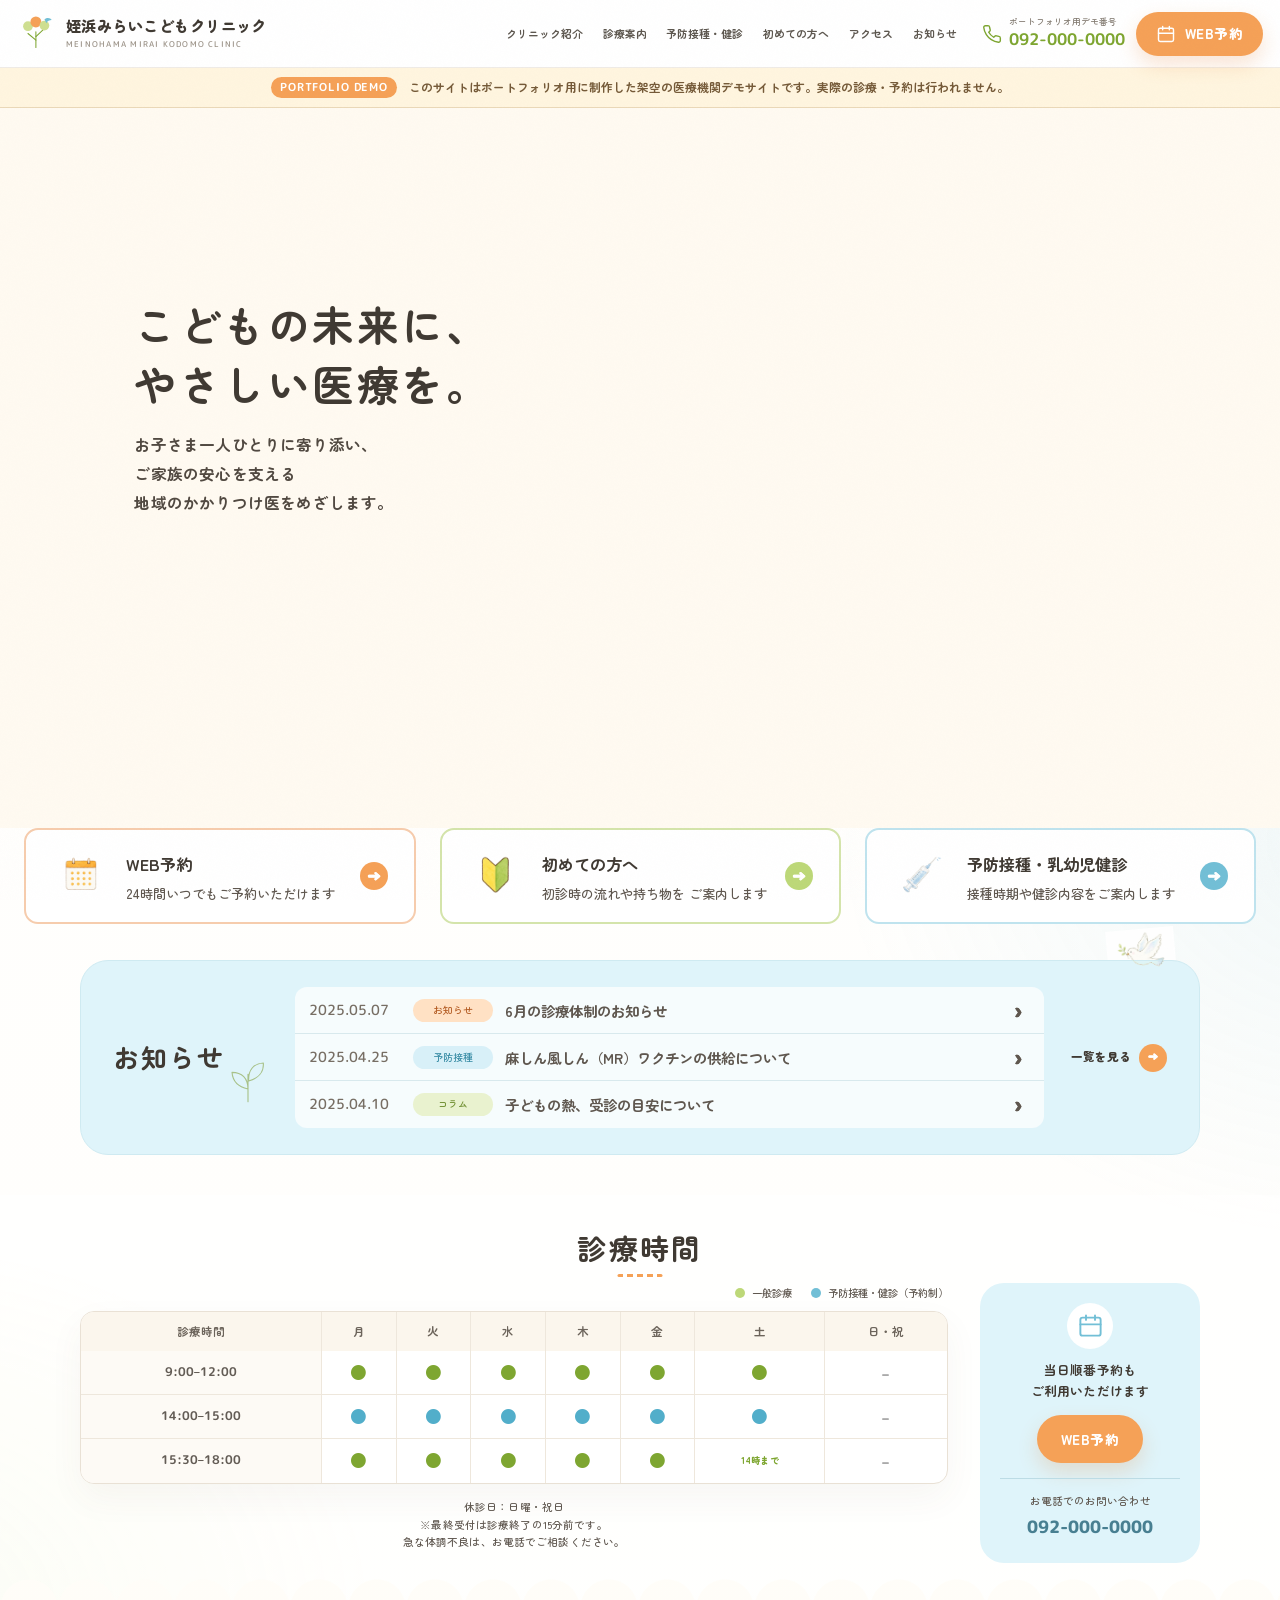
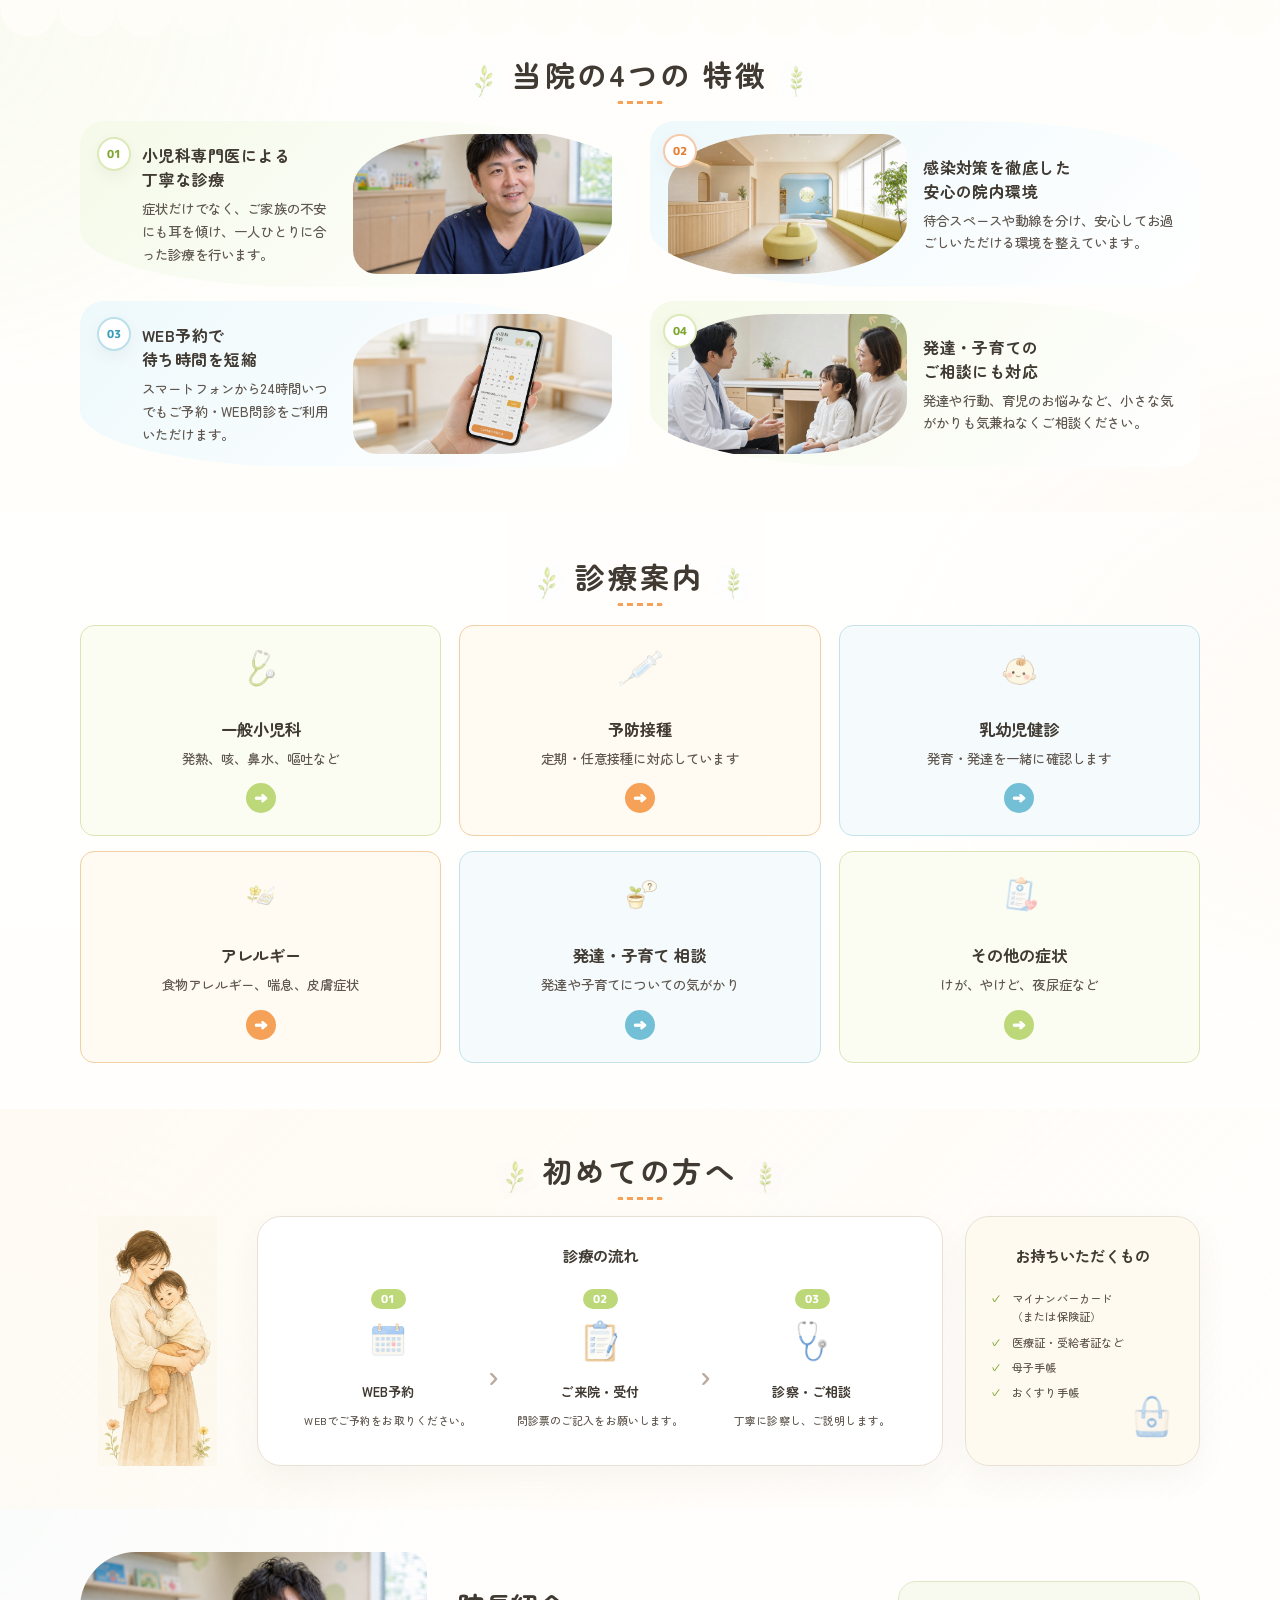
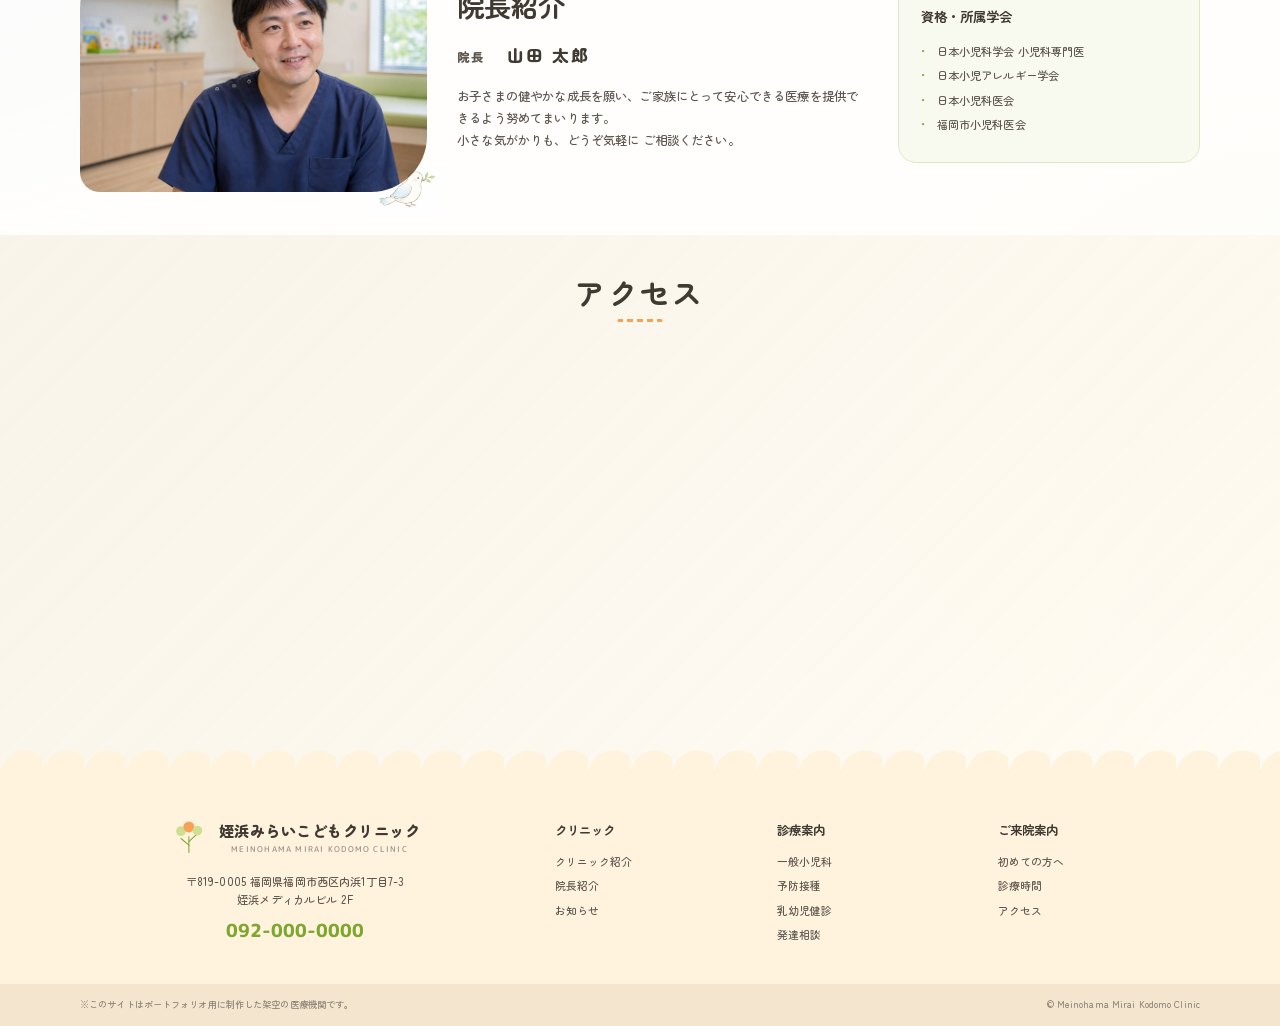
<file: index.html>
<!doctype html>
<html lang="ja">
  <head>
    <meta charset="UTF-8" />
    <meta name="viewport" content="width=device-width, initial-scale=1.0" />
    <meta
      name="description"
      content="姪浜みらいこどもクリニックは、こどもの未来とご家族の安心に寄り添う福岡市西区姪浜の小児科です。"
    />
    <meta name="theme-color" content="#fffaf2" />
    <title>姪浜みらいこどもクリニック｜福岡市西区姪浜の小児科</title>
    <link rel="canonical" href="https://kota-web-design.github.io/meinohama-mirai-kids-clinic_demo/" />
    <meta property="og:site_name" content="姪浜みらいこどもクリニック" />
    <meta property="og:type" content="website" />
    <meta property="og:title" content="姪浜みらいこどもクリニック｜福岡市西区姪浜の小児科" />
    <meta
      property="og:description"
      content="こどもの未来とご家族の安心に寄り添う、福岡市西区姪浜の小児科デモサイトです。"
    />
    <meta property="og:url" content="https://kota-web-design.github.io/meinohama-mirai-kids-clinic_demo/" />
    <meta
      property="og:image"
      content="https://kota-web-design.github.io/meinohama-mirai-kids-clinic_demo/img/ogp-20260710.png"
    />
    <meta property="og:image:width" content="1200" />
    <meta property="og:image:height" content="630" />
    <meta property="og:locale" content="ja_JP" />
    <meta name="twitter:card" content="summary_large_image" />
    <meta name="twitter:title" content="姪浜みらいこどもクリニック｜福岡市西区姪浜の小児科" />
    <meta
      name="twitter:description"
      content="こどもの未来とご家族の安心に寄り添う、福岡市西区姪浜の小児科デモサイトです。"
    />
    <meta
      name="twitter:image"
      content="https://kota-web-design.github.io/meinohama-mirai-kids-clinic_demo/img/ogp-20260710.png"
    />
    <link rel="icon" href="favicon.svg" type="image/svg+xml" />
    <link rel="apple-touch-icon" href="apple-touch-icon.png" />
    <link rel="preload" as="image" href="img/top-hero.jpg" media="(min-width: 621px)" />
    <link rel="preload" as="image" href="img/top-hero_sp.jpg" media="(max-width: 620px)" />
    <link rel="preconnect" href="https://fonts.googleapis.com" />
    <link rel="preconnect" href="https://fonts.gstatic.com" crossorigin />
    <link
      href="https://fonts.googleapis.com/css2?family=M+PLUS+Rounded+1c:wght@400;500;700;800&family=Zen+Maru+Gothic:wght@400;500;700&display=swap"
      rel="stylesheet"
    />
    <link rel="stylesheet" href="style.css" />
    <script src="script.js" defer></script>
  </head>
  <body>
    <!-- Header / Global navigation -->
    <header class="site-header" id="top">
      <div class="header-inner">
        <a class="logo" href="#top" aria-label="姪浜みらいこどもクリニック トップへ">
          <svg class="logo-mark" viewBox="0 0 64 64" aria-hidden="true">
            <path d="M31 55V29" />
            <path d="M31 43 18 32M31 37l13-12" />
            <circle cx="18" cy="20" r="8" />
            <circle cx="31" cy="13" r="9" />
            <circle cx="45" cy="19" r="8" />
            <path class="bird" d="M45 9c5-4 10-2 12 1-4 0-7 2-9 5-1-3-2-4-3-6Z" />
          </svg>
          <span>
            <strong>姪浜みらいこどもクリニック</strong>
            <small>MEINOHAMA MIRAI KODOMO CLINIC</small>
          </span>
        </a>

        <nav class="global-nav" id="globalNav" aria-label="メインナビゲーション">
          <a href="about.html">クリニック紹介</a>
          <a href="medical.html">診療案内</a>
          <a href="vaccination.html">予防接種・健診</a>
          <a href="first.html">初めての方へ</a>
          <a href="access.html">アクセス</a>
          <a href="news.html">お知らせ</a>
        </nav>

        <div class="header-actions">
          <a class="header-phone" href="tel:0920000000" aria-label="092-000-0000に電話する">
            <svg viewBox="0 0 24 24" aria-hidden="true">
              <path
                d="M22 16.92v3a2 2 0 0 1-2.18 2 19.8 19.8 0 0 1-8.63-3.07 19.5 19.5 0 0 1-6-6A19.8 19.8 0 0 1 2.12 4.18 2 2 0 0 1 4.11 2h3a2 2 0 0 1 2 1.72c.13.96.36 1.9.68 2.8a2 2 0 0 1-.45 2.11L8.07 9.9a16 16 0 0 0 6 6l1.27-1.27a2 2 0 0 1 2.11-.45c.9.32 1.84.55 2.8.68A2 2 0 0 1 22 16.92Z"
              />
            </svg>
            <span>
              <small>ポートフォリオ用デモ番号</small>
              <strong>092-000-0000</strong>
            </span>
          </a>
          <button class="booking-button js-booking" type="button">
            <svg viewBox="0 0 24 24" aria-hidden="true">
              <rect x="3" y="5" width="18" height="16" rx="2" />
              <path d="M16 3v4M8 3v4M3 11h18" />
            </svg>
            WEB予約
          </button>
          <button class="menu-button menu-button-inline" type="button" aria-hidden="true" tabindex="-1">
            <span></span>
            <span></span>
            <span></span>
          </button>
        </div>
      </div>
    </header>

    <!-- Mobile menu trigger -->
    <button
      class="menu-button mobile-menu-button"
      id="menuButton"
      type="button"
      aria-label="メニューを開く"
      aria-controls="globalNav"
      aria-expanded="false"
    >
      <span></span>
      <span></span>
      <span></span>
    </button>

    <main>
      <!-- First view -->
      <section class="hero">
        <picture class="hero-art" aria-hidden="true">
          <source media="(max-width: 620px)" srcset="img/top-hero_sp.jpg" />
          <img src="img/top-hero.jpg" alt="" width="1672" height="941" decoding="async" fetchpriority="high" />
        </picture>
        <div class="hero-copy reveal">
          <h1>
            <span>こどもの未来に、</span>
            <span>やさしい医療を。</span>
          </h1>
          <p class="hero-lead">
            お子さま一人ひとりに寄り添い、
            <br />
            ご家族の安心を支える
            <br />
            地域のかかりつけ医をめざします。
          </p>
        </div>
      </section>

      <!-- Quick action links -->
      <section class="quick-links section-shell" aria-label="受診案内のショートカット">
        <button class="quick-card quick-orange js-booking reveal" type="button">
          <span class="quick-icon"><img src="icons/web/quick-booking.png" alt="" width="256" height="256" /></span>
          <span>
            <strong>WEB予約</strong>
            <small>24時間いつでもご予約いただけます</small>
          </span>
          <i>→</i>
        </button>
        <a class="quick-card quick-green reveal" href="first.html">
          <span class="quick-icon"><img src="icons/web/quick-first-visit.png" alt="" width="256" height="256" /></span>
          <span>
            <strong>初めての方へ</strong>
            <small>
              初診時の流れや持ち物を
              <br class="sp-only" />
              ご案内します
            </small>
          </span>
          <i>→</i>
        </a>
        <a class="quick-card quick-blue reveal" href="vaccination.html">
          <span class="quick-icon"><img src="icons/web/quick-vaccination.png" alt="" width="256" height="256" /></span>
          <span>
            <strong>予防接種・乳幼児健診</strong>
            <small>接種時期や健診内容をご案内します</small>
          </span>
          <i>→</i>
        </a>
      </section>

      <!-- News summary -->
      <section class="news section-pad" id="news">
        <div class="container news-box reveal">
          <img class="news-bird" src="icons/deco-bird-flying.jpg" alt="" width="180" height="120" aria-hidden="true" />
          <div class="news-heading">
            <p class="section-en">INFORMATION</p>
            <h2>お知らせ</h2>
            <svg viewBox="0 0 60 70" aria-hidden="true">
              <path d="M30 67V26M30 48c-15-3-23-12-24-25 15 0 24 9 24 25ZM31 36c15-4 23-14 22-27-15 1-23 11-22 27Z" />
            </svg>
          </div>
          <div class="news-list">
            <a href="news.html#news-20250507">
              <time datetime="2025-05-07">2025.05.07</time>
              <span class="tag tag-orange">お知らせ</span>
              <strong>6月の診療体制のお知らせ</strong>
              <i>›</i>
            </a>
            <a href="news.html#news-20250425">
              <time datetime="2025-04-25">2025.04.25</time>
              <span class="tag tag-blue">予防接種</span>
              <strong>麻しん風しん（MR）ワクチンの供給について</strong>
              <i>›</i>
            </a>
            <a href="news.html#news-20250410">
              <time datetime="2025-04-10">2025.04.10</time>
              <span class="tag tag-green">コラム</span>
              <strong>子どもの熱、受診の目安について</strong>
              <i>›</i>
            </a>
          </div>
          <a class="text-link" href="news.html">
            一覧を見る
            <span>→</span>
          </a>
        </div>
      </section>

      <!-- Consultation hours -->
      <section class="schedule section-pad" id="schedule">
        <div class="container">
          <div class="section-title schedule-title reveal">
            <p class="section-en">CONSULTATION HOURS</p>
            <h2>診療時間</h2>
            <p>一般診療は当日の順番予約、予防接種・健診は<br class="sp-only" />時間予約で受け付けています。</p>
          </div>
          <div class="schedule-layout">
            <div class="schedule-table-wrap reveal">
              <div class="schedule-legend">
                <span>
                  <i class="dot dot-green"></i>
                  一般診療
                </span>
                <span>
                  <i class="dot dot-blue"></i>
                  予防接種・健診（予約制）
                </span>
              </div>
              <table class="schedule-table">
                <thead>
                  <tr>
                    <th>診療時間</th>
                    <th>月</th>
                    <th>火</th>
                    <th>水</th>
                    <th>木</th>
                    <th>金</th>
                    <th>土</th>
                    <th>日・祝</th>
                  </tr>
                </thead>
                <tbody>
                  <tr>
                    <th>9:00–12:00</th>
                    <td>●</td>
                    <td>●</td>
                    <td>●</td>
                    <td>●</td>
                    <td>●</td>
                    <td>●</td>
                    <td>–</td>
                  </tr>
                  <tr class="vaccine-row">
                    <th>14:00–15:00</th>
                    <td>●</td>
                    <td>●</td>
                    <td>●</td>
                    <td>●</td>
                    <td>●</td>
                    <td>●</td>
                    <td>–</td>
                  </tr>
                  <tr>
                    <th>15:30–18:00</th>
                    <td>●</td>
                    <td>●</td>
                    <td>●</td>
                    <td>●</td>
                    <td>●</td>
                    <td><small>14時まで</small></td>
                    <td>–</td>
                  </tr>
                </tbody>
              </table>
              <p class="schedule-note">
                休診日：日曜・祝日
                <br />
                ※最終受付は診療終了の15分前です。<br>
                急な体調不良は、お電話でご相談ください。
              </p>
            </div>
            <aside class="reservation-card reveal">
              <span class="round-icon">
                <svg viewBox="0 0 24 24">
                  <rect x="3" y="5" width="18" height="16" rx="2" />
                  <path d="M16 3v4M8 3v4M3 11h18" />
                </svg>
              </span>
              <p>
                当日順番予約も
                <br />
                ご利用いただけます
              </p>
              <button class="button button-orange js-booking" type="button">WEB予約</button>
              <hr />
              <small>お電話でのお問い合わせ</small>
              <a href="tel:0920000000">092-000-0000</a>
            </aside>
          </div>
        </div>
      </section>

      <!-- Clinic features -->
      <section class="features section-pad" id="about">
        <div class="cloud-top" aria-hidden="true"></div>
        <div class="container">
          <div class="section-title is-decorated reveal">
            <p class="section-en">OUR FEATURES</p>
            <h2>
              当院の4つの
              <br class="sp-only" />
              特徴
            </h2>
            <p>お子さまとご家族が、いつでも安心して頼れるクリニックへ。</p>
          </div>
          <div class="feature-grid">
            <article class="feature-card reveal">
              <span class="feature-number">01</span>
              <div class="feature-image feature-doctor"></div>
              <div>
                <h3>
                  小児科専門医による
                  <br />
                  丁寧な診療
                </h3>
                <p>症状だけでなく、ご家族の不安にも耳を傾け、一人ひとりに合った診療を行います。</p>
              </div>
            </article>
            <article class="feature-card reveal">
              <span class="feature-number orange">02</span>
              <div class="feature-image feature-interior"></div>
              <div>
                <h3>
                  感染対策を徹底した
                  <br />
                  安心の院内環境
                </h3>
                <p>待合スペースや動線を分け、安心してお過ごしいただける環境を整えています。</p>
              </div>
            </article>
            <article class="feature-card reveal">
              <span class="feature-number blue">03</span>
              <div class="feature-image feature-phone"></div>
              <div>
                <h3>
                  WEB予約で
                  <br />
                  待ち時間を短縮
                </h3>
                <p>スマートフォンから24時間いつでもご予約・WEB問診をご利用いただけます。</p>
              </div>
            </article>
            <article class="feature-card reveal">
              <span class="feature-number">04</span>
              <div class="feature-image feature-consultation"></div>
              <div>
                <h3>
                  発達・子育ての
                  <br />
                  ご相談にも対応
                </h3>
                <p>発達や行動、育児のお悩みなど、小さな気がかりも気兼ねなくご相談ください。</p>
              </div>
            </article>
          </div>
        </div>
      </section>

      <!-- Medical services -->
      <section class="medical section-pad" id="medical">
        <div class="container">
          <div class="section-title is-decorated reveal">
            <p class="section-en">MEDICAL SERVICES</p>
            <h2>診療案内</h2>
            <p>お子さまの健やかな成長を、さまざまな角度から支えます。</p>
          </div>
          <div class="service-grid">
            <a class="service-card reveal" href="medical.html#general">
              <span class="service-icon">
                <img src="icons/web/medical-general.png" alt="" width="256" height="256" />
              </span>
              <h3>一般小児科</h3>
              <p>発熱、咳、鼻水、嘔吐など</p>
              <i>→</i>
            </a>
            <a class="service-card reveal" id="vaccination" href="vaccination.html#vaccine">
              <span class="service-icon">
                <img src="icons/web/medical-vaccination.png" alt="" width="256" height="256" />
              </span>
              <h3>予防接種</h3>
              <p>定期・任意接種に対応しています</p>
              <i>→</i>
            </a>
            <a class="service-card reveal" href="vaccination.html#checkup">
              <span class="service-icon">
                <img src="icons/web/medical-checkup.png" alt="" width="256" height="256" />
              </span>
              <h3>乳幼児健診</h3>
              <p>発育・発達を一緒に確認します</p>
              <i>→</i>
            </a>
            <a class="service-card reveal" href="medical.html#allergy">
              <span class="service-icon">
                <img src="icons/web/medical-allergy.png" alt="" width="256" height="256" />
              </span>
              <h3>アレルギー</h3>
              <p>食物アレルギー、喘息、皮膚症状</p>
              <i>→</i>
            </a>
            <a class="service-card reveal" href="medical.html#development">
              <span class="service-icon">
                <img src="icons/web/medical-development.png" alt="" width="256" height="256" />
              </span>
              <h3>
                発達・子育て
                <br class="sp-only" />
                相談
              </h3>
              <p>発達や子育てについての気がかり</p>
              <i>→</i>
            </a>
            <a class="service-card reveal" href="medical.html#other">
              <span class="service-icon">
                <img src="icons/web/medical-other.png" alt="" width="256" height="256" />
              </span>
              <h3>その他の症状</h3>
              <p>けが、やけど、夜尿症など</p>
              <i>→</i>
            </a>
          </div>
        </div>
      </section>

      <!-- First visit guide -->
      <section class="first-visit section-pad" id="first">
        <div class="container">
          <div class="section-title is-decorated reveal">
            <p class="section-en">FIRST VISIT</p>
            <h2>初めての方へ</h2>
            <p>はじめての受診も、迷わず安心してご来院いただけるように。</p>
          </div>
          <div class="first-layout">
            <div class="parent-illustration reveal" aria-hidden="true">
              <div class="parent-head"></div>
              <div class="child-head"></div>
              <div class="parent-body"></div>
              <span>✿</span>
            </div>
            <div class="visit-flow reveal">
              <h3>診療の流れ</h3>
              <ol>
                <li>
                  <span>01</span>
                  <i><img src="icons/web/flow-booking.png" alt="" width="256" height="256" /></i>
                  <strong>WEB予約</strong>
                  <p>WEBでご予約をお取りください。</p>
                </li>
                <li>
                  <span>02</span>
                  <i><img src="icons/web/flow-reception.png" alt="" width="256" height="256" /></i>
                  <strong>ご来院・受付</strong>
                  <p>問診票のご記入をお願いします。</p>
                </li>
                <li>
                  <span>03</span>
                  <i><img src="icons/web/flow-consultation.png" alt="" width="256" height="256" /></i>
                  <strong>診察・ご相談</strong>
                  <p>丁寧に診察し、ご説明します。</p>
                </li>
              </ol>
            </div>
            <aside class="belongings reveal">
              <h3>お持ちいただくもの</h3>
              <ul>
                <li>マイナンバーカード（または保険証）</li>
                <li>医療証・受給者証など</li>
                <li>母子手帳</li>
                <li>おくすり手帳</li>
              </ul>
              <img class="bag" src="icons/web/visit-bag.png" alt="" width="256" height="256" aria-hidden="true" />
            </aside>
          </div>
        </div>
      </section>

      <!-- Doctor greeting -->
      <section class="doctor section-pad">
        <div class="container doctor-card reveal">
          <img
            class="doctor-bird"
            src="icons/deco-bird-perched.jpg"
            alt=""
            width="180"
            height="120"
            aria-hidden="true"
          />
          <div class="doctor-photo" role="img" aria-label="院長 山田太郎のイメージ"></div>
          <div class="doctor-message">
            <p class="section-en">GREETING</p>
            <h2>院長紹介</h2>
            <p class="doctor-name">
              <small>院長</small>
              山田 太郎
            </p>
            <p>
              お子さまの健やかな成長を願い、<br class="sp-only" />ご家族にとって安心できる医療を<br class="sp-only" />提供できるよう努めてまいります。<br>
              小さな気がかりも、どうぞ気軽に<br class="sp-only" />
              ご相談ください。
            </p>
            <a class="text-button" href="about.html#doctor">
              院長・クリニックについて
              <span>→</span>
            </a>
          </div>
          <div class="credentials">
            <h3>資格・所属学会</h3>
            <ul>
              <li>日本小児科学会 小児科専門医</li>
              <li>日本小児アレルギー学会</li>
              <li>日本小児科医会</li>
              <li>福岡市小児科医会</li>
            </ul>
          </div>
        </div>
      </section>

      <!-- Access summary -->
      <section class="access section-pad" id="access">
        <div class="container">
          <div class="section-title reveal">
            <p class="section-en">ACCESS</p>
            <h2>アクセス</h2>
          </div>
          <div class="access-card reveal">
            <div class="map-art" role="img" aria-label="ポートフォリオ用の架空地図">
              <span class="rail"></span>
              <span class="road road-one"></span>
              <span class="road road-two"></span>
              <span class="map-station">姪浜駅</span>
              <span class="map-school">小学校</span>
              <span class="map-park">公園</span>
              <span class="map-pin">
                <i></i>
                <span>
                  デモクリニック
                  <br />
                  <small>架空住所</small>
                </span>
              </span>
            </div>
            <div class="access-info">
              <h3>
                姪浜みらい
                <br class="sp-only" />
                こどもクリニック
              </h3>
              <dl>
                <div>
                  <dt>住所</dt>
                  <dd>
                    〒819-0005
                    <br />
                    福岡県福岡市西区内浜1丁目7-3
                    <br />
                    姪浜メディカルビル 2F
                  </dd>
                </div>
                <div>
                  <dt>電車</dt>
                  <dd>地下鉄空港線「姪浜駅」より徒歩5分</dd>
                </div>
                <div>
                  <dt>お車</dt>
                  <dd>専用駐車場 8台完備</dd>
                </div>
              </dl>
              <p class="demo-map-note">
                ※住所・地図はポートフォリオ用の架空設定です。実在の医療機関・施設とは関係ありません。
              </p>
              <div class="access-buttons">
                <span class="button button-outline demo-map-disabled" aria-disabled="true">Google Map（デモ）</span>
                <button class="button button-orange js-booking" type="button">WEB予約</button>
              </div>
            </div>
          </div>
        </div>
      </section>
    </main>

    <!-- Footer -->
    <footer class="site-footer">
      <div class="footer-wave" aria-hidden="true"></div>
      <div class="container footer-main">
        <div class="footer-clinic">
          <a class="logo footer-logo" href="#top">
            <svg class="logo-mark" viewBox="0 0 64 64" aria-hidden="true">
              <path d="M31 55V29" />
              <path d="M31 43 18 32M31 37l13-12" />
              <circle cx="18" cy="20" r="8" />
              <circle cx="31" cy="13" r="9" />
              <circle cx="45" cy="19" r="8" />
            </svg>
            <span>
              <strong>姪浜みらいこどもクリニック</strong>
              <small>MEINOHAMA MIRAI KODOMO CLINIC</small>
            </span>
          </a>
          <p>
            〒819-0005 福岡県福岡市西区内浜1丁目7-3
            <br />
            姪浜メディカルビル 2F
          </p>
          <a class="footer-phone" href="tel:0920000000">092-000-0000</a>
        </div>
        <div class="footer-nav">
          <div>
            <h3>クリニック</h3>
            <a href="about.html">クリニック紹介</a>
            <a href="about.html#doctor">院長紹介</a>
            <a href="news.html">お知らせ</a>
          </div>
          <div>
            <h3>診療案内</h3>
            <a href="medical.html#general">一般小児科</a>
            <a href="vaccination.html#vaccine">予防接種</a>
            <a href="vaccination.html#checkup">乳幼児健診</a>
            <a href="medical.html#development">発達相談</a>
          </div>
          <div>
            <h3>ご来院案内</h3>
            <a href="first.html">初めての方へ</a>
            <a href="#schedule">診療時間</a>
            <a href="access.html">アクセス</a>
          </div>
        </div>
        <div class="footer-booking">
          <p>
            24時間いつでも
            <br />
            ご予約いただけます
          </p>
          <button class="button button-orange js-booking" type="button">WEB予約</button>
        </div>
      </div>
      <div class="footer-bottom">
        <p>※このサイトはポートフォリオ用に制作した架空の医療機関です。</p>
        <p>© Meinohama Mirai Kodomo Clinic</p>
      </div>
    </footer>

    <!-- Fixed mobile CTA -->
    <div class="mobile-actions" aria-label="お問い合わせ">
      <a href="tel:0920000000">
        <svg viewBox="0 0 24 24">
          <path
            d="M22 16.92v3a2 2 0 0 1-2.18 2 19.8 19.8 0 0 1-8.63-3.07 19.5 19.5 0 0 1-6-6A19.8 19.8 0 0 1 2.12 4.18 2 2 0 0 1 4.11 2h3a2 2 0 0 1 2 1.72"
          />
        </svg>
        デモ電話
      </a>
      <button class="js-booking" type="button">
        <svg viewBox="0 0 24 24">
          <rect x="3" y="5" width="18" height="16" rx="2" />
          <path d="M16 3v4M8 3v4M3 11h18" />
        </svg>
        WEB予約
      </button>
    </div>

    <!-- Booking demo modal -->
    <dialog class="booking-modal" id="bookingModal">
      <button class="modal-close" id="modalClose" type="button" aria-label="閉じる">×</button>
      <span class="modal-icon">
        <svg viewBox="0 0 24 24">
          <rect x="3" y="5" width="18" height="16" rx="2" />
          <path d="M16 3v4M8 3v4M3 11h18" />
        </svg>
      </span>
      <p class="section-en">ONLINE RESERVATION</p>
      <h2>WEB予約</h2>
      <p>
        こちらはポートフォリオ用のデモサイトです。
        <br />
        実際の予約は行われません。
      </p>
      <button class="button button-orange" id="demoReserve" type="button">予約画面を体験する</button>
    </dialog>
  </body>
</html>
</file>
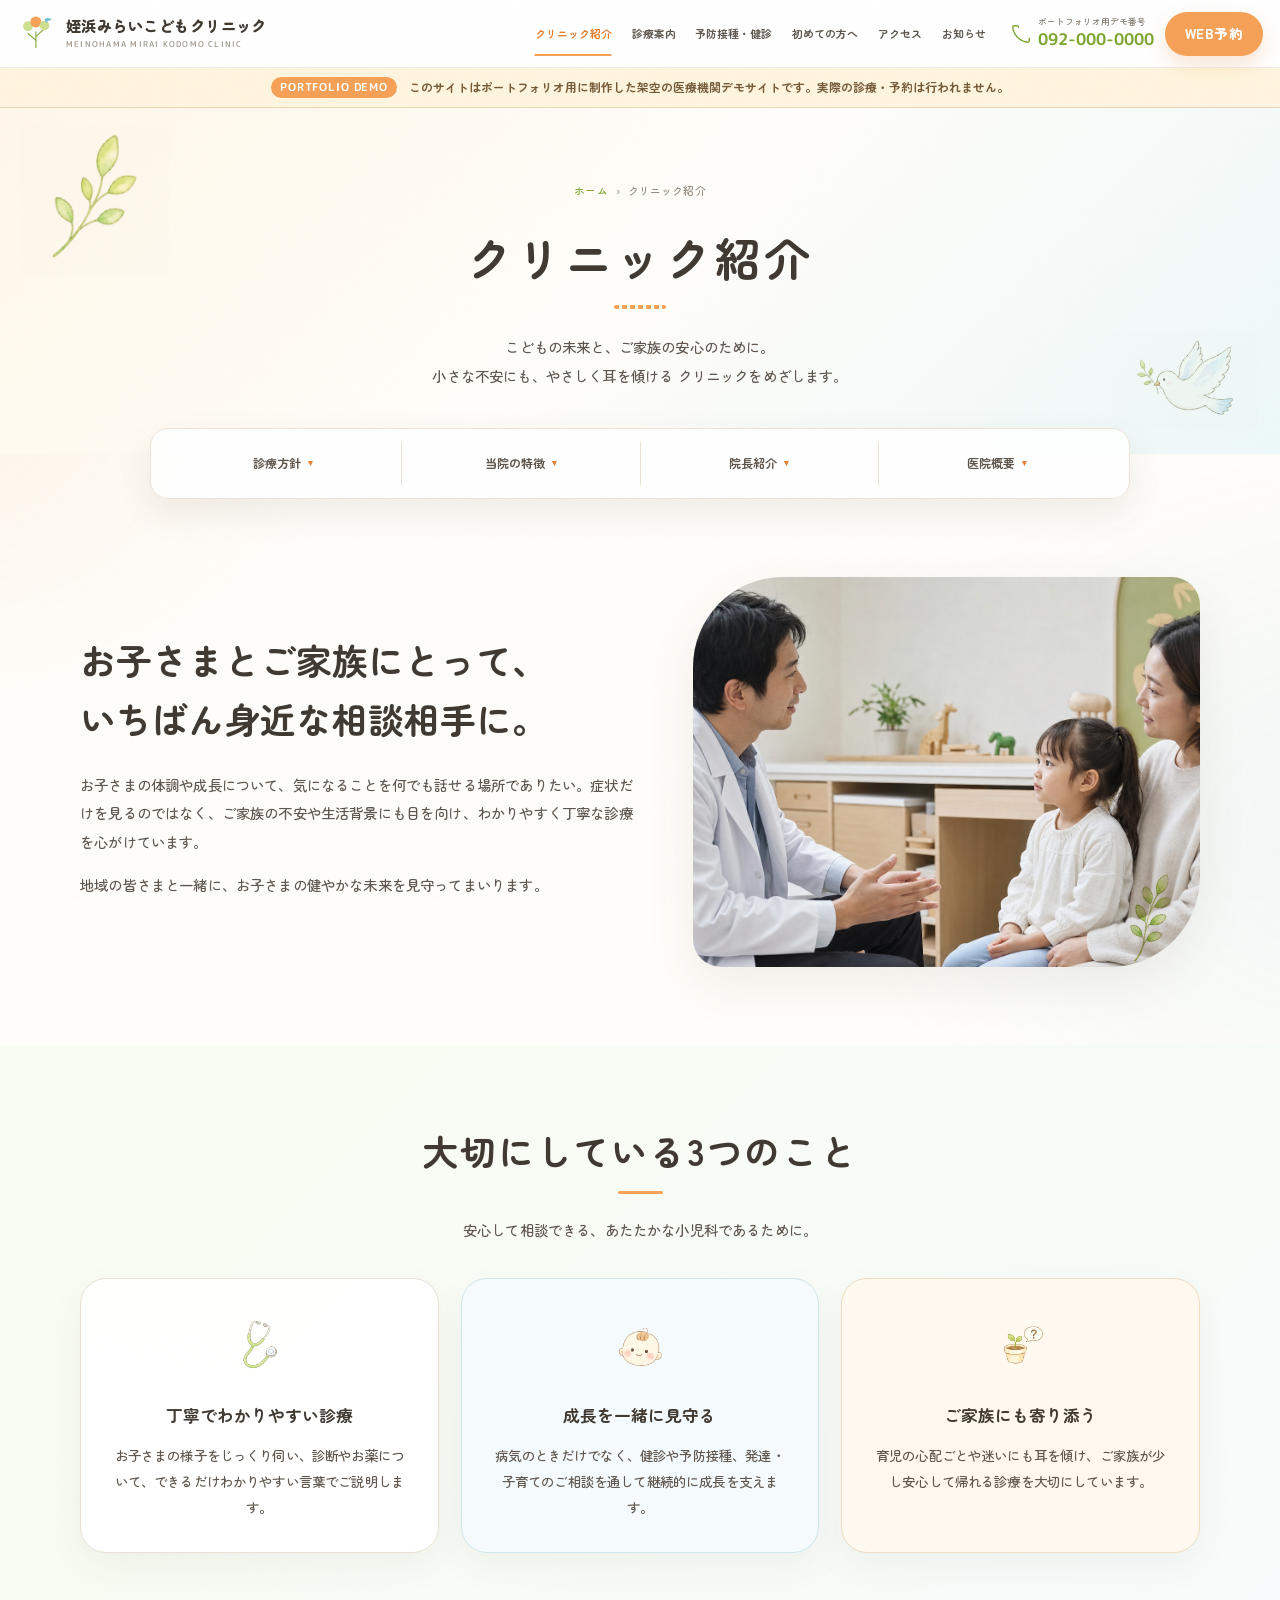
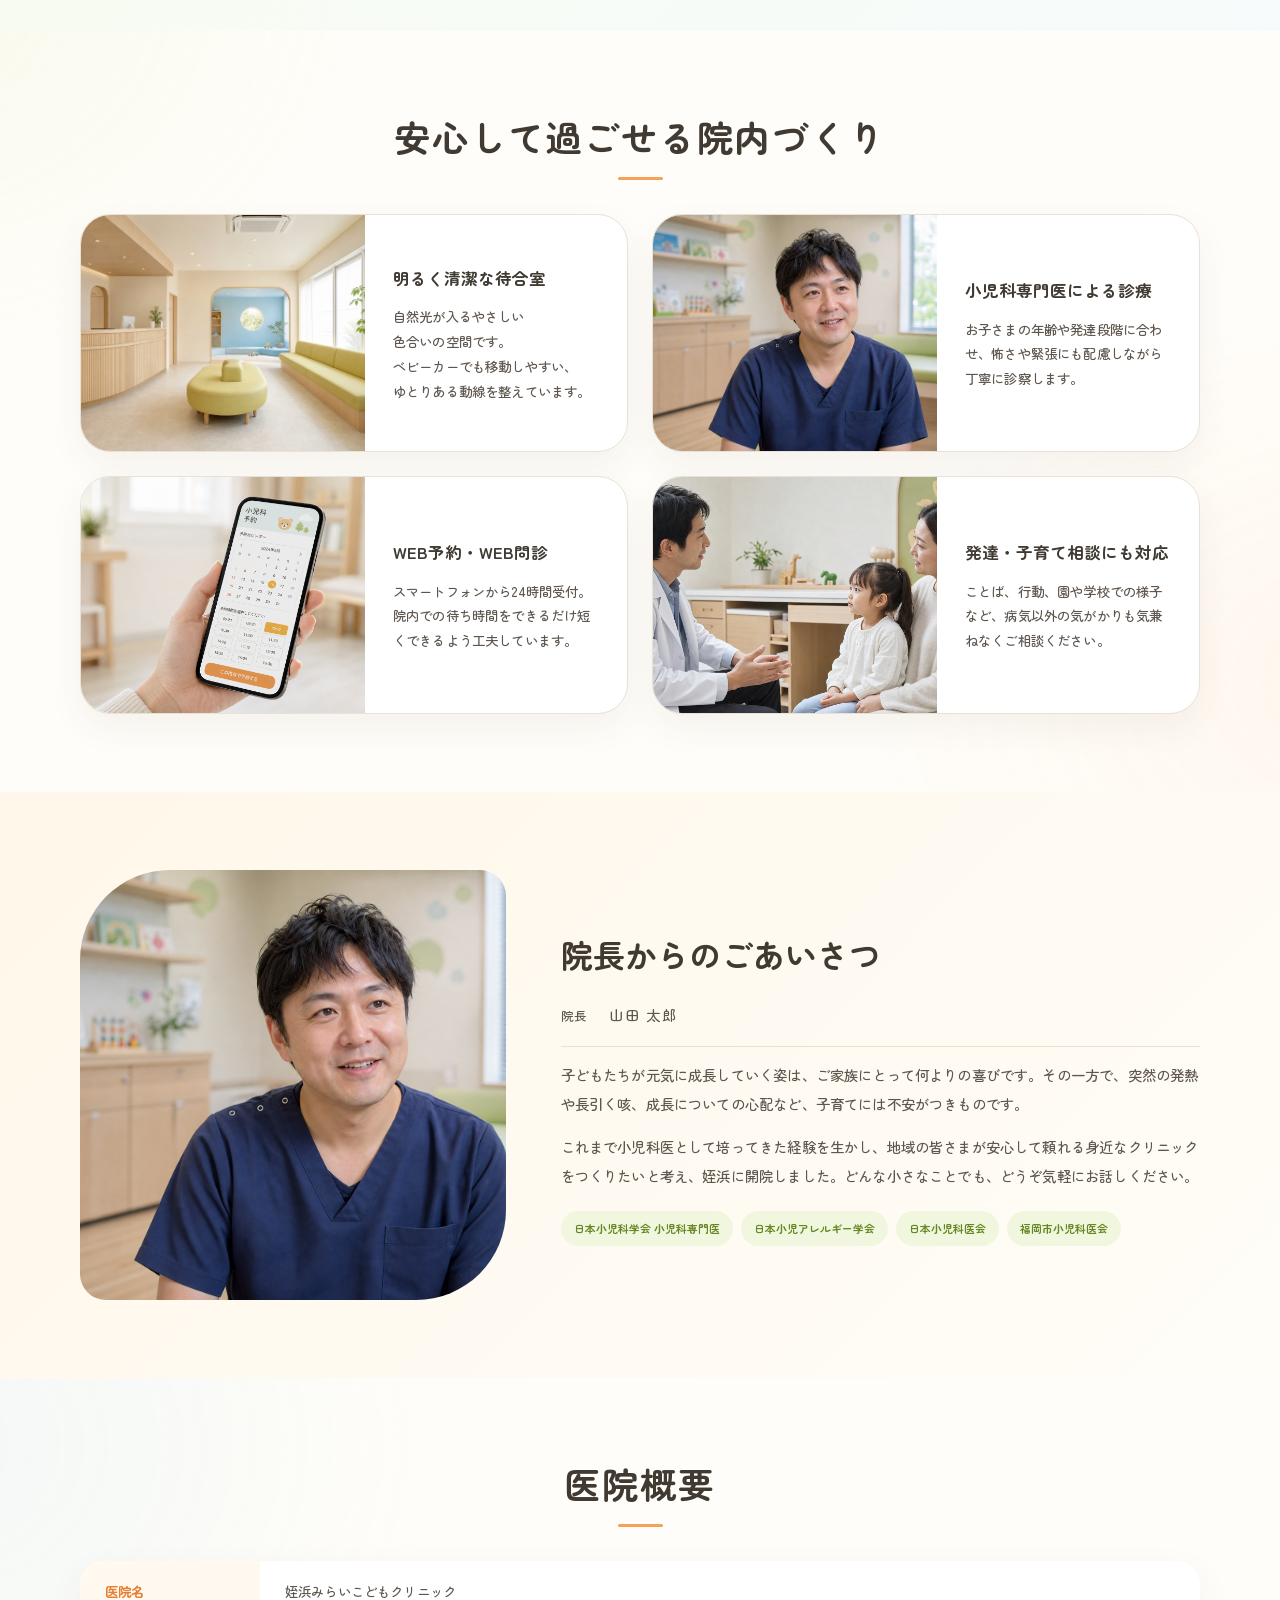
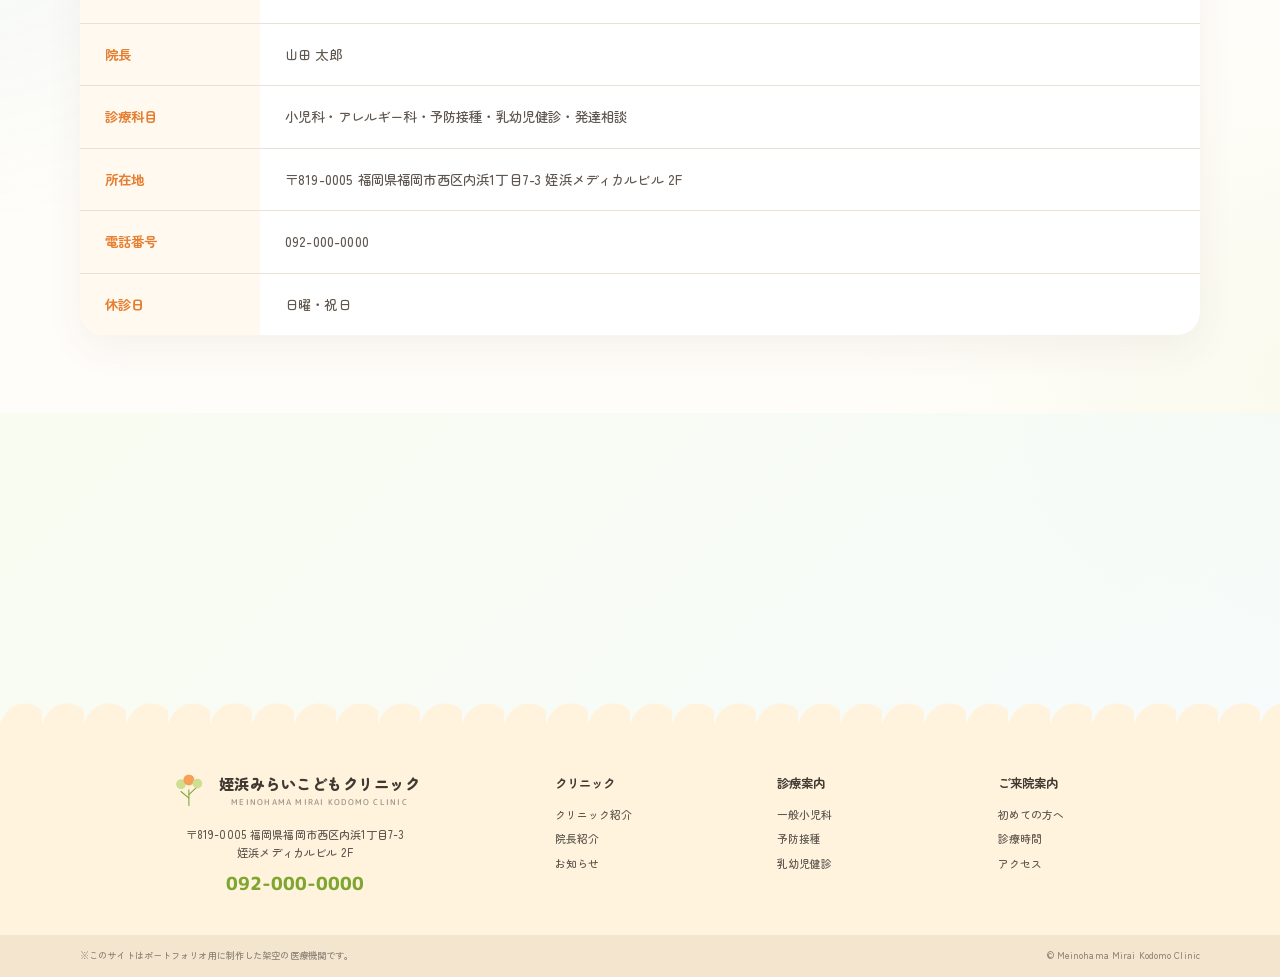
<file: about.html>
<!doctype html>
<html lang="ja">
  <head>
    <meta charset="UTF-8" />
    <meta name="viewport" content="width=device-width, initial-scale=1.0" />
    <meta name="description" content="姪浜みらいこどもクリニックの診療方針、院内設備、院長をご紹介します。" />
    <meta name="theme-color" content="#fffaf2" />
    <title>クリニック紹介｜姪浜みらいこどもクリニック</title>
    <link rel="canonical" href="https://kota-web-design.github.io/meinohama-mirai-kids-clinic_demo/about.html" />
    <meta property="og:site_name" content="姪浜みらいこどもクリニック" />
    <meta property="og:type" content="website" />
    <meta property="og:title" content="クリニック紹介｜姪浜みらいこどもクリニック" />
    <meta property="og:description" content="姪浜みらいこどもクリニックの診療方針、院内設備、院長をご紹介します。" />
    <meta property="og:url" content="https://kota-web-design.github.io/meinohama-mirai-kids-clinic_demo/about.html" />
    <meta
      property="og:image"
      content="https://kota-web-design.github.io/meinohama-mirai-kids-clinic_demo/img/ogp-20260710.png"
    />
    <meta property="og:image:width" content="1200" />
    <meta property="og:image:height" content="630" />
    <meta property="og:locale" content="ja_JP" />
    <meta name="twitter:card" content="summary_large_image" />
    <meta name="twitter:title" content="クリニック紹介｜姪浜みらいこどもクリニック" />
    <meta name="twitter:description" content="姪浜みらいこどもクリニックの診療方針、院内設備、院長をご紹介します。" />
    <meta
      name="twitter:image"
      content="https://kota-web-design.github.io/meinohama-mirai-kids-clinic_demo/img/ogp-20260710.png"
    />
    <link rel="icon" href="favicon.svg" type="image/svg+xml" />
    <link rel="apple-touch-icon" href="apple-touch-icon.png" />
    <link rel="preconnect" href="https://fonts.googleapis.com" />
    <link rel="preconnect" href="https://fonts.gstatic.com" crossorigin />
    <link
      href="https://fonts.googleapis.com/css2?family=M+PLUS+Rounded+1c:wght@400;500;700;800&family=Zen+Maru+Gothic:wght@400;500;700&display=swap"
      rel="stylesheet"
    />
    <link rel="stylesheet" href="style.css" />
    <script src="script.js" defer></script>
  </head>
  <body class="subpage page-about">
    <!-- Header / Global navigation -->
    <header class="site-header" id="top">
      <div class="header-inner">
        <a class="logo" href="index.html" aria-label="トップページへ">
          <svg class="logo-mark" viewBox="0 0 64 64" aria-hidden="true">
            <path d="M31 55V29" />
            <path d="M31 43 18 32M31 37l13-12" />
            <circle cx="18" cy="20" r="8" />
            <circle cx="31" cy="13" r="9" />
            <circle cx="45" cy="19" r="8" />
            <path class="bird" d="M45 9c5-4 10-2 12 1-4 0-7 2-9 5-1-3-2-4-3-6Z" />
          </svg>
          <span>
            <strong>姪浜みらいこどもクリニック</strong>
            <small>MEINOHAMA MIRAI KODOMO CLINIC</small>
          </span>
        </a>
        <nav class="global-nav" id="globalNav" aria-label="メインナビゲーション">
          <a href="about.html" aria-current="page">クリニック紹介</a>
          <a href="medical.html">診療案内</a>
          <a href="vaccination.html">予防接種・健診</a>
          <a href="first.html">初めての方へ</a>
          <a href="access.html">アクセス</a>
          <a href="news.html">お知らせ</a>
        </nav>
        <div class="header-actions">
          <a class="header-phone" href="tel:0920000000">
            <svg viewBox="0 0 24 24">
              <path
                d="M22 16.92v3a2 2 0 0 1-2.18 2 19.8 19.8 0 0 1-8.63-3.07 19.5 19.5 0 0 1-6-6A19.8 19.8 0 0 1 2.12 4.18 2 2 0 0 1 4.11 2h3a2 2 0 0 1 2 1.72"
              />
            </svg>
            <span>
              <small>ポートフォリオ用デモ番号</small>
              <strong>092-000-0000</strong>
            </span>
          </a>
          <button class="booking-button js-booking" type="button">WEB予約</button>
          <button
            class="menu-button"
            id="menuButton"
            type="button"
            aria-label="メニューを開く"
            aria-controls="globalNav"
            aria-expanded="false"
          >
            <span></span>
            <span></span>
            <span></span>
          </button>
        </div>
      </div>
    </header>

    <!-- Mobile menu trigger -->
    <button
      class="menu-button mobile-menu-button"
      type="button"
      aria-label="メニューを開く"
      aria-controls="globalNav"
      aria-expanded="false"
    >
      <span></span>
      <span></span>
      <span></span>
    </button>
    <main class="sub-main">
      <!-- Page hero -->
      <section class="page-hero">
        <div class="page-hero-inner reveal">
          <p class="breadcrumb">
            <a href="index.html">ホーム</a>
            <span>›</span>
            <span>クリニック紹介</span>
          </p>
          <span class="page-hero-icon"><img src="icons/web/medical-development.png" alt="" /></span>
          <h1>クリニック紹介</h1>
          <p class="page-hero-lead">
            こどもの未来と、ご家族の安心のために。
            <br />
            小さな不安にも、やさしく耳を傾ける
            <br class="sp-only" />
            クリニックをめざします。
          </p>
        </div>
      </section>
      <!-- Local section navigation -->
      <nav class="local-nav" aria-label="ページ内メニュー">
        <a href="#philosophy">診療方針</a>
        <a href="#features">当院の特徴</a>
        <a href="#doctor">院長紹介</a>
        <a href="#profile">医院概要</a>
      </nav>

      <!-- Philosophy / lead message -->
      <section class="sub-section" id="philosophy">
        <div class="container intro-grid">
          <div class="intro-copy reveal">
            <p class="section-en">OUR PHILOSOPHY</p>
            <h2>
              お子さまとご家族にとって、
              <br />
              いちばん身近な相談相手に。
            </h2>
            <p>
              お子さまの体調や成長について、気になることを何でも話せる場所でありたい。症状だけを見るのではなく、ご家族の不安や生活背景にも目を向け、わかりやすく丁寧な診療を心がけています。
            </p>
            <p>地域の皆さまと一緒に、お子さまの健やかな未来を見守ってまいります。</p>
          </div>
          <div class="photo-frame reveal"><img src="img/consultation.png" alt="親子に寄り添って診察する様子" /></div>
        </div>
      </section>

      <!-- Three promises -->
      <section class="sub-section is-soft">
        <div class="container">
          <div class="sub-heading reveal">
            <p class="eyebrow">THREE PROMISES</p>
            <h2>大切にしている3つのこと</h2>
            <p>安心して相談できる、あたたかな小児科であるために。</p>
          </div>
          <div class="value-grid">
            <article class="value-card reveal">
              <span class="value-icon"><img src="icons/web/medical-general.png" alt="" /></span>
              <h3>丁寧でわかりやすい診療</h3>
              <p>お子さまの様子をじっくり伺い、診断やお薬について、できるだけわかりやすい言葉でご説明します。</p>
            </article>
            <article class="value-card reveal">
              <span class="value-icon"><img src="icons/web/medical-checkup.png" alt="" /></span>
              <h3>成長を一緒に見守る</h3>
              <p>病気のときだけでなく、健診や予防接種、発達・子育てのご相談を通して継続的に成長を支えます。</p>
            </article>
            <article class="value-card reveal">
              <span class="value-icon"><img src="icons/web/medical-development.png" alt="" /></span>
              <h3>ご家族にも寄り添う</h3>
              <p>育児の心配ごとや迷いにも耳を傾け、ご家族が少し安心して帰れる診療を大切にしています。</p>
            </article>
          </div>
        </div>
      </section>

      <!-- Facility features -->
      <section class="sub-section" id="features">
        <div class="container">
          <div class="sub-heading reveal">
            <p class="eyebrow">OUR FEATURES</p>
            <h2>安心して過ごせる院内づくり</h2>
          </div>
          <div class="facility-grid">
            <article class="facility-card reveal">
              <img src="img/clinic-interior.png" alt="明るく清潔な院内" />
              <div>
                <h3>明るく清潔な待合室</h3>
                <p>
                  自然光が入るやさしい
                  <br class="pc-only" />
                  色合いの空間です。
                  <br class="pc-only" />
                  <br class="sp-only" />
                  ベビーカーでも移動しやすい、
                  <br class="pc-only" />
                  <br class="sp-only" />
                  ゆとりある動線を整えています。
                </p>
              </div>
            </article>
            <article class="facility-card reveal">
              <img src="img/doctor-working.png" alt="丁寧に診察する医師" />
              <div>
                <h3>小児科専門医による診療</h3>
                <p>お子さまの年齢や発達段階に合わせ、怖さや緊張にも配慮しながら丁寧に診察します。</p>
              </div>
            </article>
            <article class="facility-card reveal">
              <img src="img/web-reservation.png" alt="スマートフォンからのWEB予約" />
              <div>
                <h3>WEB予約・WEB問診</h3>
                <p>スマートフォンから24時間受付。院内での待ち時間をできるだけ短くできるよう工夫しています。</p>
              </div>
            </article>
            <article class="facility-card reveal">
              <img src="img/consultation.png" alt="子育てについて相談する親子" />
              <div>
                <h3>発達・子育て相談にも対応</h3>
                <p>ことば、行動、園や学校での様子など、病気以外の気がかりも気兼ねなくご相談ください。</p>
              </div>
            </article>
          </div>
        </div>
      </section>

      <!-- Doctor profile -->
      <section class="sub-section is-cream" id="doctor">
        <div class="container doctor-profile">
          <div class="doctor-profile-photo reveal"><img src="img/doctor-working.png" alt="院長 山田太郎" /></div>
          <div class="doctor-profile-copy reveal">
            <p class="section-en">GREETING</p>
            <h2>院長からのごあいさつ</h2>
            <p class="doctor-name">
              <small>院長</small>
              山田 太郎
            </p>
            <p>
              子どもたちが元気に成長していく姿は、ご家族にとって何よりの喜びです。その一方で、突然の発熱や長引く咳、成長についての心配など、子育てには不安がつきものです。
            </p>
            <p>
              これまで小児科医として培ってきた経験を生かし、地域の皆さまが安心して頼れる身近なクリニックをつくりたいと考え、姪浜に開院しました。どんな小さなことでも、どうぞ気軽にお話しください。
            </p>
            <div class="credential-tags">
              <span>日本小児科学会 小児科専門医</span>
              <span>日本小児アレルギー学会</span>
              <span>日本小児科医会</span>
              <span>福岡市小児科医会</span>
            </div>
          </div>
        </div>
      </section>

      <!-- Clinic profile table -->
      <section class="sub-section" id="profile">
        <div class="container">
          <div class="sub-heading reveal">
            <p class="eyebrow">CLINIC PROFILE</p>
            <h2>医院概要</h2>
          </div>
          <table class="profile-table reveal">
            <tbody>
              <tr>
                <th>医院名</th>
                <td>姪浜みらいこどもクリニック</td>
              </tr>
              <tr>
                <th>院長</th>
                <td>山田 太郎</td>
              </tr>
              <tr>
                <th>診療科目</th>
                <td>小児科・アレルギー科・予防接種・乳幼児健診・発達相談</td>
              </tr>
              <tr>
                <th>所在地</th>
                <td>〒819-0005 福岡県福岡市西区内浜1丁目7-3 姪浜メディカルビル 2F</td>
              </tr>
              <tr>
                <th>電話番号</th>
                <td><a href="tel:0920000000">092-000-0000</a></td>
              </tr>
              <tr>
                <th>休診日</th>
                <td>日曜・祝日</td>
              </tr>
            </tbody>
          </table>
        </div>
      </section>

      <!-- Contact CTA -->
      <section class="sub-section is-soft">
        <div class="container">
          <div class="cta-band reveal">
            <div>
              <h2>
                受診について迷ったときも、
                <br class="sp-only" />
                ご相談ください
              </h2>
              <p>急な体調不良や受診のタイミングなど、お電話でもご案内しています。</p>
            </div>
            <div class="cta-actions">
              <a class="button button-outline" href="tel:0920000000">電話で相談</a>
              <button class="button button-orange js-booking" type="button">WEB予約</button>
            </div>
          </div>
        </div>
      </section>
    </main>

    <!-- Footer -->
    <footer class="site-footer">
      <div class="footer-wave" aria-hidden="true"></div>
      <div class="container footer-main">
        <div class="footer-clinic">
          <a class="logo footer-logo" href="index.html">
            <svg class="logo-mark" viewBox="0 0 64 64">
              <path d="M31 55V29" />
              <path d="M31 43 18 32M31 37l13-12" />
              <circle cx="18" cy="20" r="8" />
              <circle cx="31" cy="13" r="9" />
              <circle cx="45" cy="19" r="8" />
            </svg>
            <span>
              <strong>姪浜みらいこどもクリニック</strong>
              <small>MEINOHAMA MIRAI KODOMO CLINIC</small>
            </span>
          </a>
          <p>
            〒819-0005 福岡県福岡市西区内浜1丁目7-3
            <br />
            姪浜メディカルビル 2F
          </p>
          <a class="footer-phone" href="tel:0920000000">092-000-0000</a>
        </div>
        <div class="footer-nav">
          <div>
            <h3>クリニック</h3>
            <a href="about.html">クリニック紹介</a>
            <a href="about.html#doctor">院長紹介</a>
            <a href="news.html">お知らせ</a>
          </div>
          <div>
            <h3>診療案内</h3>
            <a href="medical.html">一般小児科</a>
            <a href="vaccination.html#vaccine">予防接種</a>
            <a href="vaccination.html#checkup">乳幼児健診</a>
          </div>
          <div>
            <h3>ご来院案内</h3>
            <a href="first.html">初めての方へ</a>
            <a href="access.html#hours">診療時間</a>
            <a href="access.html">アクセス</a>
          </div>
        </div>
      </div>
      <div class="footer-bottom">
        <p>※このサイトはポートフォリオ用に制作した架空の医療機関です。</p>
        <p>© Meinohama Mirai Kodomo Clinic</p>
      </div>
    </footer>
    <!-- Fixed mobile CTA -->
    <div class="mobile-actions">
      <a href="tel:0920000000">デモ電話</a>
      <button class="js-booking" type="button">WEB予約</button>
    </div>
    <!-- Booking demo modal -->
    <dialog class="booking-modal" id="bookingModal">
      <button class="modal-close" id="modalClose" type="button" aria-label="閉じる">×</button>
      <span class="modal-icon">◷</span>
      <h2>WEB予約</h2>
      <p>
        こちらはポートフォリオ用のデモサイトです。
        <br />
        実際の予約は行われません。
      </p>
      <button class="button button-orange" id="demoReserve" type="button">予約画面を体験する</button>
    </dialog>
  </body>
</html>
</file>
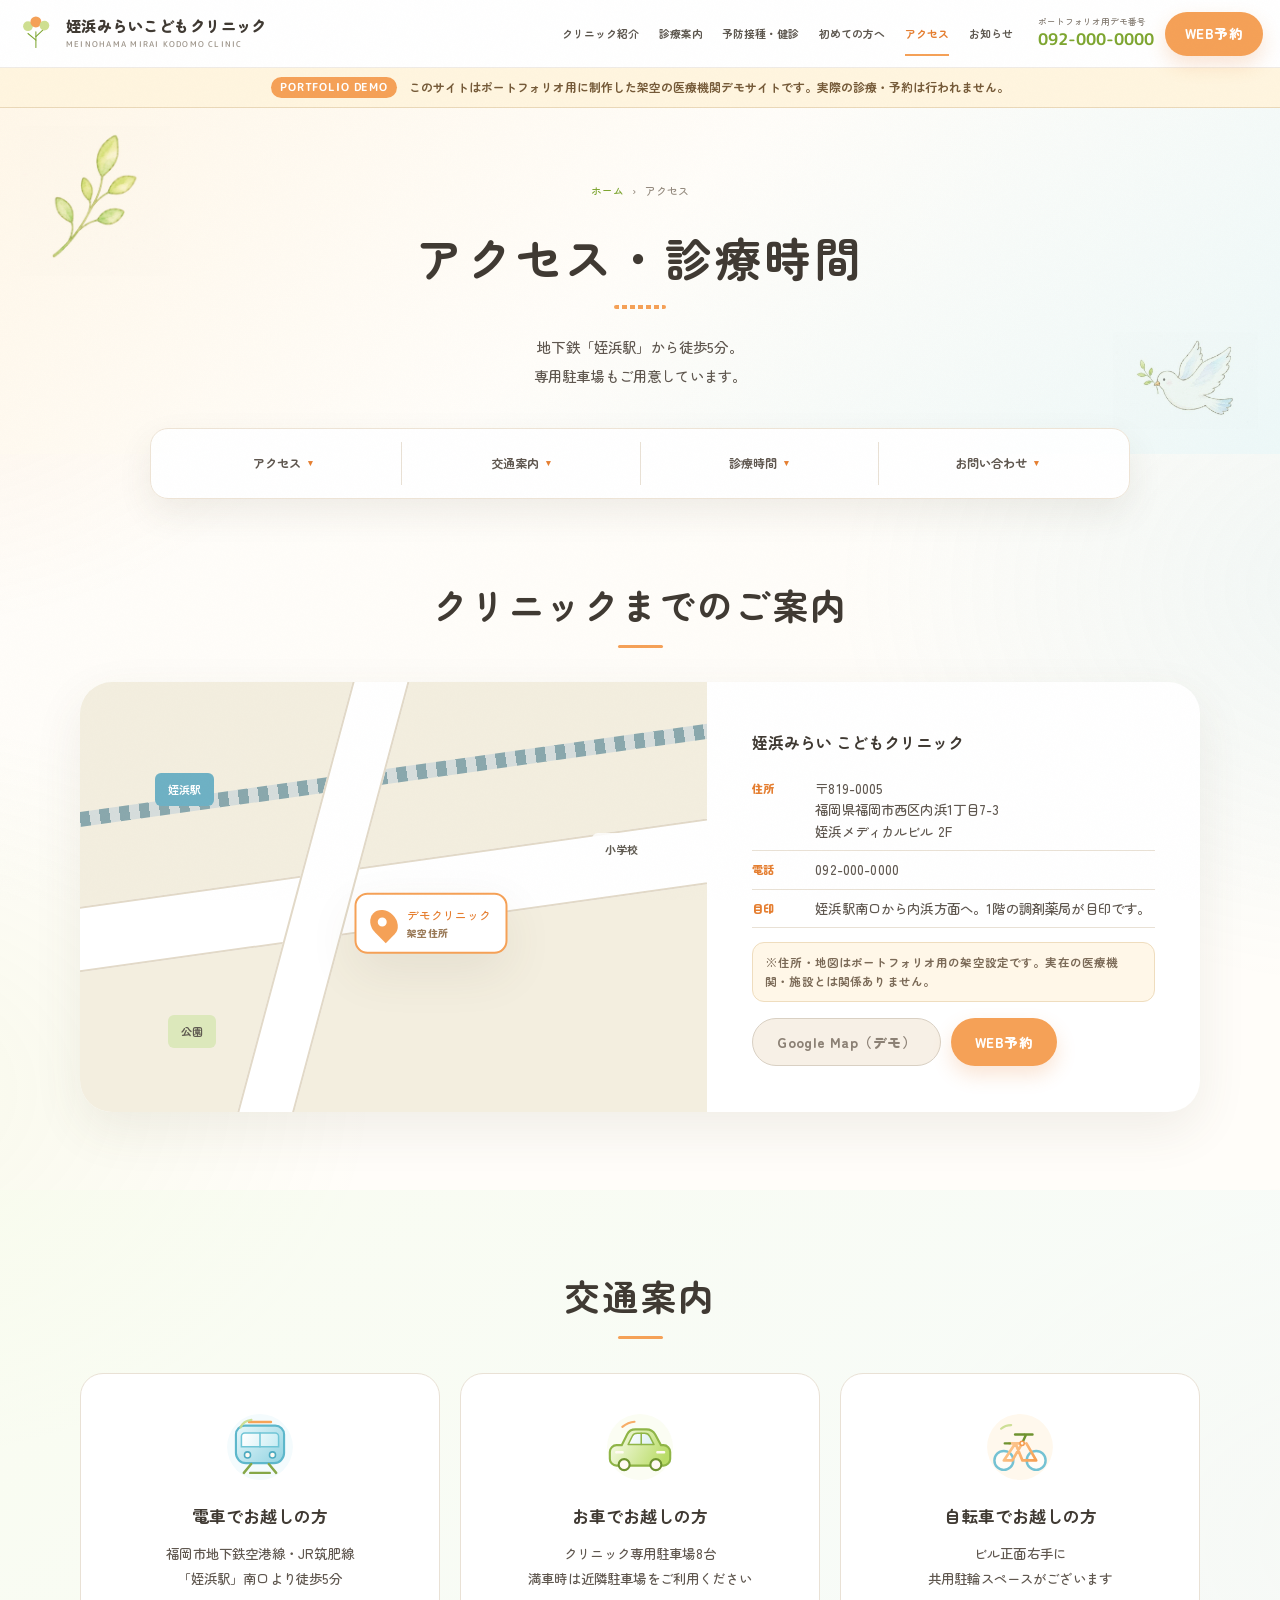
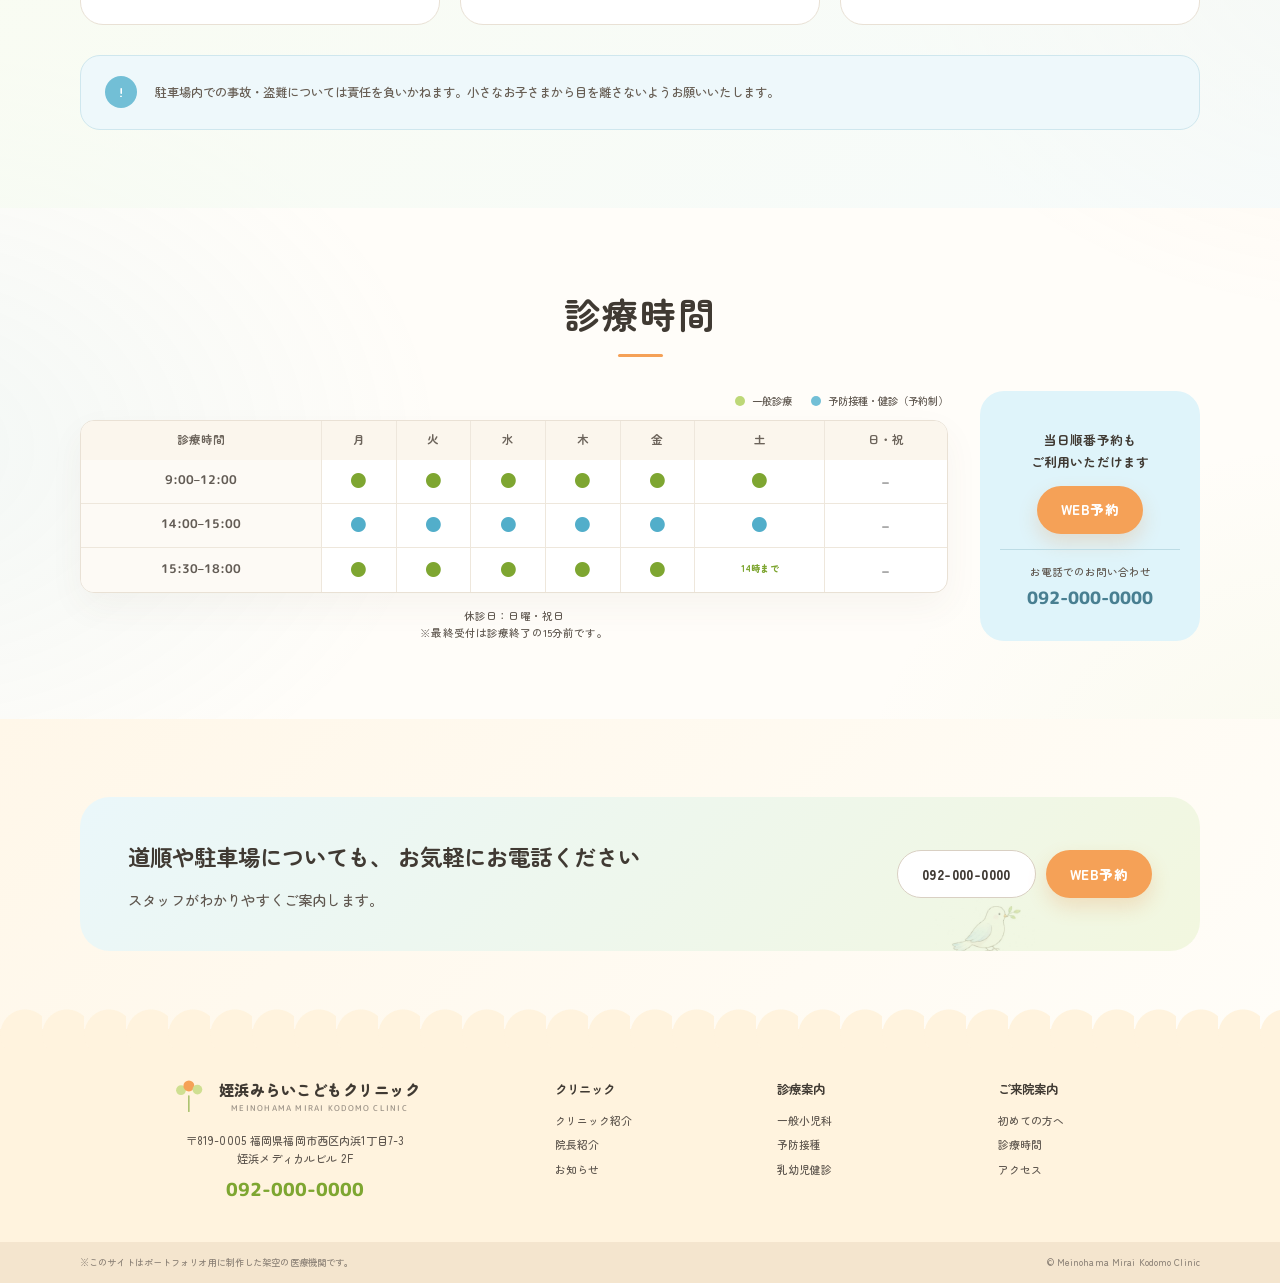
<file: access.html>
<!doctype html>
<html lang="ja">
  <head>
    <meta charset="UTF-8" />
    <meta name="viewport" content="width=device-width, initial-scale=1.0" />
    <meta name="description" content="姪浜みらいこどもクリニックへのアクセス、診療時間、駐車場のご案内です。" />
    <meta name="theme-color" content="#fffaf2" />
    <title>アクセス・診療時間｜姪浜みらいこどもクリニック</title>
    <link rel="canonical" href="https://kota-web-design.github.io/meinohama-mirai-kids-clinic_demo/access.html" />
    <meta property="og:site_name" content="姪浜みらいこどもクリニック" />
    <meta property="og:type" content="website" />
    <meta property="og:title" content="アクセス・診療時間｜姪浜みらいこどもクリニック" />
    <meta property="og:description" content="姪浜みらいこどもクリニックへのアクセス、診療時間、駐車場のご案内です。" />
    <meta property="og:url" content="https://kota-web-design.github.io/meinohama-mirai-kids-clinic_demo/access.html" />
    <meta
      property="og:image"
      content="https://kota-web-design.github.io/meinohama-mirai-kids-clinic_demo/img/ogp-20260710.png"
    />
    <meta property="og:image:width" content="1200" />
    <meta property="og:image:height" content="630" />
    <meta property="og:locale" content="ja_JP" />
    <meta name="twitter:card" content="summary_large_image" />
    <meta name="twitter:title" content="アクセス・診療時間｜姪浜みらいこどもクリニック" />
    <meta name="twitter:description" content="姪浜みらいこどもクリニックへのアクセス、診療時間、駐車場のご案内です。" />
    <meta
      name="twitter:image"
      content="https://kota-web-design.github.io/meinohama-mirai-kids-clinic_demo/img/ogp-20260710.png"
    />
    <link rel="icon" href="favicon.svg" type="image/svg+xml" />
    <link rel="apple-touch-icon" href="apple-touch-icon.png" />
    <link rel="preconnect" href="https://fonts.googleapis.com" />
    <link rel="preconnect" href="https://fonts.gstatic.com" crossorigin />
    <link
      href="https://fonts.googleapis.com/css2?family=M+PLUS+Rounded+1c:wght@400;500;700;800&family=Zen+Maru+Gothic:wght@400;500;700&display=swap"
      rel="stylesheet"
    />
    <link rel="stylesheet" href="style.css" />
    <script src="script.js" defer></script>
  </head>
  <body class="subpage page-access">
    <!-- Header / Global navigation -->
    <header class="site-header" id="top">
      <div class="header-inner">
        <a class="logo" href="index.html">
          <svg class="logo-mark" viewBox="0 0 64 64">
            <path d="M31 55V29" />
            <path d="M31 43 18 32M31 37l13-12" />
            <circle cx="18" cy="20" r="8" />
            <circle cx="31" cy="13" r="9" />
            <circle cx="45" cy="19" r="8" />
          </svg>
          <span>
            <strong>姪浜みらいこどもクリニック</strong>
            <small>MEINOHAMA MIRAI KODOMO CLINIC</small>
          </span>
        </a>
        <nav class="global-nav" id="globalNav">
          <a href="about.html">クリニック紹介</a>
          <a href="medical.html">診療案内</a>
          <a href="vaccination.html">予防接種・健診</a>
          <a href="first.html">初めての方へ</a>
          <a href="access.html" aria-current="page">アクセス</a>
          <a href="news.html">お知らせ</a>
        </nav>
        <div class="header-actions">
          <a class="header-phone" href="tel:0920000000">
            <span>
              <small>ポートフォリオ用デモ番号</small>
              <strong>092-000-0000</strong>
            </span>
          </a>
          <button class="booking-button js-booking" type="button">WEB予約</button>
          <button
            class="menu-button"
            id="menuButton"
            type="button"
            aria-label="メニューを開く"
            aria-controls="globalNav"
            aria-expanded="false"
          >
            <span></span>
            <span></span>
            <span></span>
          </button>
        </div>
      </div>
    </header>

    <!-- Mobile menu trigger -->
    <button
      class="menu-button mobile-menu-button"
      type="button"
      aria-label="メニューを開く"
      aria-controls="globalNav"
      aria-expanded="false"
    >
      <span></span>
      <span></span>
      <span></span>
    </button>
    <main class="sub-main">
      <!-- Page hero -->
      <section class="page-hero">
        <div class="page-hero-inner reveal">
          <p class="breadcrumb">
            <a href="index.html">ホーム</a>
            <span>›</span>
            <span>アクセス</span>
          </p>
          <span class="page-hero-icon"><img src="icons/web/visit-bag.png" alt="" /></span>
          <h1>アクセス・診療時間</h1>
          <p class="page-hero-lead">
            地下鉄「姪浜駅」から徒歩5分。
            <br />
            専用駐車場もご用意しています。
          </p>
        </div>
      </section>
      <!-- Local section navigation -->
      <nav class="local-nav">
        <a href="#map">アクセス</a>
        <a href="#transport">交通案内</a>
        <a href="#hours">診療時間</a>
        <a href="#contact">お問い合わせ</a>
      </nav>

      <!-- Access map -->
      <section class="sub-section" id="map">
        <div class="container">
          <div class="sub-heading reveal">
            <p class="eyebrow">ACCESS MAP</p>
            <h2>クリニックまでのご案内</h2>
          </div>
          <div class="access-page-card reveal">
            <div class="map-art" role="img" aria-label="ポートフォリオ用の架空地図">
              <span class="rail"></span>
              <span class="road road-one"></span>
              <span class="road road-two"></span>
              <span class="map-station">姪浜駅</span>
              <span class="map-school">小学校</span>
              <span class="map-park">公園</span>
              <span class="map-pin">
                <i></i>
                <span>
                  デモクリニック
                  <br />
                  <small>架空住所</small>
                </span>
              </span>
            </div>
            <div class="access-info">
              <h3>
                姪浜みらい
                <br class="sp-only" />
                こどもクリニック
              </h3>
              <dl>
                <div>
                  <dt>住所</dt>
                  <dd>
                    〒819-0005
                    <br />
                    福岡県福岡市西区内浜1丁目7-3
                    <br />
                    姪浜メディカルビル 2F
                  </dd>
                </div>
                <div>
                  <dt>電話</dt>
                  <dd><a href="tel:0920000000">092-000-0000</a></dd>
                </div>
                <div>
                  <dt>目印</dt>
                  <dd>姪浜駅南口から内浜方面へ。1階の調剤薬局が目印です。</dd>
                </div>
              </dl>
              <p class="demo-map-note">
                ※住所・地図はポートフォリオ用の架空設定です。実在の医療機関・施設とは関係ありません。
              </p>
              <div class="access-buttons">
                <span class="button button-outline demo-map-disabled" aria-disabled="true">Google Map（デモ）</span>
                <button class="button button-orange js-booking" type="button">WEB予約</button>
              </div>
            </div>
          </div>
        </div>
      </section>

      <!-- Transportation guide -->
      <section class="sub-section is-soft" id="transport">
        <div class="container">
          <div class="sub-heading reveal">
            <p class="eyebrow">TRANSPORTATION</p>
            <h2>交通案内</h2>
          </div>
          <div class="transport-grid">
            <article class="transport-card reveal">
              <span class="transport-icon"><img src="icons/web/transport-train.svg" alt="" /></span>
              <h3>電車でお越しの方</h3>
              <p>
                福岡市地下鉄空港線・JR筑肥線
                <br />
                「姪浜駅」南口より徒歩5分
              </p>
            </article>
            <article class="transport-card reveal">
              <span class="transport-icon"><img src="icons/web/transport-car.svg" alt="" /></span>
              <h3>お車でお越しの方</h3>
              <p>
                クリニック専用駐車場8台
                <br />
                満車時は近隣駐車場をご利用ください
              </p>
            </article>
            <article class="transport-card reveal">
              <span class="transport-icon"><img src="icons/web/transport-bicycle.svg" alt="" /></span>
              <h3>自転車でお越しの方</h3>
              <p>
                ビル正面右手に
                <br />
                共用駐輪スペースがございます
              </p>
            </article>
          </div>
          <div class="info-note reveal">
            駐車場内での事故・盗難については責任を負いかねます。小さなお子さまから目を離さないようお願いいたします。
          </div>
        </div>
      </section>

      <!-- Consultation hours -->
      <section class="sub-section" id="hours">
        <div class="container">
          <div class="sub-heading reveal">
            <p class="eyebrow">CONSULTATION HOURS</p>
            <h2>診療時間</h2>
          </div>
          <div class="schedule-layout">
            <div class="schedule-table-wrap reveal">
              <div class="schedule-legend">
                <span>
                  <i class="dot dot-green"></i>
                  一般診療
                </span>
                <span>
                  <i class="dot dot-blue"></i>
                  予防接種・健診（予約制）
                </span>
              </div>
              <table class="schedule-table">
                <thead>
                  <tr>
                    <th>診療時間</th>
                    <th>月</th>
                    <th>火</th>
                    <th>水</th>
                    <th>木</th>
                    <th>金</th>
                    <th>土</th>
                    <th>日・祝</th>
                  </tr>
                </thead>
                <tbody>
                  <tr>
                    <th>9:00–12:00</th>
                    <td>●</td>
                    <td>●</td>
                    <td>●</td>
                    <td>●</td>
                    <td>●</td>
                    <td>●</td>
                    <td>–</td>
                  </tr>
                  <tr class="vaccine-row">
                    <th>14:00–15:00</th>
                    <td>●</td>
                    <td>●</td>
                    <td>●</td>
                    <td>●</td>
                    <td>●</td>
                    <td>●</td>
                    <td>–</td>
                  </tr>
                  <tr>
                    <th>15:30–18:00</th>
                    <td>●</td>
                    <td>●</td>
                    <td>●</td>
                    <td>●</td>
                    <td>●</td>
                    <td><small>14時まで</small></td>
                    <td>–</td>
                  </tr>
                </tbody>
              </table>
              <p class="schedule-note">
                休診日：日曜・祝日
                <br />
                ※最終受付は診療終了の15分前です。
              </p>
            </div>
            <aside class="reservation-card reveal">
              <p>
                当日順番予約も
                <br />
                ご利用いただけます
              </p>
              <button class="button button-orange js-booking" type="button">WEB予約</button>
              <hr />
              <small>お電話でのお問い合わせ</small>
              <a href="tel:0920000000">092-000-0000</a>
            </aside>
          </div>
        </div>
      </section>

      <!-- Contact CTA -->
      <section class="sub-section is-cream" id="contact">
        <div class="container">
          <div class="cta-band reveal">
            <div>
              <h2>
                道順や駐車場についても、
                <br class="sp-only" />
                お気軽にお電話ください
              </h2>
              <p>スタッフがわかりやすくご案内します。</p>
            </div>
            <div class="cta-actions">
              <a class="button button-outline" href="tel:0920000000">092-000-0000</a>
              <button class="button button-orange js-booking" type="button">WEB予約</button>
            </div>
          </div>
        </div>
      </section>
    </main>

    <!-- Footer -->
    <footer class="site-footer">
      <div class="footer-wave"></div>
      <div class="container footer-main">
        <div class="footer-clinic">
          <a class="logo footer-logo" href="index.html">
            <svg class="logo-mark" viewBox="0 0 64 64">
              <path d="M31 55V29" />
              <circle cx="18" cy="20" r="8" />
              <circle cx="31" cy="13" r="9" />
              <circle cx="45" cy="19" r="8" />
            </svg>
            <span>
              <strong>姪浜みらいこどもクリニック</strong>
              <small>MEINOHAMA MIRAI KODOMO CLINIC</small>
            </span>
          </a>
          <p>
            〒819-0005 福岡県福岡市西区内浜1丁目7-3
            <br />
            姪浜メディカルビル 2F
          </p>
          <a class="footer-phone" href="tel:0920000000">092-000-0000</a>
        </div>
        <div class="footer-nav">
          <div>
            <h3>クリニック</h3>
            <a href="about.html">クリニック紹介</a>
            <a href="about.html#doctor">院長紹介</a>
            <a href="news.html">お知らせ</a>
          </div>
          <div>
            <h3>診療案内</h3>
            <a href="medical.html">一般小児科</a>
            <a href="vaccination.html#vaccine">予防接種</a>
            <a href="vaccination.html#checkup">乳幼児健診</a>
          </div>
          <div>
            <h3>ご来院案内</h3>
            <a href="first.html">初めての方へ</a>
            <a href="#hours">診療時間</a>
            <a href="#map">アクセス</a>
          </div>
        </div>
      </div>
      <div class="footer-bottom">
        <p>※このサイトはポートフォリオ用に制作した架空の医療機関です。</p>
        <p>© Meinohama Mirai Kodomo Clinic</p>
      </div>
    </footer>

    <!-- Fixed mobile CTA -->
    <div class="mobile-actions">
      <a href="tel:0920000000">デモ電話</a>
      <button class="js-booking" type="button">WEB予約</button>
    </div>

    <!-- Booking demo modal -->
    <dialog class="booking-modal" id="bookingModal">
      <button class="modal-close" id="modalClose" type="button">×</button>
      <h2>WEB予約</h2>
      <p>
        こちらはポートフォリオ用のデモサイトです。
        <br />
        実際の予約は行われません。
      </p>
      <button class="button button-orange" id="demoReserve" type="button">予約画面を体験する</button>
    </dialog>
  </body>
</html>
</file>
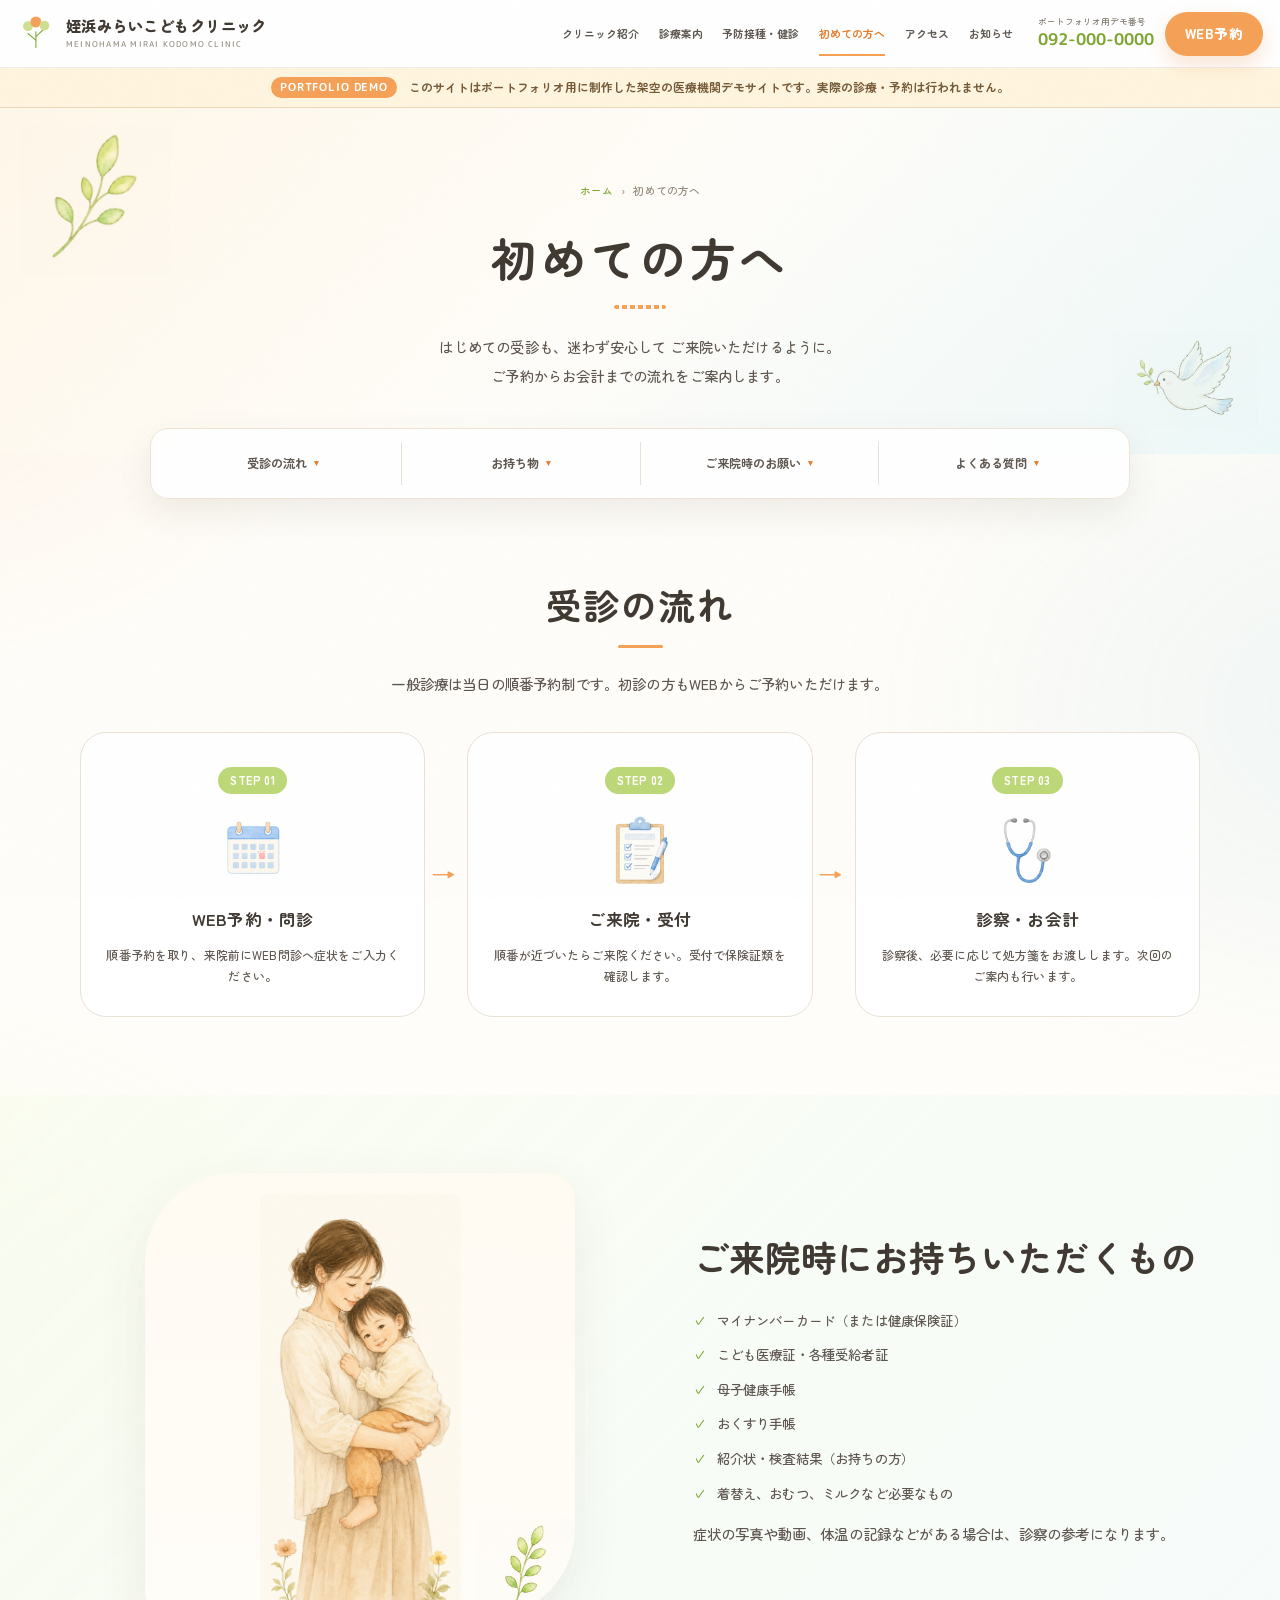
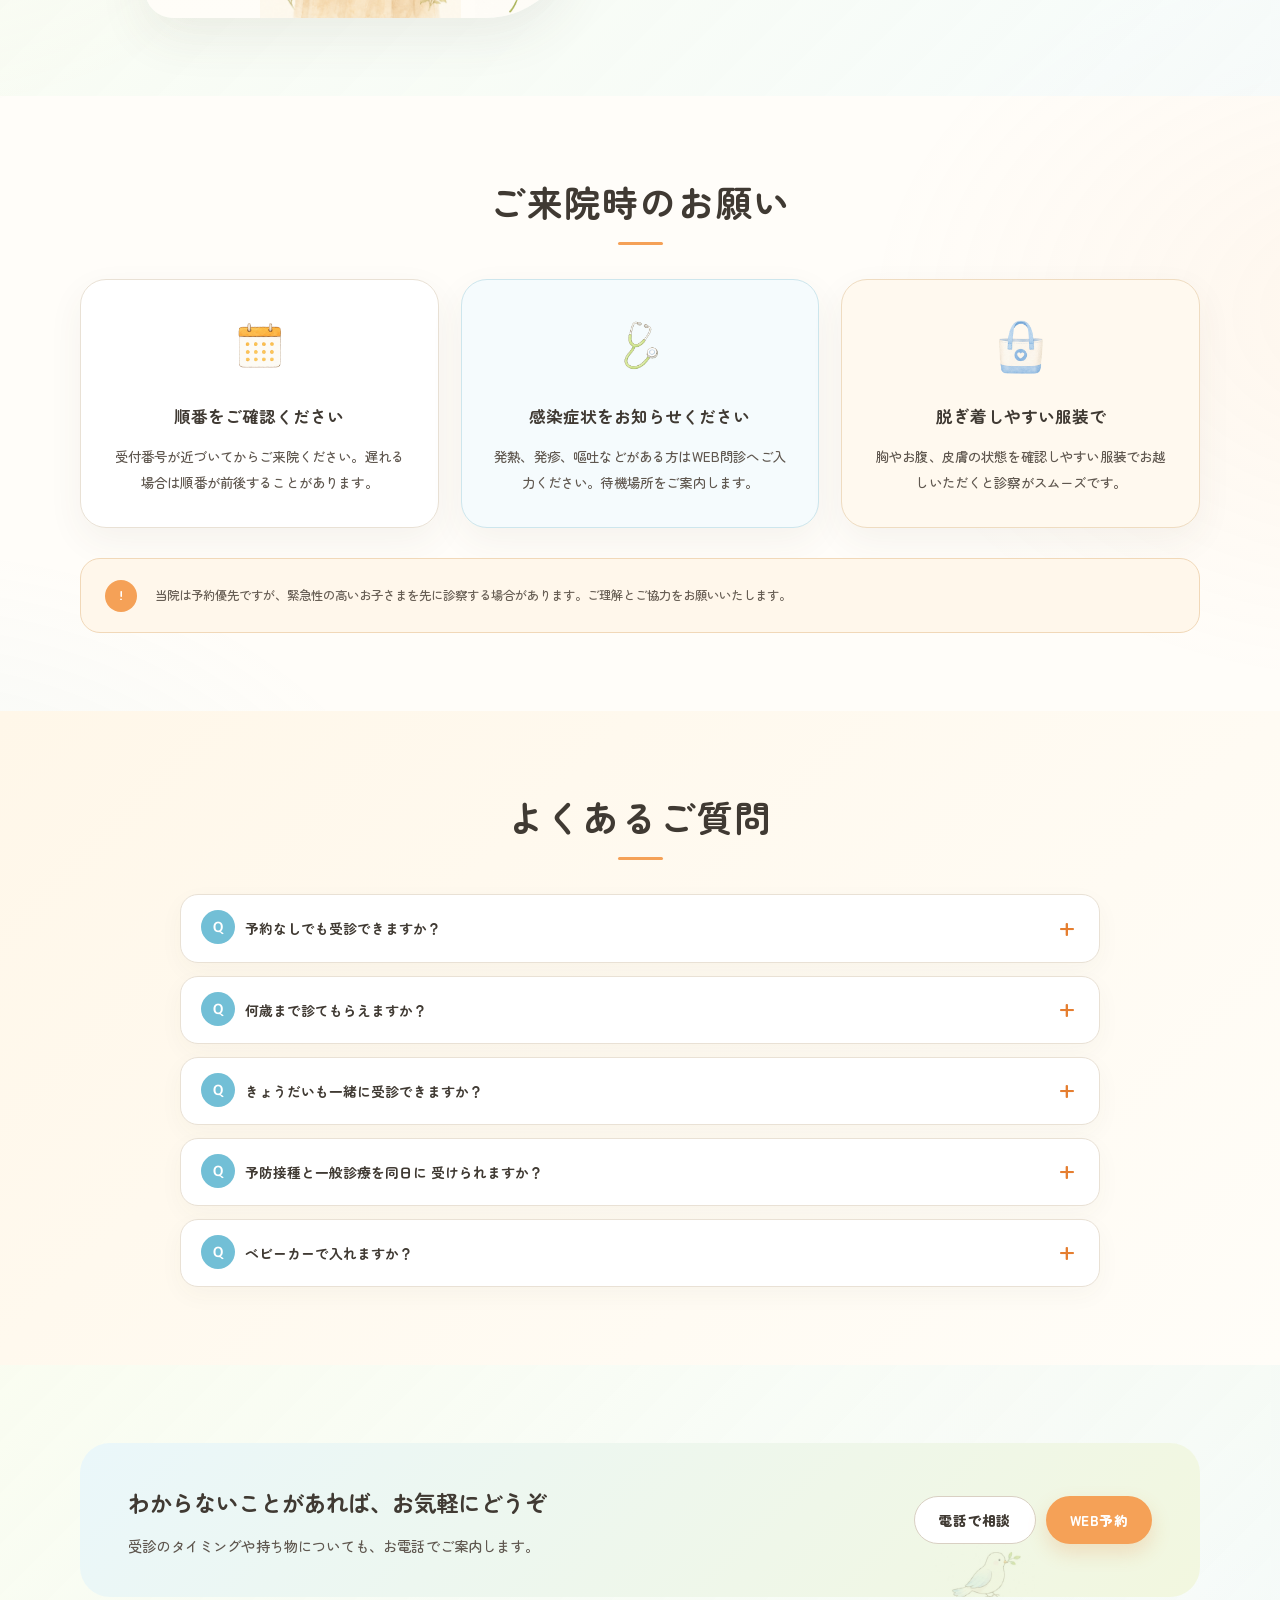
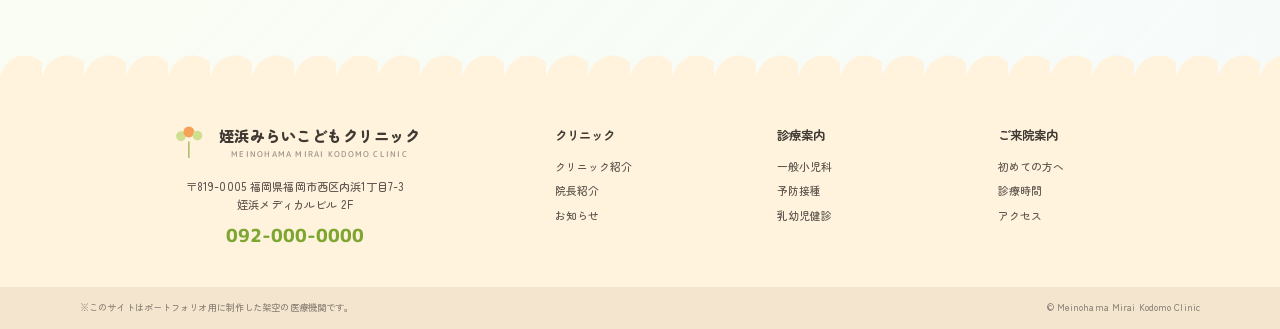
<file: first.html>
<!doctype html>
<html lang="ja">
  <head>
    <meta charset="UTF-8" />
    <meta name="viewport" content="width=device-width, initial-scale=1.0" />
    <meta
      name="description"
      content="姪浜みらいこどもクリニックを初めて受診される方へ、予約から診察までの流れと持ち物をご案内します。"
    />
    <meta name="theme-color" content="#fffaf2" />
    <title>初めての方へ｜姪浜みらいこどもクリニック</title>
    <link rel="canonical" href="https://kota-web-design.github.io/meinohama-mirai-kids-clinic_demo/first.html" />
    <meta property="og:site_name" content="姪浜みらいこどもクリニック" />
    <meta property="og:type" content="website" />
    <meta property="og:title" content="初めての方へ｜姪浜みらいこどもクリニック" />
    <meta
      property="og:description"
      content="姪浜みらいこどもクリニックを初めて受診される方へ、予約から診察までの流れと持ち物をご案内します。"
    />
    <meta property="og:url" content="https://kota-web-design.github.io/meinohama-mirai-kids-clinic_demo/first.html" />
    <meta
      property="og:image"
      content="https://kota-web-design.github.io/meinohama-mirai-kids-clinic_demo/img/ogp-20260710.png"
    />
    <meta property="og:image:width" content="1200" />
    <meta property="og:image:height" content="630" />
    <meta property="og:locale" content="ja_JP" />
    <meta name="twitter:card" content="summary_large_image" />
    <meta name="twitter:title" content="初めての方へ｜姪浜みらいこどもクリニック" />
    <meta
      name="twitter:description"
      content="姪浜みらいこどもクリニックを初めて受診される方へ、予約から診察までの流れと持ち物をご案内します。"
    />
    <meta
      name="twitter:image"
      content="https://kota-web-design.github.io/meinohama-mirai-kids-clinic_demo/img/ogp-20260710.png"
    />
    <link rel="icon" href="favicon.svg" type="image/svg+xml" />
    <link rel="apple-touch-icon" href="apple-touch-icon.png" />
    <link rel="preconnect" href="https://fonts.googleapis.com" />
    <link rel="preconnect" href="https://fonts.gstatic.com" crossorigin />
    <link
      href="https://fonts.googleapis.com/css2?family=M+PLUS+Rounded+1c:wght@400;500;700;800&family=Zen+Maru+Gothic:wght@400;500;700&display=swap"
      rel="stylesheet"
    />
    <link rel="stylesheet" href="style.css" />
    <script src="script.js" defer></script>
  </head>
  <body class="subpage page-first">
    <!-- Header / Global navigation -->
    <header class="site-header" id="top">
      <div class="header-inner">
        <a class="logo" href="index.html">
          <svg class="logo-mark" viewBox="0 0 64 64">
            <path d="M31 55V29" />
            <path d="M31 43 18 32M31 37l13-12" />
            <circle cx="18" cy="20" r="8" />
            <circle cx="31" cy="13" r="9" />
            <circle cx="45" cy="19" r="8" />
          </svg>
          <span>
            <strong>姪浜みらいこどもクリニック</strong>
            <small>MEINOHAMA MIRAI KODOMO CLINIC</small>
          </span>
        </a>
        <nav class="global-nav" id="globalNav">
          <a href="about.html">クリニック紹介</a>
          <a href="medical.html">診療案内</a>
          <a href="vaccination.html">予防接種・健診</a>
          <a href="first.html" aria-current="page">初めての方へ</a>
          <a href="access.html">アクセス</a>
          <a href="news.html">お知らせ</a>
        </nav>
        <div class="header-actions">
          <a class="header-phone" href="tel:0920000000">
            <span>
              <small>ポートフォリオ用デモ番号</small>
              <strong>092-000-0000</strong>
            </span>
          </a>
          <button class="booking-button js-booking" type="button">WEB予約</button>
          <button
            class="menu-button"
            id="menuButton"
            type="button"
            aria-label="メニューを開く"
            aria-controls="globalNav"
            aria-expanded="false"
          >
            <span></span>
            <span></span>
            <span></span>
          </button>
        </div>
      </div>
    </header>

    <!-- Mobile menu trigger -->
    <button
      class="menu-button mobile-menu-button"
      type="button"
      aria-label="メニューを開く"
      aria-controls="globalNav"
      aria-expanded="false"
    >
      <span></span>
      <span></span>
      <span></span>
    </button>
    <main class="sub-main">
      <!-- Page hero -->
      <section class="page-hero">
        <div class="page-hero-inner reveal">
          <p class="breadcrumb">
            <a href="index.html">ホーム</a>
            <span>›</span>
            <span>初めての方へ</span>
          </p>
          <span class="page-hero-icon"><img src="icons/web/quick-first-visit.png" alt="" /></span>
          <h1>初めての方へ</h1>
          <p class="page-hero-lead">
            はじめての受診も、迷わず安心して
            <br class="sp-only" />
            ご来院いただけるように。
            <br />
            ご予約からお会計までの流れをご案内します。
          </p>
        </div>
      </section>
      <!-- Local section navigation -->
      <nav class="local-nav">
        <a href="#flow">受診の流れ</a>
        <a href="#items">お持ち物</a>
        <a href="#notes">ご来院時のお願い</a>
        <a href="#faq">よくある質問</a>
      </nav>

      <!-- First visit flow -->
      <section class="sub-section" id="flow">
        <div class="container">
          <div class="sub-heading reveal">
            <p class="eyebrow">FIRST VISIT FLOW</p>
            <h2>受診の流れ</h2>
            <p>一般診療は当日の順番予約制です。初診の方もWEBからご予約いただけます。</p>
          </div>
          <ol class="flow-large">
            <li class="reveal">
              <span>STEP 01</span>
              <img src="icons/web/flow-booking.png" alt="" />
              <h3>WEB予約・問診</h3>
              <p>順番予約を取り、来院前にWEB問診へ症状をご入力ください。</p>
            </li>
            <li class="reveal">
              <span>STEP 02</span>
              <img src="icons/web/flow-reception.png" alt="" />
              <h3>ご来院・受付</h3>
              <p>順番が近づいたらご来院ください。受付で保険証類を確認します。</p>
            </li>
            <li class="reveal">
              <span>STEP 03</span>
              <img src="icons/web/flow-consultation.png" alt="" />
              <h3>診察・お会計</h3>
              <p>診察後、必要に応じて処方箋をお渡しします。次回のご案内も行います。</p>
            </li>
          </ol>
        </div>
      </section>

      <!-- Items to bring -->
      <section class="sub-section is-soft" id="items">
        <div class="container intro-grid">
          <div class="photo-frame is-illustration reveal">
            <img src="img/parent-child-illustration.png" alt="お子さまを抱く保護者のイラスト" />
          </div>
          <div class="intro-copy reveal">
            <p class="section-en">WHAT TO BRING</p>
            <h2>ご来院時にお持ちいただくもの</h2>
            <ul class="check-list">
              <li>マイナンバーカード（または健康保険証）</li>
              <li>こども医療証・各種受給者証</li>
              <li>母子健康手帳</li>
              <li>おくすり手帳</li>
              <li>紹介状・検査結果（お持ちの方）</li>
              <li>着替え、おむつ、ミルクなど必要なもの</li>
            </ul>
            <p>症状の写真や動画、体温の記録などがある場合は、診察の参考になります。</p>
          </div>
        </div>
      </section>

      <!-- Visit notes -->
      <section class="sub-section" id="notes">
        <div class="container">
          <div class="sub-heading reveal">
            <p class="eyebrow">BEFORE YOUR VISIT</p>
            <h2>ご来院時のお願い</h2>
          </div>
          <div class="value-grid">
            <article class="value-card reveal">
              <span class="value-icon"><img src="icons/web/quick-booking.png" alt="" /></span>
              <h3>順番をご確認ください</h3>
              <p>受付番号が近づいてからご来院ください。遅れる場合は順番が前後することがあります。</p>
            </article>
            <article class="value-card reveal">
              <span class="value-icon"><img src="icons/web/medical-general.png" alt="" /></span>
              <h3>感染症状をお知らせください</h3>
              <p>発熱、発疹、嘔吐などがある方はWEB問診へご入力ください。待機場所をご案内します。</p>
            </article>
            <article class="value-card reveal">
              <span class="value-icon"><img src="icons/web/visit-bag.png" alt="" /></span>
              <h3>脱ぎ着しやすい服装で</h3>
              <p>胸やお腹、皮膚の状態を確認しやすい服装でお越しいただくと診察がスムーズです。</p>
            </article>
          </div>
          <div class="info-note is-orange reveal">
            当院は予約優先ですが、緊急性の高いお子さまを先に診察する場合があります。ご理解とご協力をお願いいたします。
          </div>
        </div>
      </section>

      <!-- FAQ -->
      <section class="sub-section is-cream" id="faq">
        <div class="container">
          <div class="sub-heading reveal">
            <p class="eyebrow">FAQ</p>
            <h2>よくあるご質問</h2>
          </div>
          <div class="faq-list">
            <details class="reveal">
              <summary>予約なしでも受診できますか？</summary>
              <div class="faq-answer">
                まずはWEBで当日の順番予約をお取りください。予約枠が終了している場合や操作が難しい場合は、お電話でご相談ください。
              </div>
            </details>
            <details class="reveal">
              <summary>何歳まで診てもらえますか？</summary>
              <div class="faq-answer">
                原則として新生児から中学生まで診療しています。継続して通院中の方は、高校生以降もご相談いただけます。
              </div>
            </details>
            <details class="reveal">
              <summary>きょうだいも一緒に受診できますか？</summary>
              <div class="faq-answer">可能です。お一人ずつ予約をお取りいただき、WEB問診もそれぞれご入力ください。</div>
            </details>
            <details class="reveal">
              <summary>
                予防接種と一般診療を同日に
                <br class="sp-only" />
                受けられますか？
              </summary>
              <div class="faq-answer">
                お子さまの体調や接種内容により異なります。予約時または来院前にお電話でご確認ください。
              </div>
            </details>
            <details class="reveal">
              <summary>ベビーカーで入れますか？</summary>
              <div class="faq-answer">院内はベビーカーのままお入りいただけます。ビルにはエレベーターもございます。</div>
            </details>
          </div>
        </div>
      </section>

      <!-- Contact CTA -->
      <section class="sub-section is-soft">
        <div class="container">
          <div class="cta-band reveal">
            <div>
              <h2>わからないことがあれば、お気軽にどうぞ</h2>
              <p>受診のタイミングや持ち物についても、お電話でご案内します。</p>
            </div>
            <div class="cta-actions">
              <a class="button button-outline" href="tel:0920000000">電話で相談</a>
              <button class="button button-orange js-booking" type="button">WEB予約</button>
            </div>
          </div>
        </div>
      </section>
    </main>

    <!-- Footer -->
    <footer class="site-footer">
      <div class="footer-wave"></div>
      <div class="container footer-main">
        <div class="footer-clinic">
          <a class="logo footer-logo" href="index.html">
            <svg class="logo-mark" viewBox="0 0 64 64">
              <path d="M31 55V29" />
              <circle cx="18" cy="20" r="8" />
              <circle cx="31" cy="13" r="9" />
              <circle cx="45" cy="19" r="8" />
            </svg>
            <span>
              <strong>姪浜みらいこどもクリニック</strong>
              <small>MEINOHAMA MIRAI KODOMO CLINIC</small>
            </span>
          </a>
          <p>
            〒819-0005 福岡県福岡市西区内浜1丁目7-3
            <br />
            姪浜メディカルビル 2F
          </p>
          <a class="footer-phone" href="tel:0920000000">092-000-0000</a>
        </div>
        <div class="footer-nav">
          <div>
            <h3>クリニック</h3>
            <a href="about.html">クリニック紹介</a>
            <a href="about.html#doctor">院長紹介</a>
            <a href="news.html">お知らせ</a>
          </div>
          <div>
            <h3>診療案内</h3>
            <a href="medical.html">一般小児科</a>
            <a href="vaccination.html#vaccine">予防接種</a>
            <a href="vaccination.html#checkup">乳幼児健診</a>
          </div>
          <div>
            <h3>ご来院案内</h3>
            <a href="#flow">初めての方へ</a>
            <a href="access.html#hours">診療時間</a>
            <a href="access.html">アクセス</a>
          </div>
        </div>
      </div>
      <div class="footer-bottom">
        <p>※このサイトはポートフォリオ用に制作した架空の医療機関です。</p>
        <p>© Meinohama Mirai Kodomo Clinic</p>
      </div>
    </footer>

    <!-- Fixed mobile CTA -->
    <div class="mobile-actions">
      <a href="tel:0920000000">デモ電話</a>
      <button class="js-booking" type="button">WEB予約</button>
    </div>

    <!-- Booking demo modal -->
    <dialog class="booking-modal" id="bookingModal">
      <button class="modal-close" id="modalClose" type="button">×</button>
      <h2>WEB予約</h2>
      <p>
        こちらはポートフォリオ用のデモサイトです。
        <br />
        実際の予約は行われません。
      </p>
      <button class="button button-orange" id="demoReserve" type="button">予約画面を体験する</button>
    </dialog>
  </body>
</html>
</file>
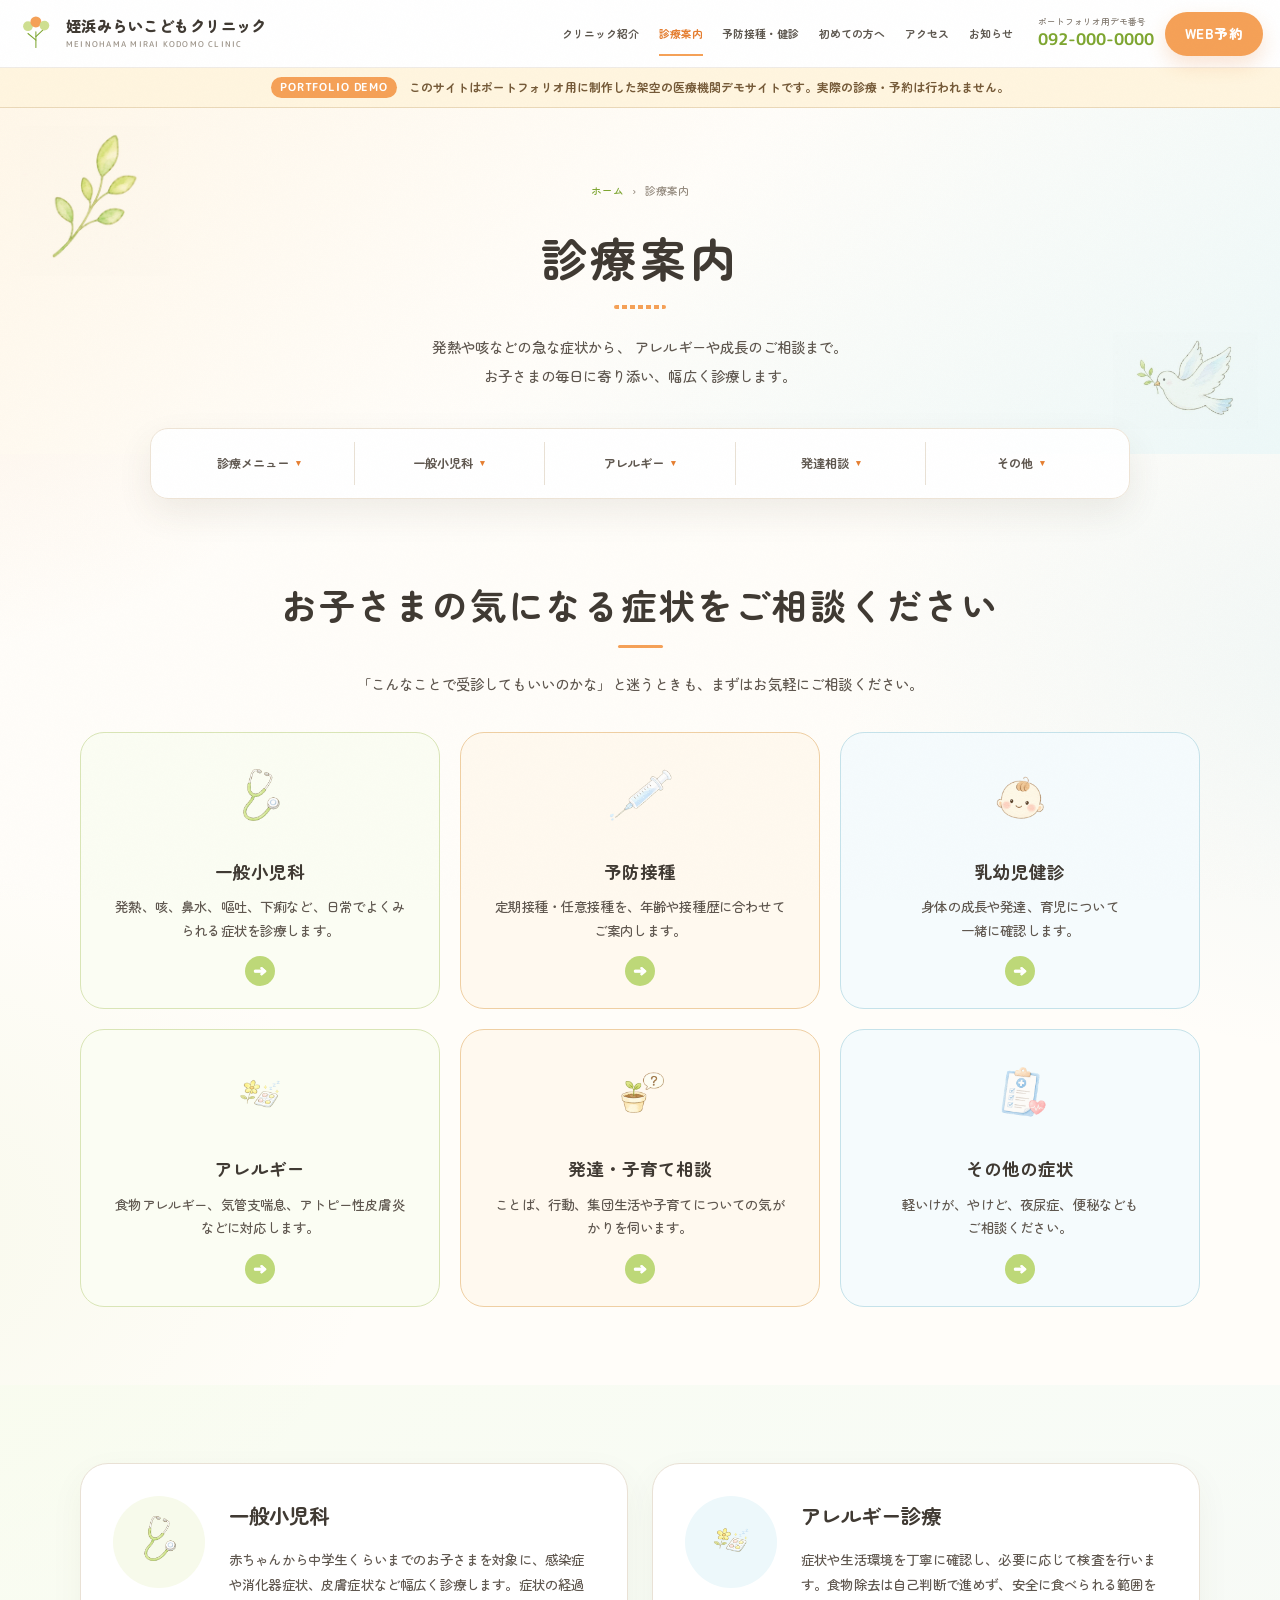
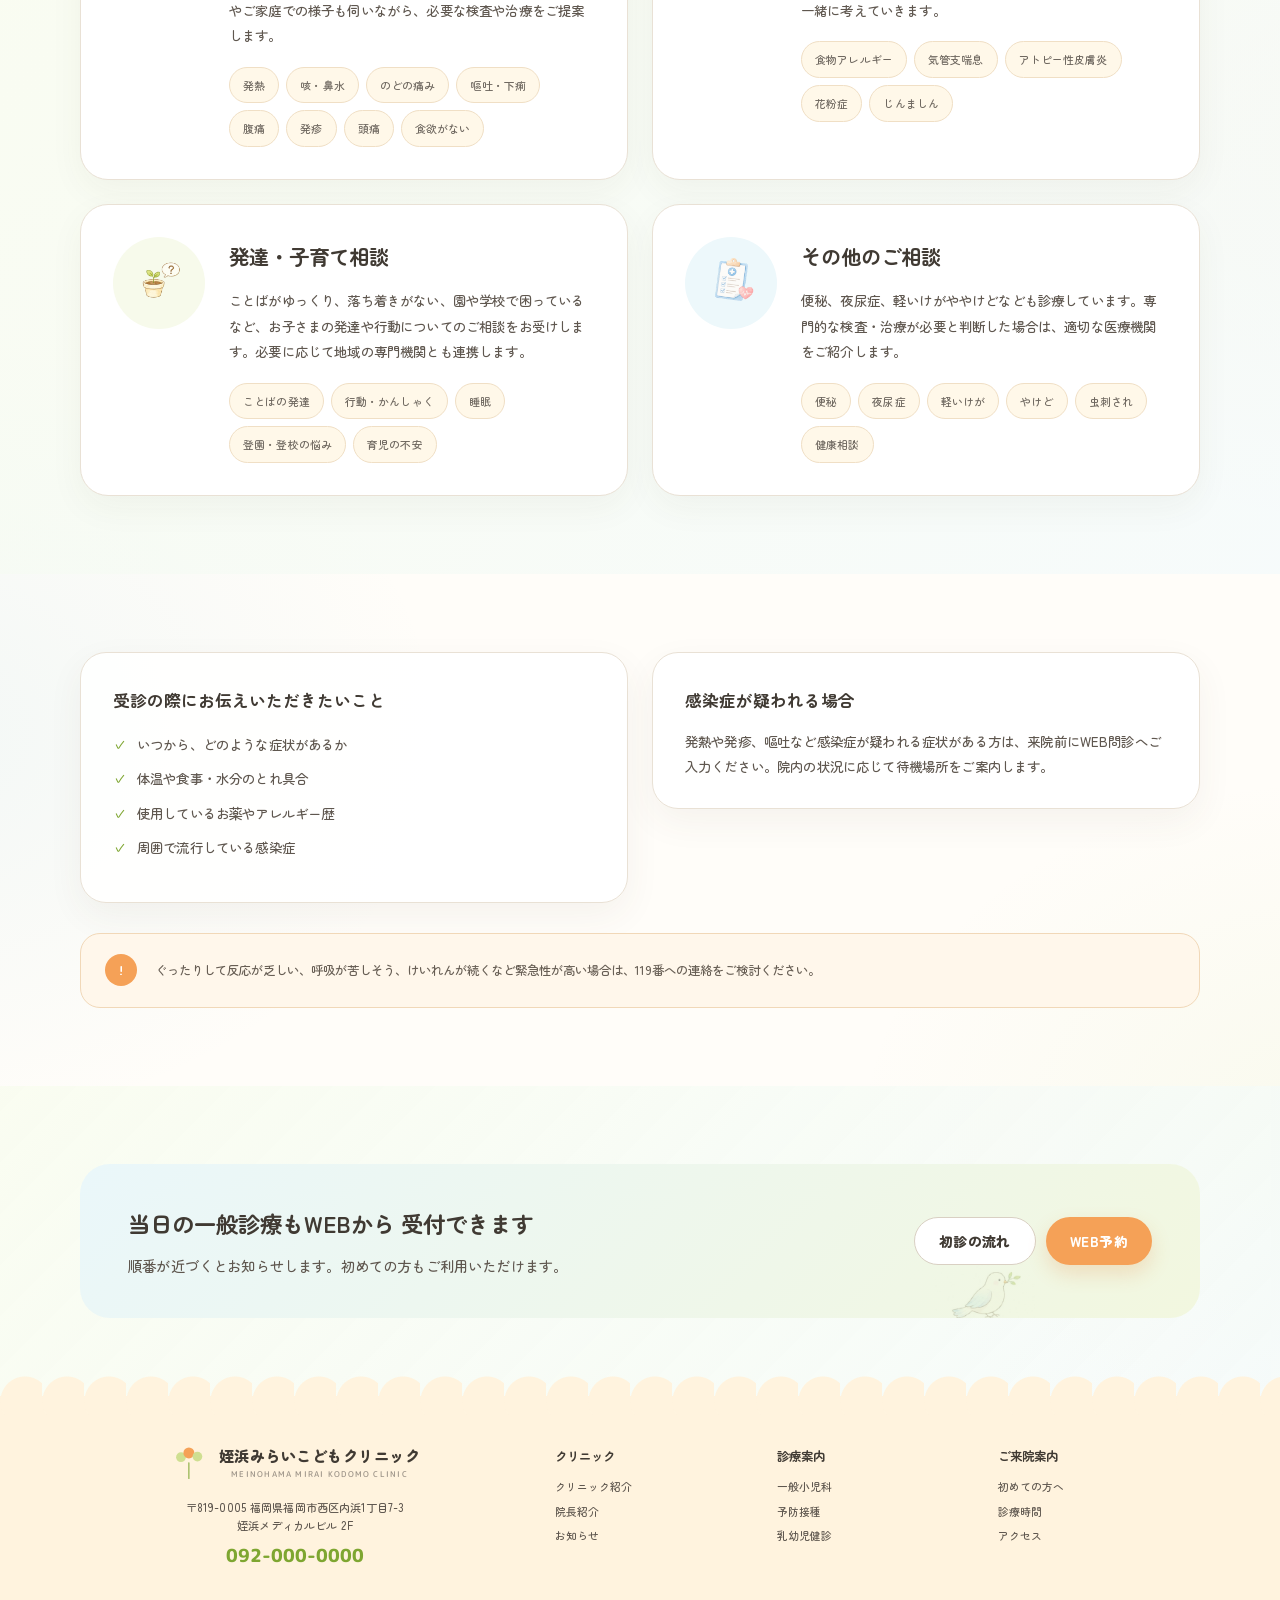
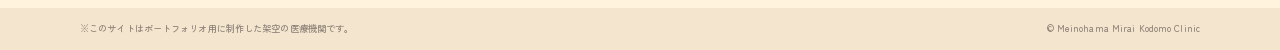
<file: medical.html>
<!doctype html>
<html lang="ja">
  <head>
    <meta charset="UTF-8" />
    <meta name="viewport" content="width=device-width, initial-scale=1.0" />
    <meta
      name="description"
      content="姪浜みらいこどもクリニックの一般小児科、アレルギー、発達・子育て相談などの診療案内です。"
    />
    <meta name="theme-color" content="#fffaf2" />
    <title>診療案内｜姪浜みらいこどもクリニック</title>
    <link rel="canonical" href="https://kota-web-design.github.io/meinohama-mirai-kids-clinic_demo/medical.html" />
    <meta property="og:site_name" content="姪浜みらいこどもクリニック" />
    <meta property="og:type" content="website" />
    <meta property="og:title" content="診療案内｜姪浜みらいこどもクリニック" />
    <meta
      property="og:description"
      content="姪浜みらいこどもクリニックの一般小児科、アレルギー、発達・子育て相談などの診療案内です。"
    />
    <meta property="og:url" content="https://kota-web-design.github.io/meinohama-mirai-kids-clinic_demo/medical.html" />
    <meta
      property="og:image"
      content="https://kota-web-design.github.io/meinohama-mirai-kids-clinic_demo/img/ogp-20260710.png"
    />
    <meta property="og:image:width" content="1200" />
    <meta property="og:image:height" content="630" />
    <meta property="og:locale" content="ja_JP" />
    <meta name="twitter:card" content="summary_large_image" />
    <meta name="twitter:title" content="診療案内｜姪浜みらいこどもクリニック" />
    <meta
      name="twitter:description"
      content="姪浜みらいこどもクリニックの一般小児科、アレルギー、発達・子育て相談などの診療案内です。"
    />
    <meta
      name="twitter:image"
      content="https://kota-web-design.github.io/meinohama-mirai-kids-clinic_demo/img/ogp-20260710.png"
    />
    <link rel="icon" href="favicon.svg" type="image/svg+xml" />
    <link rel="apple-touch-icon" href="apple-touch-icon.png" />
    <link rel="preconnect" href="https://fonts.googleapis.com" />
    <link rel="preconnect" href="https://fonts.gstatic.com" crossorigin />
    <link
      href="https://fonts.googleapis.com/css2?family=M+PLUS+Rounded+1c:wght@400;500;700;800&family=Zen+Maru+Gothic:wght@400;500;700&display=swap"
      rel="stylesheet"
    />
    <link rel="stylesheet" href="style.css" />
    <script src="script.js" defer></script>
  </head>
  <body class="subpage page-medical">
    <!-- Header / Global navigation -->
    <header class="site-header" id="top">
      <div class="header-inner">
        <a class="logo" href="index.html" aria-label="トップページへ">
          <svg class="logo-mark" viewBox="0 0 64 64">
            <path d="M31 55V29" />
            <path d="M31 43 18 32M31 37l13-12" />
            <circle cx="18" cy="20" r="8" />
            <circle cx="31" cy="13" r="9" />
            <circle cx="45" cy="19" r="8" />
          </svg>
          <span>
            <strong>姪浜みらいこどもクリニック</strong>
            <small>MEINOHAMA MIRAI KODOMO CLINIC</small>
          </span>
        </a>
        <nav class="global-nav" id="globalNav">
          <a href="about.html">クリニック紹介</a>
          <a href="medical.html" aria-current="page">診療案内</a>
          <a href="vaccination.html">予防接種・健診</a>
          <a href="first.html">初めての方へ</a>
          <a href="access.html">アクセス</a>
          <a href="news.html">お知らせ</a>
        </nav>
        <div class="header-actions">
          <a class="header-phone" href="tel:0920000000">
            <span>
              <small>ポートフォリオ用デモ番号</small>
              <strong>092-000-0000</strong>
            </span>
          </a>
          <button class="booking-button js-booking" type="button">WEB予約</button>
          <button
            class="menu-button"
            id="menuButton"
            type="button"
            aria-label="メニューを開く"
            aria-controls="globalNav"
            aria-expanded="false"
          >
            <span></span>
            <span></span>
            <span></span>
          </button>
        </div>
      </div>
    </header>

    <!-- Mobile menu trigger -->
    <button
      class="menu-button mobile-menu-button"
      type="button"
      aria-label="メニューを開く"
      aria-controls="globalNav"
      aria-expanded="false"
    >
      <span></span>
      <span></span>
      <span></span>
    </button>
    <main class="sub-main">
      <!-- Page hero -->
      <section class="page-hero">
        <div class="page-hero-inner reveal">
          <p class="breadcrumb">
            <a href="index.html">ホーム</a>
            <span>›</span>
            <span>診療案内</span>
          </p>
          <span class="page-hero-icon"><img src="icons/web/medical-general.png" alt="" /></span>
          <h1>診療案内</h1>
          <p class="page-hero-lead">
            発熱や咳などの急な症状から、
            <br class="sp-only" />
            アレルギーや成長のご相談まで。
            <br />
            お子さまの毎日に寄り添い、幅広く診療します。
          </p>
        </div>
      </section>
      <!-- Local section navigation -->
      <nav class="local-nav" aria-label="ページ内メニュー">
        <a href="#services">診療メニュー</a>
        <a href="#general">一般小児科</a>
        <a href="#allergy">アレルギー</a>
        <a href="#development">発達相談</a>
        <a href="#other">その他</a>
      </nav>
      <!-- Medical service cards -->
      <section class="sub-section" id="services">
        <div class="container">
          <div class="sub-heading reveal">
            <p class="eyebrow">MEDICAL SERVICES</p>
            <h2>お子さまの気になる症状をご相談ください</h2>
            <p>「こんなことで受診してもいいのかな」と迷うときも、まずはお気軽にご相談ください。</p>
          </div>
          <div class="sub-service-grid">
            <a class="sub-service-card reveal" href="#general">
              <img src="icons/web/medical-general.png" alt="" />
              <h2>一般小児科</h2>
              <p>発熱、咳、鼻水、嘔吐、下痢など、日常でよくみられる症状を診療します。</p>
              <i>→</i>
            </a>
            <a class="sub-service-card reveal" href="vaccination.html#vaccine">
              <img src="icons/web/medical-vaccination.png" alt="" />
              <h2>予防接種</h2>
              <p>定期接種・任意接種を、年齢や接種歴に合わせてご案内します。</p>
              <i>→</i>
            </a>
            <a class="sub-service-card reveal" href="vaccination.html#checkup">
              <img src="icons/web/medical-checkup.png" alt="" />
              <h2>乳幼児健診</h2>
              <p>
                身体の成長や発達、育児について
                <br class="pc-only" />
                <br class="sp-only" />
                一緒に確認します。
              </p>
              <i>→</i>
            </a>
            <a class="sub-service-card reveal" href="#allergy">
              <img src="icons/web/medical-allergy.png" alt="" />
              <h2>アレルギー</h2>
              <p>食物アレルギー、気管支喘息、アトピー性皮膚炎などに対応します。</p>
              <i>→</i>
            </a>
            <a class="sub-service-card reveal" href="#development">
              <img src="icons/web/medical-development.png" alt="" />
              <h2>発達・子育て相談</h2>
              <p>ことば、行動、集団生活や子育てについての気がかりを伺います。</p>
              <i>→</i>
            </a>
            <a class="sub-service-card reveal" href="#other">
              <img src="icons/web/medical-other.png" alt="" />
              <h2>その他の症状</h2>
              <p>
                軽いけが、やけど、夜尿症、便秘なども
                <br class="pc-only" />
                <br class="sp-only" />
                ご相談ください。
              </p>
              <i>→</i>
            </a>
          </div>
        </div>
      </section>
      <!-- Service detail panels -->
      <section class="sub-section is-soft">
        <div class="container detail-stack">
          <article class="detail-panel reveal" id="general">
            <div class="detail-panel-icon"><img src="icons/web/medical-general.png" alt="" /></div>
            <div>
              <h2>一般小児科</h2>
              <p>
                赤ちゃんから中学生くらいまでのお子さまを対象に、感染症や消化器症状、皮膚症状など幅広く診療します。症状の経過やご家庭での様子も伺いながら、必要な検査や治療をご提案します。
              </p>
              <ul class="symptom-list">
                <li>発熱</li>
                <li>咳・鼻水</li>
                <li>のどの痛み</li>
                <li>嘔吐・下痢</li>
                <li>腹痛</li>
                <li>発疹</li>
                <li>頭痛</li>
                <li>食欲がない</li>
              </ul>
            </div>
          </article>
          <article class="detail-panel reveal" id="allergy">
            <div class="detail-panel-icon"><img src="icons/web/medical-allergy.png" alt="" /></div>
            <div>
              <h2>アレルギー診療</h2>
              <p>
                症状や生活環境を丁寧に確認し、必要に応じて検査を行います。食物除去は自己判断で進めず、安全に食べられる範囲を一緒に考えていきます。
              </p>
              <ul class="symptom-list">
                <li>食物アレルギー</li>
                <li>気管支喘息</li>
                <li>アトピー性皮膚炎</li>
                <li>花粉症</li>
                <li>じんましん</li>
              </ul>
            </div>
          </article>
          <article class="detail-panel reveal" id="development">
            <div class="detail-panel-icon"><img src="icons/web/medical-development.png" alt="" /></div>
            <div>
              <h2>発達・子育て相談</h2>
              <p>
                ことばがゆっくり、落ち着きがない、園や学校で困っているなど、お子さまの発達や行動についてのご相談をお受けします。必要に応じて地域の専門機関とも連携します。
              </p>
              <ul class="symptom-list">
                <li>ことばの発達</li>
                <li>行動・かんしゃく</li>
                <li>睡眠</li>
                <li>登園・登校の悩み</li>
                <li>育児の不安</li>
              </ul>
            </div>
          </article>
          <article class="detail-panel reveal" id="other">
            <div class="detail-panel-icon"><img src="icons/web/medical-other.png" alt="" /></div>
            <div>
              <h2>その他のご相談</h2>
              <p>
                便秘、夜尿症、軽いけがややけどなども診療しています。専門的な検査・治療が必要と判断した場合は、適切な医療機関をご紹介します。
              </p>
              <ul class="symptom-list">
                <li>便秘</li>
                <li>夜尿症</li>
                <li>軽いけが</li>
                <li>やけど</li>
                <li>虫刺され</li>
                <li>健康相談</li>
              </ul>
            </div>
          </article>
        </div>
      </section>
      <!-- Visit notes -->
      <section class="sub-section">
        <div class="container">
          <div class="two-column">
            <article class="content-card reveal">
              <h3>受診の際にお伝えいただきたいこと</h3>
              <ul class="check-list">
                <li>いつから、どのような症状があるか</li>
                <li>体温や食事・水分のとれ具合</li>
                <li>使用しているお薬やアレルギー歴</li>
                <li>周囲で流行している感染症</li>
              </ul>
            </article>
            <article class="content-card reveal">
              <h3>感染症が疑われる場合</h3>
              <p>
                発熱や発疹、嘔吐など感染症が疑われる症状がある方は、来院前にWEB問診へご入力ください。院内の状況に応じて待機場所をご案内します。
              </p>
            </article>
          </div>
          <div class="info-note is-orange reveal">
            ぐったりして反応が乏しい、呼吸が苦しそう、けいれんが続くなど緊急性が高い場合は、119番への連絡をご検討ください。
          </div>
        </div>
      </section>
      <!-- Reservation CTA -->
      <section class="sub-section is-soft">
        <div class="container">
          <div class="cta-band reveal">
            <div>
              <h2>
                当日の一般診療もWEBから
                <br class="sp-only" />
                受付できます
              </h2>
              <p>順番が近づくとお知らせします。初めての方もご利用いただけます。</p>
            </div>
            <div class="cta-actions">
              <a class="button button-outline" href="first.html">初診の流れ</a>
              <button class="button button-orange js-booking" type="button">WEB予約</button>
            </div>
          </div>
        </div>
      </section>
    </main>
    <!-- Footer -->
    <footer class="site-footer">
      <div class="footer-wave"></div>
      <div class="container footer-main">
        <div class="footer-clinic">
          <a class="logo footer-logo" href="index.html">
            <svg class="logo-mark" viewBox="0 0 64 64">
              <path d="M31 55V29" />
              <circle cx="18" cy="20" r="8" />
              <circle cx="31" cy="13" r="9" />
              <circle cx="45" cy="19" r="8" />
            </svg>
            <span>
              <strong>姪浜みらいこどもクリニック</strong>
              <small>MEINOHAMA MIRAI KODOMO CLINIC</small>
            </span>
          </a>
          <p>
            〒819-0005 福岡県福岡市西区内浜1丁目7-3
            <br />
            姪浜メディカルビル 2F
          </p>
          <a class="footer-phone" href="tel:0920000000">092-000-0000</a>
        </div>
        <div class="footer-nav">
          <div>
            <h3>クリニック</h3>
            <a href="about.html">クリニック紹介</a>
            <a href="about.html#doctor">院長紹介</a>
            <a href="news.html">お知らせ</a>
          </div>
          <div>
            <h3>診療案内</h3>
            <a href="medical.html">一般小児科</a>
            <a href="vaccination.html#vaccine">予防接種</a>
            <a href="vaccination.html#checkup">乳幼児健診</a>
          </div>
          <div>
            <h3>ご来院案内</h3>
            <a href="first.html">初めての方へ</a>
            <a href="access.html#hours">診療時間</a>
            <a href="access.html">アクセス</a>
          </div>
        </div>
      </div>
      <div class="footer-bottom">
        <p>※このサイトはポートフォリオ用に制作した架空の医療機関です。</p>
        <p>© Meinohama Mirai Kodomo Clinic</p>
      </div>
    </footer>

    <!-- Fixed mobile CTA -->
    <div class="mobile-actions">
      <a href="tel:0920000000">デモ電話</a>
      <button class="js-booking" type="button">WEB予約</button>
    </div>

    <!-- Booking demo modal -->
    <dialog class="booking-modal" id="bookingModal">
      <button class="modal-close" id="modalClose" type="button">×</button>
      <h2>WEB予約</h2>
      <p>
        こちらはポートフォリオ用のデモサイトです。
        <br />
        実際の予約は行われません。
      </p>
      <button class="button button-orange" id="demoReserve" type="button">予約画面を体験する</button>
    </dialog>
  </body>
</html>
</file>
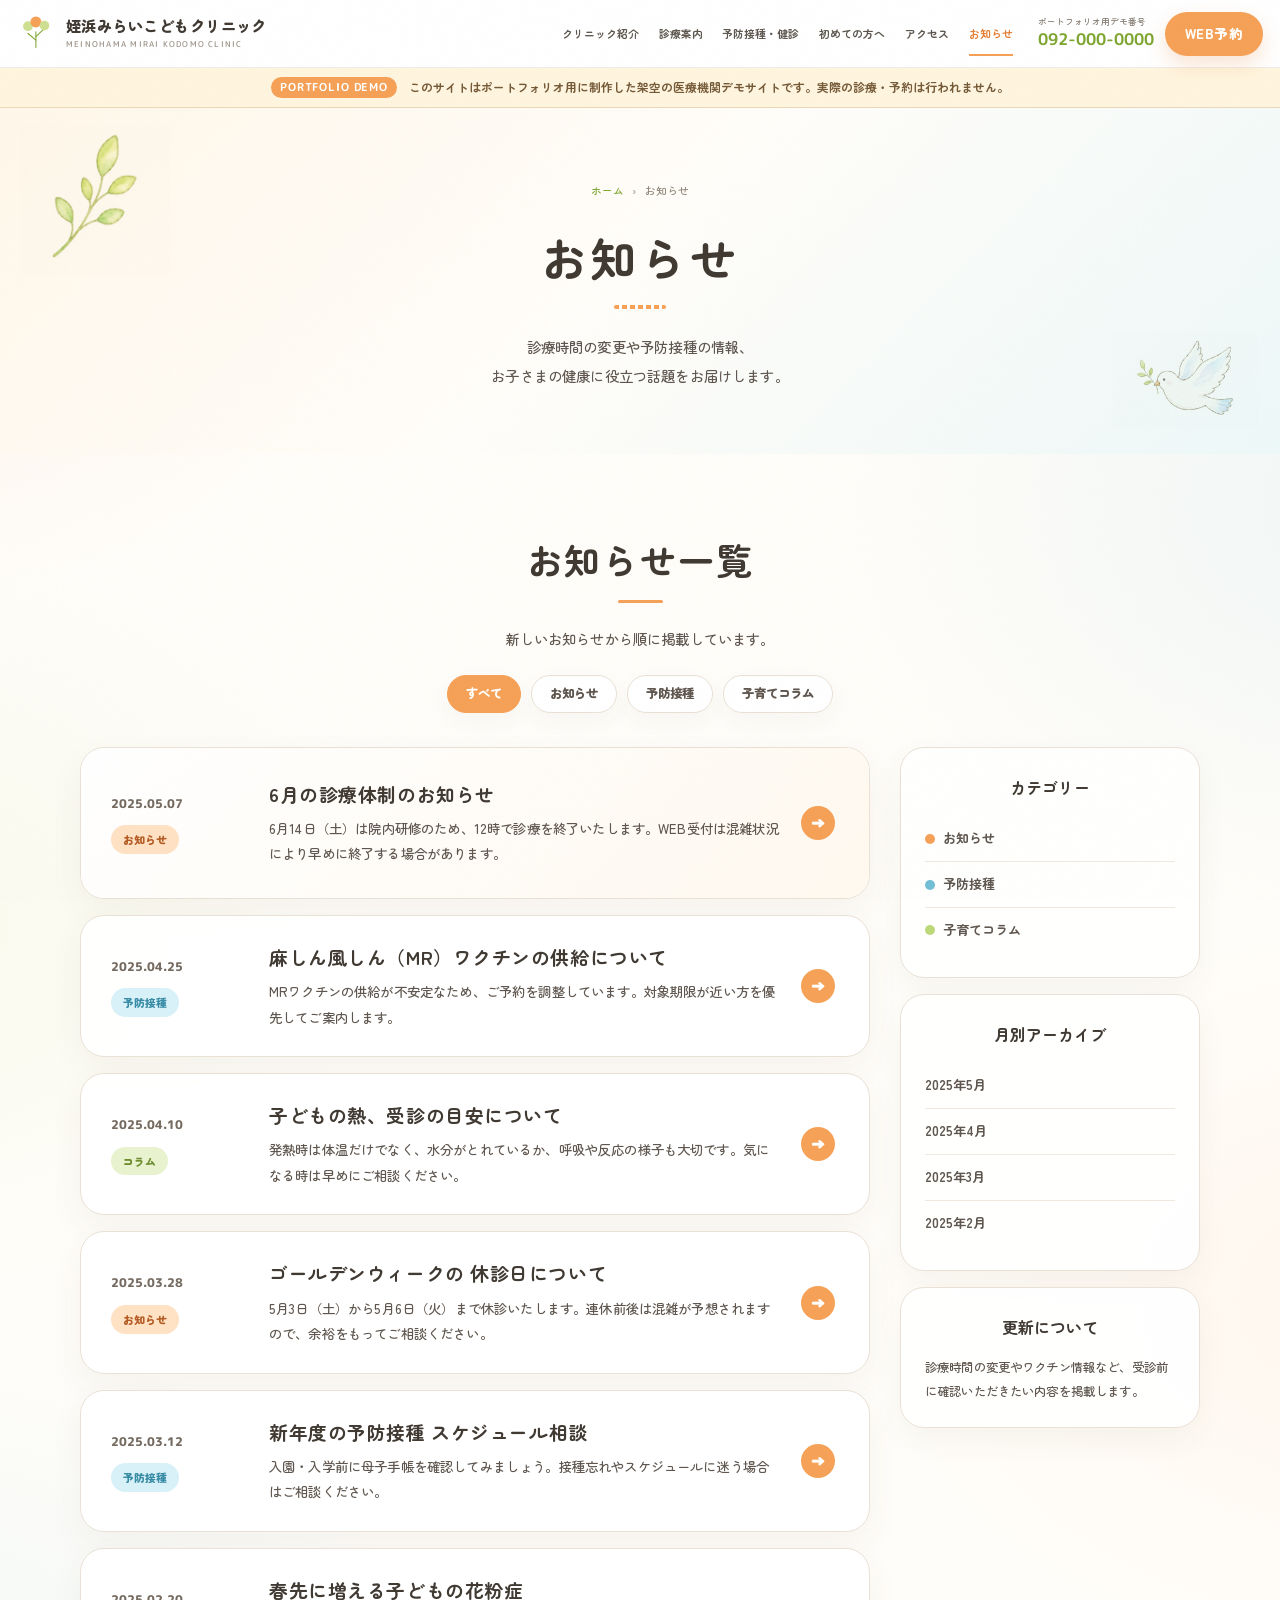
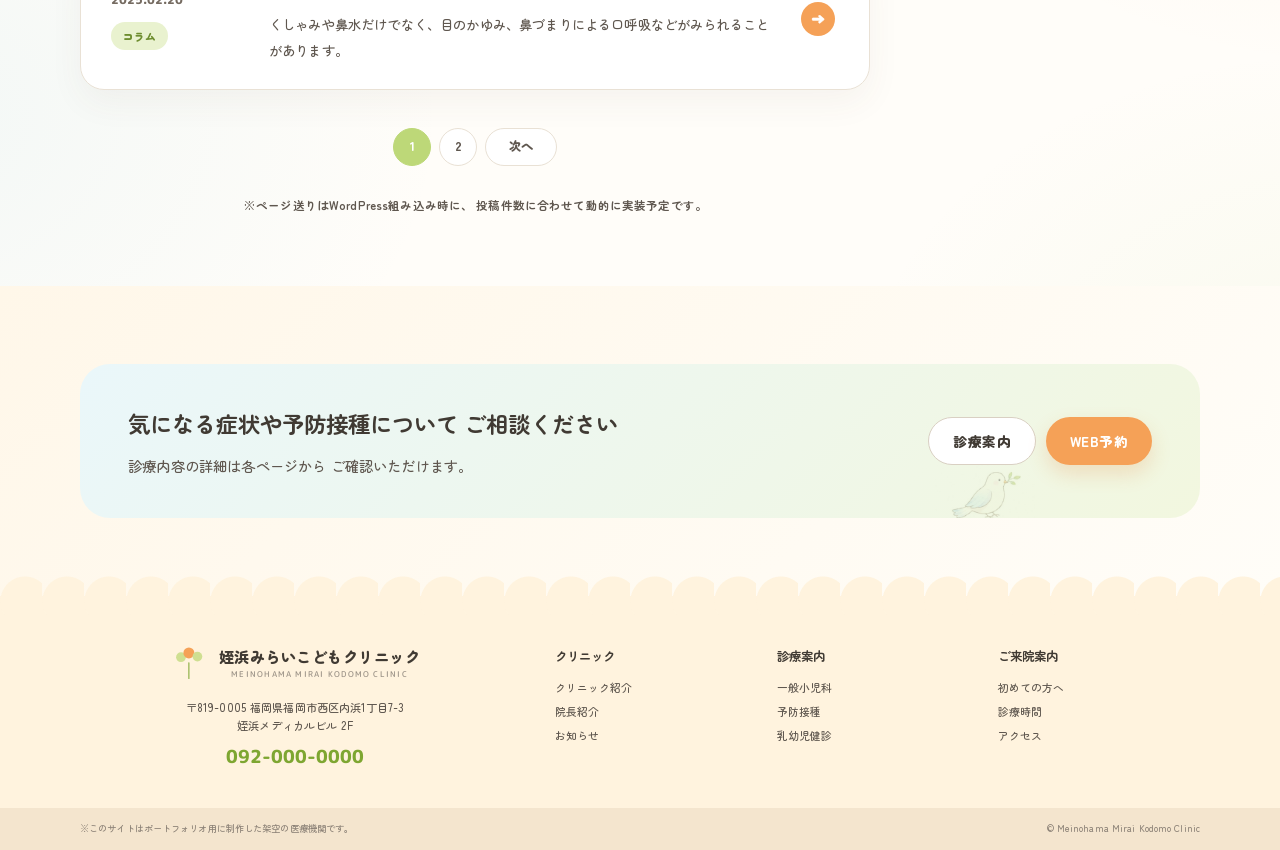
<file: news.html>
<!doctype html>
<html lang="ja">
  <head>
    <meta charset="UTF-8" />
    <meta name="viewport" content="width=device-width, initial-scale=1.0" />
    <meta name="description" content="姪浜みらいこどもクリニックからのお知らせ、予防接種情報、子育てコラムです。" />
    <meta name="theme-color" content="#fffaf2" />
    <title>お知らせ｜姪浜みらいこどもクリニック</title>
    <link rel="canonical" href="https://kota-web-design.github.io/meinohama-mirai-kids-clinic_demo/news.html" />
    <meta property="og:site_name" content="姪浜みらいこどもクリニック" />
    <meta property="og:type" content="website" />
    <meta property="og:title" content="お知らせ｜姪浜みらいこどもクリニック" />
    <meta
      property="og:description"
      content="姪浜みらいこどもクリニックからのお知らせ、予防接種情報、子育てコラムです。"
    />
    <meta property="og:url" content="https://kota-web-design.github.io/meinohama-mirai-kids-clinic_demo/news.html" />
    <meta
      property="og:image"
      content="https://kota-web-design.github.io/meinohama-mirai-kids-clinic_demo/img/ogp-20260710.png"
    />
    <meta property="og:image:width" content="1200" />
    <meta property="og:image:height" content="630" />
    <meta property="og:locale" content="ja_JP" />
    <meta name="twitter:card" content="summary_large_image" />
    <meta name="twitter:title" content="お知らせ｜姪浜みらいこどもクリニック" />
    <meta
      name="twitter:description"
      content="姪浜みらいこどもクリニックからのお知らせ、予防接種情報、子育てコラムです。"
    />
    <meta
      name="twitter:image"
      content="https://kota-web-design.github.io/meinohama-mirai-kids-clinic_demo/img/ogp-20260710.png"
    />
    <link rel="icon" href="favicon.svg" type="image/svg+xml" />
    <link rel="apple-touch-icon" href="apple-touch-icon.png" />
    <link rel="preconnect" href="https://fonts.googleapis.com" />
    <link rel="preconnect" href="https://fonts.gstatic.com" crossorigin />
    <link
      href="https://fonts.googleapis.com/css2?family=M+PLUS+Rounded+1c:wght@400;500;700;800&family=Zen+Maru+Gothic:wght@400;500;700&display=swap"
      rel="stylesheet"
    />
    <link rel="stylesheet" href="style.css" />
    <script src="script.js" defer></script>
  </head>
  <body class="subpage page-news">
    <!-- Header / Global navigation -->
    <header class="site-header" id="top">
      <div class="header-inner">
        <a class="logo" href="index.html">
          <svg class="logo-mark" viewBox="0 0 64 64" aria-hidden="true">
            <path d="M31 55V29" />
            <path d="M31 43 18 32M31 37l13-12" />
            <circle cx="18" cy="20" r="8" />
            <circle cx="31" cy="13" r="9" />
            <circle cx="45" cy="19" r="8" />
          </svg>
          <span>
            <strong>姪浜みらいこどもクリニック</strong>
            <small>MEINOHAMA MIRAI KODOMO CLINIC</small>
          </span>
        </a>
        <nav class="global-nav" id="globalNav" aria-label="メインナビゲーション">
          <a href="about.html">クリニック紹介</a>
          <a href="medical.html">診療案内</a>
          <a href="vaccination.html">予防接種・健診</a>
          <a href="first.html">初めての方へ</a>
          <a href="access.html">アクセス</a>
          <a href="news.html" aria-current="page">お知らせ</a>
        </nav>
        <div class="header-actions">
          <a class="header-phone" href="tel:0920000000">
            <span>
              <small>ポートフォリオ用デモ番号</small>
              <strong>092-000-0000</strong>
            </span>
          </a>
          <button class="booking-button js-booking" type="button">WEB予約</button>
          <button
            class="menu-button"
            id="menuButton"
            type="button"
            aria-label="メニューを開く"
            aria-controls="globalNav"
            aria-expanded="false"
          >
            <span></span>
            <span></span>
            <span></span>
          </button>
        </div>
      </div>
    </header>

    <!-- Mobile menu trigger -->
    <button
      class="menu-button mobile-menu-button"
      type="button"
      aria-label="メニューを開く"
      aria-controls="globalNav"
      aria-expanded="false"
    >
      <span></span>
      <span></span>
      <span></span>
    </button>

    <main class="sub-main">
      <!-- Page hero -->
      <section class="page-hero">
        <div class="page-hero-inner reveal">
          <p class="breadcrumb">
            <a href="index.html">ホーム</a>
            <span>›</span>
            <span>お知らせ</span>
          </p>
          <span class="page-hero-icon"><img src="icons/web/flow-reception.png" alt="" /></span>
          <h1>お知らせ</h1>
          <p class="page-hero-lead">
            診療時間の変更や予防接種の情報、
            <br />
            お子さまの健康に役立つ話題をお届けします。
          </p>
        </div>
      </section>

      <!-- News archive list / WordPress-ready article cards -->
      <section class="sub-section news-archive-section" id="list">
        <div class="container">
          <div class="sub-heading reveal">
            <p class="eyebrow">INFORMATION</p>
            <h2>お知らせ一覧</h2>
            <p>新しいお知らせから順に掲載しています。</p>
          </div>

          <div class="archive-filters reveal" aria-label="お知らせカテゴリー">
            <a class="is-active" href="#list">すべて</a>
            <a id="cat-notice" href="#list">お知らせ</a>
            <a id="cat-vaccine" href="#list">予防接種</a>
            <a id="cat-column" href="#list">子育てコラム</a>
          </div>

          <div class="news-archive-layout">
            <div class="post-list" aria-label="お知らせ記事一覧">
              <article class="post-card post-card-featured reveal" id="news-20250507">
                <a class="post-card-link" href="#news-20250507">
                  <div class="post-meta">
                    <time datetime="2025-05-07">2025.05.07</time>
                    <span class="tag tag-orange">お知らせ</span>
                  </div>
                  <div class="post-body">
                    <h3>6月の診療体制のお知らせ</h3>
                    <p>
                      6月14日（土）は院内研修のため、12時で診療を終了いたします。WEB受付は混雑状況により早めに終了する場合があります。
                    </p>
                  </div>
                  <span class="post-arrow" aria-hidden="true">→</span>
                </a>
              </article>

              <article class="post-card reveal" id="news-20250425">
                <a class="post-card-link" href="#news-20250425">
                  <div class="post-meta">
                    <time datetime="2025-04-25">2025.04.25</time>
                    <span class="tag tag-blue">予防接種</span>
                  </div>
                  <div class="post-body">
                    <h3>麻しん風しん（MR）ワクチンの供給について</h3>
                    <p>
                      MRワクチンの供給が不安定なため、ご予約を調整しています。対象期限が近い方を優先してご案内します。
                    </p>
                  </div>
                  <span class="post-arrow" aria-hidden="true">→</span>
                </a>
              </article>

              <article class="post-card reveal" id="news-20250410">
                <a class="post-card-link" href="#news-20250410">
                  <div class="post-meta">
                    <time datetime="2025-04-10">2025.04.10</time>
                    <span class="tag tag-green">コラム</span>
                  </div>
                  <div class="post-body">
                    <h3>子どもの熱、受診の目安について</h3>
                    <p>
                      発熱時は体温だけでなく、水分がとれているか、呼吸や反応の様子も大切です。気になる時は早めにご相談ください。
                    </p>
                  </div>
                  <span class="post-arrow" aria-hidden="true">→</span>
                </a>
              </article>

              <article class="post-card reveal" id="news-20250328">
                <a class="post-card-link" href="#news-20250328">
                  <div class="post-meta">
                    <time datetime="2025-03-28">2025.03.28</time>
                    <span class="tag tag-orange">お知らせ</span>
                  </div>
                  <div class="post-body">
                    <h3>
                      ゴールデンウィークの
                      <br class="sp-only" />
                      休診日について
                    </h3>
                    <p>
                      5月3日（土）から5月6日（火）まで休診いたします。連休前後は混雑が予想されますので、余裕をもってご相談ください。
                    </p>
                  </div>
                  <span class="post-arrow" aria-hidden="true">→</span>
                </a>
              </article>

              <article class="post-card reveal" id="news-20250312">
                <a class="post-card-link" href="#news-20250312">
                  <div class="post-meta">
                    <time datetime="2025-03-12">2025.03.12</time>
                    <span class="tag tag-blue">予防接種</span>
                  </div>
                  <div class="post-body">
                    <h3>
                      新年度の予防接種
                      <br class="sp-only" />
                      スケジュール相談
                    </h3>
                    <p>
                      入園・入学前に母子手帳を確認してみましょう。接種忘れやスケジュールに迷う場合はご相談ください。
                    </p>
                  </div>
                  <span class="post-arrow" aria-hidden="true">→</span>
                </a>
              </article>

              <article class="post-card reveal" id="news-20250220">
                <a class="post-card-link" href="#news-20250220">
                  <div class="post-meta">
                    <time datetime="2025-02-20">2025.02.20</time>
                    <span class="tag tag-green">コラム</span>
                  </div>
                  <div class="post-body">
                    <h3>春先に増える子どもの花粉症</h3>
                    <p>くしゃみや鼻水だけでなく、目のかゆみ、鼻づまりによる口呼吸などがみられることがあります。</p>
                  </div>
                  <span class="post-arrow" aria-hidden="true">→</span>
                </a>
              </article>

              <nav class="pagination reveal" aria-label="お知らせ一覧のページ送り">
                <span aria-current="page">1</span>
                <a href="#" aria-label="2ページ目">2</a>
                <a class="pagination-next" href="#" aria-label="次のページへ">次へ</a>
              </nav>
              <p class="pagination-note reveal">
                ※ページ送りはWordPress組み込み時に、
                <br class="sp-only" />
                投稿件数に合わせて動的に実装予定です。
              </p>
            </div>

            <aside class="archive-sidebar reveal" aria-label="お知らせサイドメニュー">
              <section class="side-box">
                <h3>カテゴリー</h3>
                <a href="#cat-notice">
                  <span class="side-dot orange"></span>
                  お知らせ
                </a>
                <a href="#cat-vaccine">
                  <span class="side-dot blue"></span>
                  予防接種
                </a>
                <a href="#cat-column">
                  <span class="side-dot green"></span>
                  子育てコラム
                </a>
              </section>
              <section class="side-box">
                <h3>月別アーカイブ</h3>
                <a href="#list">2025年5月</a>
                <a href="#list">2025年4月</a>
                <a href="#list">2025年3月</a>
                <a href="#list">2025年2月</a>
              </section>
              <section class="side-box side-box-note">
                <h3>更新について</h3>
                <p>診療時間の変更やワクチン情報など、受診前に確認いただきたい内容を掲載します。</p>
              </section>
            </aside>
          </div>
        </div>
      </section>

      <!-- Consultation CTA -->
      <section class="sub-section is-cream" id="contact-news">
        <div class="container">
          <div class="cta-band reveal">
            <div>
              <h2>
                気になる症状や予防接種について
                <br class="sp-only" />
                ご相談ください
              </h2>
              <p>
                診療内容の詳細は各ページから
                <br class="sp-only" />
                ご確認いただけます。
              </p>
            </div>
            <div class="cta-actions">
              <a class="button button-outline" href="medical.html">診療案内</a>
              <button class="button button-orange js-booking" type="button">WEB予約</button>
            </div>
          </div>
        </div>
      </section>
    </main>

    <!-- Footer -->
    <footer class="site-footer">
      <div class="footer-wave"></div>
      <div class="container footer-main">
        <div class="footer-clinic">
          <a class="logo footer-logo" href="index.html">
            <svg class="logo-mark" viewBox="0 0 64 64">
              <path d="M31 55V29" />
              <circle cx="18" cy="20" r="8" />
              <circle cx="31" cy="13" r="9" />
              <circle cx="45" cy="19" r="8" />
            </svg>
            <span>
              <strong>姪浜みらいこどもクリニック</strong>
              <small>MEINOHAMA MIRAI KODOMO CLINIC</small>
            </span>
          </a>
          <p>
            〒819-0005 福岡県福岡市西区内浜1丁目7-3
            <br />
            姪浜メディカルビル 2F
          </p>
          <a class="footer-phone" href="tel:0920000000">092-000-0000</a>
        </div>
        <div class="footer-nav">
          <div>
            <h3>クリニック</h3>
            <a href="about.html">クリニック紹介</a>
            <a href="about.html#doctor">院長紹介</a>
            <a href="#list">お知らせ</a>
          </div>
          <div>
            <h3>診療案内</h3>
            <a href="medical.html">一般小児科</a>
            <a href="vaccination.html#vaccine">予防接種</a>
            <a href="vaccination.html#checkup">乳幼児健診</a>
          </div>
          <div>
            <h3>ご来院案内</h3>
            <a href="first.html">初めての方へ</a>
            <a href="access.html#hours">診療時間</a>
            <a href="access.html">アクセス</a>
          </div>
        </div>
      </div>
      <div class="footer-bottom">
        <p>※このサイトはポートフォリオ用に制作した架空の医療機関です。</p>
        <p>© Meinohama Mirai Kodomo Clinic</p>
      </div>
    </footer>

    <!-- Fixed mobile CTA -->
    <div class="mobile-actions">
      <a href="tel:0920000000">デモ電話</a>
      <button class="js-booking" type="button">WEB予約</button>
    </div>
    <!-- Booking demo modal -->
    <dialog class="booking-modal" id="bookingModal">
      <button class="modal-close" id="modalClose" type="button">×</button>
      <h2>WEB予約</h2>
      <p>
        こちらはポートフォリオ用のデモサイトです。
        <br />
        実際の予約は行われません。
      </p>
      <button class="button button-orange" id="demoReserve" type="button">予約画面を体験する</button>
    </dialog>
  </body>
</html>
</file>
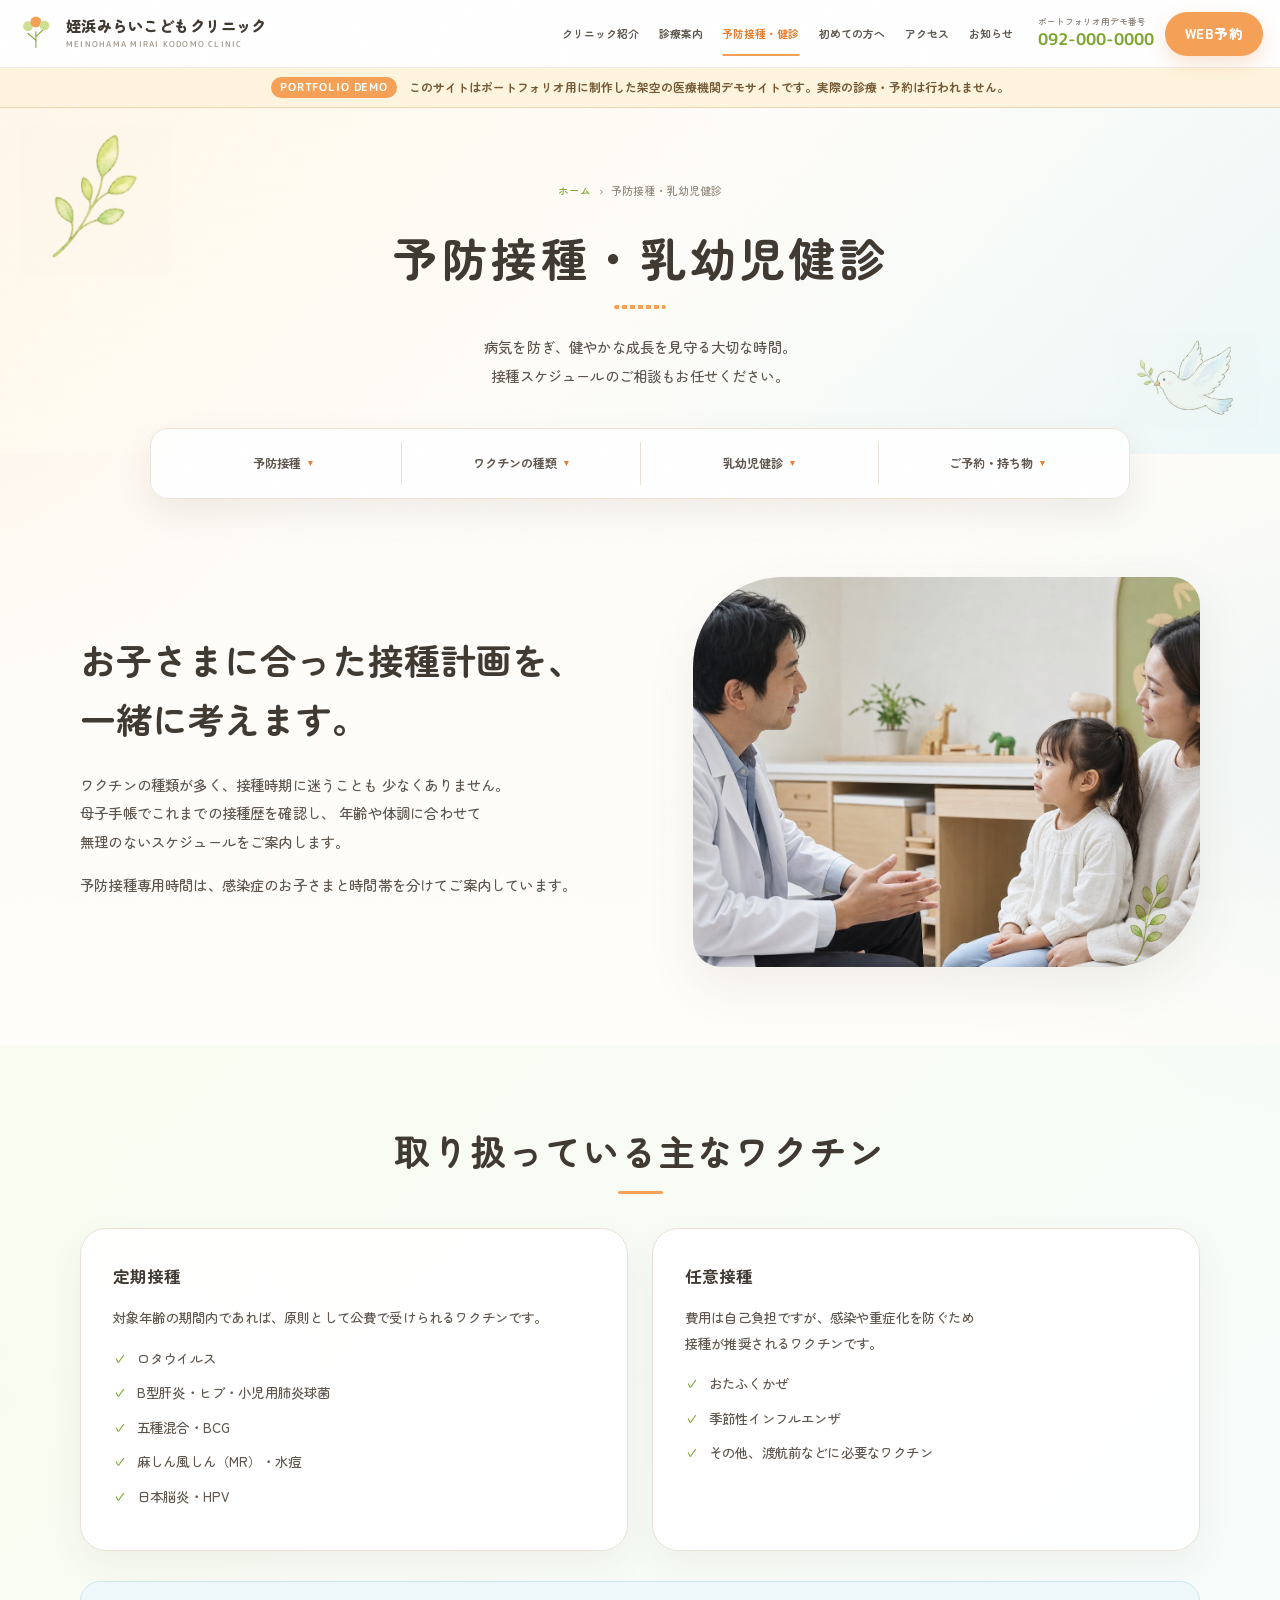
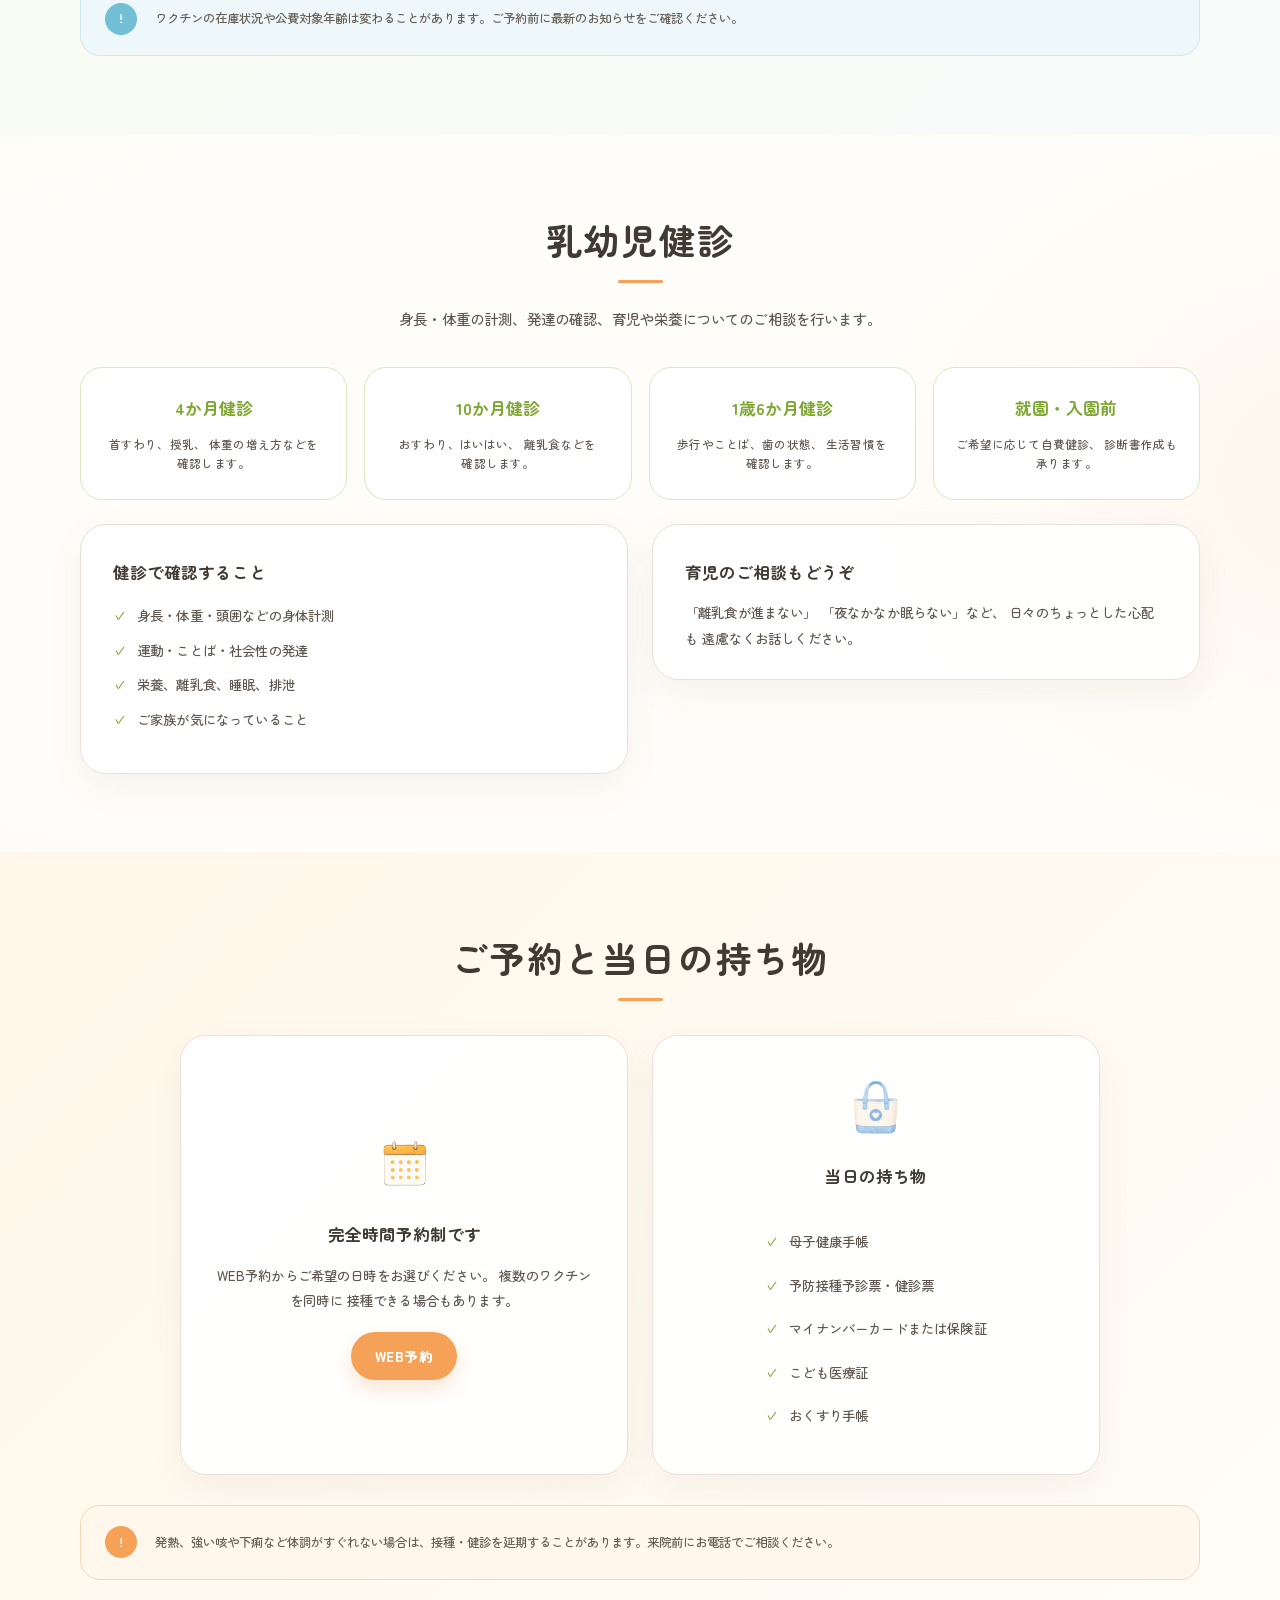
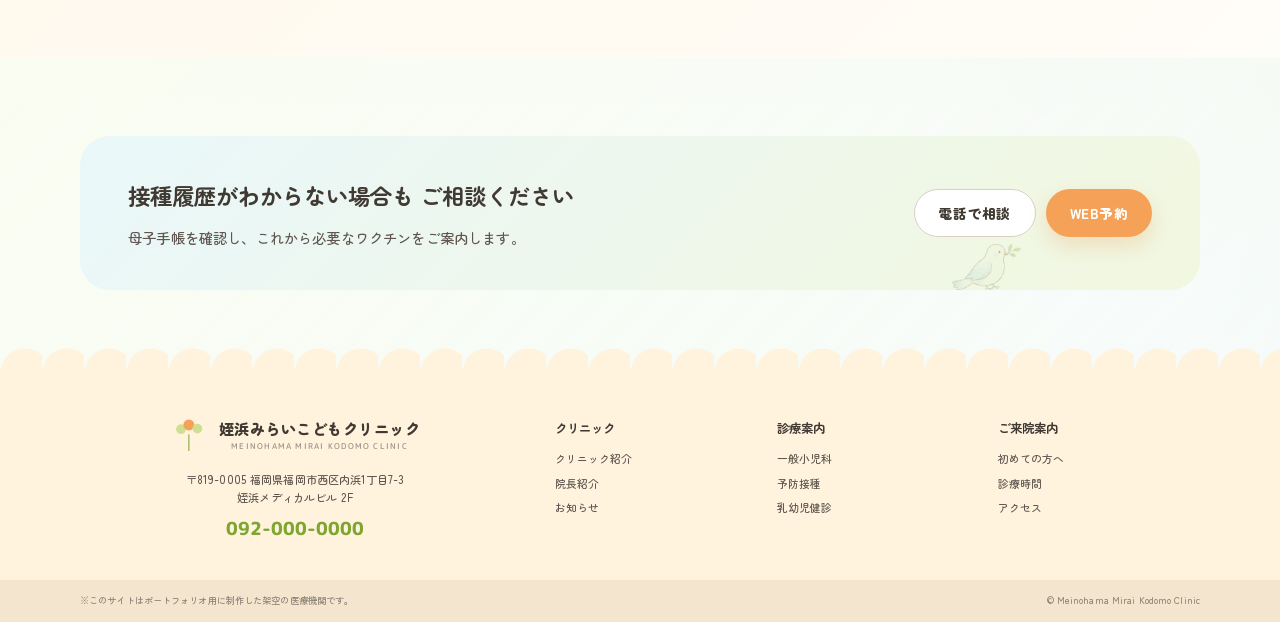
<file: vaccination.html>
<!doctype html>
<html lang="ja">
  <head>
    <meta charset="UTF-8" />
    <meta name="viewport" content="width=device-width, initial-scale=1.0" />
    <meta name="description" content="姪浜みらいこどもクリニックの予防接種・乳幼児健診のご案内です。" />
    <meta name="theme-color" content="#fffaf2" />
    <title>予防接種・乳幼児健診｜姪浜みらいこどもクリニック</title>
    <link rel="canonical" href="https://kota-web-design.github.io/meinohama-mirai-kids-clinic_demo/vaccination.html" />
    <meta property="og:site_name" content="姪浜みらいこどもクリニック" />
    <meta property="og:type" content="website" />
    <meta property="og:title" content="予防接種・乳幼児健診｜姪浜みらいこどもクリニック" />
    <meta property="og:description" content="姪浜みらいこどもクリニックの予防接種・乳幼児健診のご案内です。" />
    <meta
      property="og:url"
      content="https://kota-web-design.github.io/meinohama-mirai-kids-clinic_demo/vaccination.html"
    />
    <meta
      property="og:image"
      content="https://kota-web-design.github.io/meinohama-mirai-kids-clinic_demo/img/ogp-20260710.png"
    />
    <meta property="og:image:width" content="1200" />
    <meta property="og:image:height" content="630" />
    <meta property="og:locale" content="ja_JP" />
    <meta name="twitter:card" content="summary_large_image" />
    <meta name="twitter:title" content="予防接種・乳幼児健診｜姪浜みらいこどもクリニック" />
    <meta name="twitter:description" content="姪浜みらいこどもクリニックの予防接種・乳幼児健診のご案内です。" />
    <meta
      name="twitter:image"
      content="https://kota-web-design.github.io/meinohama-mirai-kids-clinic_demo/img/ogp-20260710.png"
    />
    <link rel="icon" href="favicon.svg" type="image/svg+xml" />
    <link rel="apple-touch-icon" href="apple-touch-icon.png" />
    <link rel="preconnect" href="https://fonts.googleapis.com" />
    <link rel="preconnect" href="https://fonts.gstatic.com" crossorigin />
    <link
      href="https://fonts.googleapis.com/css2?family=M+PLUS+Rounded+1c:wght@400;500;700;800&family=Zen+Maru+Gothic:wght@400;500;700&display=swap"
      rel="stylesheet"
    />
    <link rel="stylesheet" href="style.css" />
    <script src="script.js" defer></script>
  </head>
  <body class="subpage page-vaccination">
    <!-- Header / Global navigation -->
    <header class="site-header" id="top">
      <div class="header-inner">
        <a class="logo" href="index.html">
          <svg class="logo-mark" viewBox="0 0 64 64">
            <path d="M31 55V29" />
            <path d="M31 43 18 32M31 37l13-12" />
            <circle cx="18" cy="20" r="8" />
            <circle cx="31" cy="13" r="9" />
            <circle cx="45" cy="19" r="8" />
          </svg>
          <span>
            <strong>姪浜みらいこどもクリニック</strong>
            <small>MEINOHAMA MIRAI KODOMO CLINIC</small>
          </span>
        </a>
        <nav class="global-nav" id="globalNav">
          <a href="about.html">クリニック紹介</a>
          <a href="medical.html">診療案内</a>
          <a href="vaccination.html" aria-current="page">予防接種・健診</a>
          <a href="first.html">初めての方へ</a>
          <a href="access.html">アクセス</a>
          <a href="news.html">お知らせ</a>
        </nav>
        <div class="header-actions">
          <a class="header-phone" href="tel:0920000000">
            <span>
              <small>ポートフォリオ用デモ番号</small>
              <strong>092-000-0000</strong>
            </span>
          </a>
          <button class="booking-button js-booking" type="button">WEB予約</button>
          <button
            class="menu-button"
            id="menuButton"
            type="button"
            aria-label="メニューを開く"
            aria-controls="globalNav"
            aria-expanded="false"
          >
            <span></span>
            <span></span>
            <span></span>
          </button>
        </div>
      </div>
    </header>

    <!-- Mobile menu trigger -->
    <button
      class="menu-button mobile-menu-button"
      type="button"
      aria-label="メニューを開く"
      aria-controls="globalNav"
      aria-expanded="false"
    >
      <span></span>
      <span></span>
      <span></span>
    </button>
    <main class="sub-main">
      <!-- Page hero -->
      <section class="page-hero">
        <div class="page-hero-inner reveal">
          <p class="breadcrumb">
            <a href="index.html">ホーム</a>
            <span>›</span>
            <span>予防接種・乳幼児健診</span>
          </p>
          <span class="page-hero-icon"><img src="icons/web/quick-vaccination.png" alt="" /></span>
          <h1>予防接種・乳幼児健診</h1>
          <p class="page-hero-lead">
            病気を防ぎ、健やかな成長を見守る大切な時間。
            <br />
            接種スケジュールのご相談もお任せください。
          </p>
        </div>
      </section>
      <!-- Local section navigation -->
      <nav class="local-nav">
        <a href="#vaccine">予防接種</a>
        <a href="#types">ワクチンの種類</a>
        <a href="#checkup">乳幼児健診</a>
        <a href="#prepare">ご予約・持ち物</a>
      </nav>

      <!-- Vaccine lead -->
      <section class="sub-section" id="vaccine">
        <div class="container intro-grid">
          <div class="intro-copy reveal">
            <p class="section-en">VACCINATION</p>
            <h2>
              お子さまに合った接種計画を、
              <br />
              一緒に考えます。
            </h2>
            <p>
              ワクチンの種類が多く、接種時期に迷うことも
              <br class="sp-only" />
              少なくありません。
              <br class="pc-only" />
              <br class="sp-only" />
              母子手帳でこれまでの接種歴を確認し、
              <br class="sp-only" />
              年齢や体調に合わせて
              <br class="pc-only" />
              <br class="sp-only" />
              無理のないスケジュールをご案内します。
            </p>
            <p>予防接種専用時間は、感染症のお子さまと時間帯を分けてご案内しています。</p>
          </div>
          <div class="photo-frame reveal"><img src="img/consultation.png" alt="予防接種について相談する親子" /></div>
        </div>
      </section>

      <!-- Vaccine types -->
      <section class="sub-section is-soft" id="types">
        <div class="container">
          <div class="sub-heading reveal">
            <p class="eyebrow">VACCINE TYPES</p>
            <h2>取り扱っている主なワクチン</h2>
          </div>
          <div class="two-column">
            <article class="content-card reveal">
              <h3>定期接種</h3>
              <p>対象年齢の期間内であれば、原則として公費で受けられるワクチンです。</p>
              <ul class="check-list">
                <li>ロタウイルス</li>
                <li>B型肝炎・ヒブ・小児用肺炎球菌</li>
                <li>五種混合・BCG</li>
                <li>麻しん風しん（MR）・水痘</li>
                <li>日本脳炎・HPV</li>
              </ul>
            </article>
            <article class="content-card reveal">
              <h3>任意接種</h3>
              <p>
                費用は自己負担ですが、感染や重症化を防ぐため
                <br class="pc-only" />
                <br class="sp-only" />
                接種が推奨されるワクチンです。
              </p>
              <ul class="check-list">
                <li>おたふくかぜ</li>
                <li>季節性インフルエンザ</li>
                <li>その他、渡航前などに必要なワクチン</li>
              </ul>
            </article>
          </div>
          <div class="info-note reveal">
            ワクチンの在庫状況や公費対象年齢は変わることがあります。ご予約前に最新のお知らせをご確認ください。
          </div>
        </div>
      </section>

      <!-- Infant checkup -->
      <section class="sub-section" id="checkup">
        <div class="container">
          <div class="sub-heading reveal">
            <p class="eyebrow">INFANT CHECKUP</p>
            <h2>乳幼児健診</h2>
            <p>身長・体重の計測、発達の確認、育児や栄養についてのご相談を行います。</p>
          </div>
          <div class="age-grid">
            <article class="age-card reveal">
              <strong>4か月健診</strong>
              <p>
                首すわり、授乳、
                <br class="sp-only" />
                体重の増え方などを
                <br class="pc-only" />
                <br class="sp-only" />
                確認します。
              </p>
            </article>
            <article class="age-card reveal">
              <strong>10か月健診</strong>
              <p>
                おすわり、はいはい、
                <br class="sp-only" />
                離乳食などを
                <br class="pc-only" />
                <br class="sp-only" />
                確認します。
              </p>
            </article>
            <article class="age-card reveal">
              <strong>1歳6か月健診</strong>
              <p>
                歩行やことば、歯の状態、
                <br class="sp-only" />
                生活習慣を
                <br class="pc-only" />
                <br class="sp-only" />
                確認します。
              </p>
            </article>
            <article class="age-card reveal">
              <strong>就園・入園前</strong>
              <p>
                ご希望に応じて自費健診、
                <br class="sp-only" />
                診断書作成も
                <br class="pc-only" />
                <br class="sp-only" />
                承ります。
              </p>
            </article>
          </div>
          <div class="two-column" style="margin-top: 24px">
            <article class="content-card reveal">
              <h3>健診で確認すること</h3>
              <ul class="check-list">
                <li>身長・体重・頭囲などの身体計測</li>
                <li>運動・ことば・社会性の発達</li>
                <li>栄養、離乳食、睡眠、排泄</li>
                <li>ご家族が気になっていること</li>
              </ul>
            </article>
            <article class="content-card reveal">
              <h3>育児のご相談もどうぞ</h3>
              <p>
                「離乳食が進まない」
                <br class="sp-only" />
                「夜なかなか眠らない」など、
                <br class="sp-only" />
                日々のちょっとした心配も
                <br class="sp-only" />
                遠慮なくお話しください。
              </p>
            </article>
          </div>
        </div>
      </section>

      <!-- Reservation and items -->
      <section class="sub-section is-cream" id="prepare">
        <div class="container">
          <div class="sub-heading reveal">
            <p class="eyebrow">RESERVATION & ITEMS</p>
            <h2>ご予約と当日の持ち物</h2>
          </div>
          <div class="two-column">
            <article class="content-card reveal">
              <span class="value-icon"><img src="icons/web/quick-booking.png" alt="" /></span>
              <h3>完全時間予約制です</h3>
              <p>
                WEB予約からご希望の日時をお選びください。
                <br class="sp-only" />
                複数のワクチンを同時に
                <br class="sp-only" />
                接種できる場合もあります。
              </p>
              <button class="button button-orange js-booking" type="button" style="margin-top: 18px">WEB予約</button>
            </article>
            <article class="content-card reveal">
              <span class="value-icon"><img src="icons/web/visit-bag.png" alt="" /></span>
              <h3>当日の持ち物</h3>
              <ul class="check-list">
                <li>母子健康手帳</li>
                <li>予防接種予診票・健診票</li>
                <li>マイナンバーカードまたは保険証</li>
                <li>こども医療証</li>
                <li>おくすり手帳</li>
              </ul>
            </article>
          </div>
          <div class="info-note is-orange reveal">
            発熱、強い咳や下痢など体調がすぐれない場合は、接種・健診を延期することがあります。来院前にお電話でご相談ください。
          </div>
        </div>
      </section>

      <!-- Consultation CTA -->
      <section class="sub-section is-soft">
        <div class="container">
          <div class="cta-band reveal">
            <div>
              <h2>
                接種履歴がわからない場合も
                <br class="sp-only" />
                ご相談ください
              </h2>
              <p>母子手帳を確認し、これから必要なワクチンをご案内します。</p>
            </div>
            <div class="cta-actions">
              <a class="button button-outline" href="tel:0920000000">電話で相談</a>
              <button class="button button-orange js-booking" type="button">WEB予約</button>
            </div>
          </div>
        </div>
      </section>
    </main>

    <!-- Footer -->
    <footer class="site-footer">
      <div class="footer-wave"></div>
      <div class="container footer-main">
        <div class="footer-clinic">
          <a class="logo footer-logo" href="index.html">
            <svg class="logo-mark" viewBox="0 0 64 64">
              <path d="M31 55V29" />
              <circle cx="18" cy="20" r="8" />
              <circle cx="31" cy="13" r="9" />
              <circle cx="45" cy="19" r="8" />
            </svg>
            <span>
              <strong>姪浜みらいこどもクリニック</strong>
              <small>MEINOHAMA MIRAI KODOMO CLINIC</small>
            </span>
          </a>
          <p>
            〒819-0005 福岡県福岡市西区内浜1丁目7-3
            <br />
            姪浜メディカルビル 2F
          </p>
          <a class="footer-phone" href="tel:0920000000">092-000-0000</a>
        </div>
        <div class="footer-nav">
          <div>
            <h3>クリニック</h3>
            <a href="about.html">クリニック紹介</a>
            <a href="about.html#doctor">院長紹介</a>
            <a href="news.html">お知らせ</a>
          </div>
          <div>
            <h3>診療案内</h3>
            <a href="medical.html">一般小児科</a>
            <a href="#vaccine">予防接種</a>
            <a href="#checkup">乳幼児健診</a>
          </div>
          <div>
            <h3>ご来院案内</h3>
            <a href="first.html">初めての方へ</a>
            <a href="access.html#hours">診療時間</a>
            <a href="access.html">アクセス</a>
          </div>
        </div>
      </div>
      <div class="footer-bottom">
        <p>※このサイトはポートフォリオ用に制作した架空の医療機関です。</p>
        <p>© Meinohama Mirai Kodomo Clinic</p>
      </div>
    </footer>

    <!-- Fixed mobile CTA -->
    <div class="mobile-actions">
      <a href="tel:0920000000">デモ電話</a>
      <button class="js-booking" type="button">WEB予約</button>
    </div>

    <!-- Booking demo modal -->
    <dialog class="booking-modal" id="bookingModal">
      <button class="modal-close" id="modalClose" type="button">×</button>
      <h2>WEB予約</h2>
      <p>
        こちらはポートフォリオ用のデモサイトです。
        <br />
        実際の予約は行われません。
      </p>
      <button class="button button-orange" id="demoReserve" type="button">予約画面を体験する</button>
    </dialog>
  </body>
</html>
</file>
<file: style.css>
/* ==========================================================================
   Design tokens / base
   ========================================================================== */

:root {
  --ivory: #fffaf2;
  --cream: #fff4df;
  --sky: #dff4fa;
  --sky-deep: #72bfd6;
  --leaf: #bdd878;
  --leaf-deep: #7ea631;
  --orange: #f5a157;
  --orange-deep: #e57e30;
  --ink: #403a33;
  --muted: #766e65;
  --line: #e9e1d5;
  --white: #fff;
  --shadow: 0 18px 50px rgba(89, 74, 51, 0.09);
  --radius-sm: 16px;
  --radius-md: 28px;
  --radius-lg: 48px;
  --container: 1180px;
}

*,
*::before,
*::after {
  box-sizing: border-box;
}
html {
  scroll-behavior: smooth;
  scroll-padding-top: 110px;
}
body {
  position: relative;
  margin: 0;
  color: var(--ink);
  background: #fffdf9;
  font-family: "Zen Maru Gothic", "M PLUS Rounded 1c", sans-serif;
  font-size: 16px;
  line-height: 1.9;
  -webkit-font-smoothing: antialiased;
}
body::before {
  content: "";
  position: fixed;
  z-index: 9999;
  inset: 0;
  pointer-events: none;
  opacity: 0.038;
  mix-blend-mode: multiply;
  background-image: url("data:image/svg+xml,%3Csvg xmlns='http://www.w3.org/2000/svg' width='180' height='180' viewBox='0 0 180 180'%3E%3Cfilter id='paper'%3E%3CfeTurbulence type='fractalNoise' baseFrequency='.78' numOctaves='3' seed='8' stitchTiles='stitch'/%3E%3C/filter%3E%3Crect width='100%25' height='100%25' filter='url(%23paper)' opacity='.55'/%3E%3C/svg%3E");
}
body.menu-open {
  overflow: hidden;
}
main {
  position: relative;
  isolation: isolate;
  overflow: hidden;
  background: linear-gradient(180deg, rgba(255, 255, 255, 0.76), rgba(255, 253, 248, 0.9));
}
main::before {
  content: "";
  position: absolute;
  z-index: 0;
  inset: 0;
  pointer-events: none;
  background:
    radial-gradient(ellipse 640px 480px at -8% 7%, rgba(245, 161, 87, 0.1), transparent 72%),
    radial-gradient(ellipse 760px 560px at 108% 19%, rgba(114, 191, 214, 0.1), transparent 72%),
    radial-gradient(ellipse 700px 520px at -10% 39%, rgba(189, 216, 120, 0.1), transparent 72%),
    radial-gradient(ellipse 720px 520px at 108% 57%, rgba(245, 161, 87, 0.075), transparent 72%),
    radial-gradient(ellipse 760px 560px at -8% 77%, rgba(114, 191, 214, 0.085), transparent 72%),
    radial-gradient(ellipse 680px 500px at 105% 91%, rgba(189, 216, 120, 0.09), transparent 72%);
}
main > section {
  position: relative;
  z-index: 1;
}
a {
  color: inherit;
  text-decoration: none;
}
button,
input {
  font: inherit;
}
button {
  color: inherit;
}
img,
svg {
  display: block;
  max-width: 100%;
}
svg {
  fill: none;
  stroke: currentColor;
  stroke-width: 1.7;
  stroke-linecap: round;
  stroke-linejoin: round;
}
.container,
.section-shell {
  width: min(var(--container), calc(100% - 48px));
  margin-inline: auto;
}
.section-pad {
  padding: 110px 0;
}
.section-en {
  margin: 0 0 2px;
  color: var(--orange-deep);
  font-family: "M PLUS Rounded 1c", sans-serif;
  font-size: 0.73rem;
  font-weight: 800;
  letter-spacing: 0.16em;
}
.section-title {
  margin-bottom: 52px;
  text-align: center;
}
.section-title.is-decorated {
  position: relative;
  width: fit-content;
  margin-right: auto;
  margin-left: auto;
  padding: 0 58px;
}
.section-title.is-decorated::before,
.section-title.is-decorated::after {
  content: "";
  position: absolute;
  top: 13px;
  width: 42px;
  height: 54px;
  background: center / contain no-repeat;
  mix-blend-mode: multiply;
  opacity: 0.78;
}
.section-title.is-decorated::before {
  left: 5px;
  background-image: url("icons/deco-leaf-left.jpg");
  transform: rotate(-18deg);
}
.section-title.is-decorated::after {
  right: 5px;
  background-image: url("icons/deco-leaf-right.jpg");
  transform: scaleX(-1) rotate(-18deg);
}
.section-title h2,
.news-heading h2 {
  position: relative;
  display: inline-block;
  margin: 0;
  font-size: clamp(2rem, 4vw, 3rem);
  line-height: 1.4;
  letter-spacing: 0.08em;
}
.section-title h2::after {
  content: "";
  position: absolute;
  left: 50%;
  bottom: -13px;
  width: 54px;
  height: 4px;
  border-radius: 5px;
  background: repeating-linear-gradient(90deg, var(--orange) 0 6px, transparent 6px 10px);
  transform: translateX(-50%);
}
.section-title > p:last-child {
  margin: 29px 0 0;
  color: var(--muted);
}

/* ==========================================================================
   Header / common UI
   ========================================================================== */

.notice-bar {
  display: flex;
  justify-content: center;
  gap: 18px;
  align-items: center;
  min-height: 34px;
  padding: 5px 24px;
  color: #556137;
  background: #edf5d7;
  font-size: 0.75rem;
  font-weight: 700;
  letter-spacing: 0.03em;
}
.notice-bar p {
  margin: 0;
}
.notice-bar a {
  color: var(--leaf-deep);
}
.sp-only {
  display: none !important;
}
br.sp-only {
  display: none !important;
}
.demo-notice {
  position: relative;
  z-index: 20;
  display: flex;
  justify-content: center;
  align-items: center;
  gap: 12px;
  padding: 9px 24px;
  color: #755a38;
  background: #fff5df;
  border-bottom: 1px solid #ead8b8;
  font-size: 0.74rem;
  font-weight: 700;
  line-height: 1.6;
  text-align: center;
}
.demo-notice strong {
  flex: 0 0 auto;
  padding: 2px 9px;
  color: var(--white);
  background: var(--orange);
  border-radius: 999px;
  font-family: "M PLUS Rounded 1c", sans-serif;
  font-size: 0.66rem;
  letter-spacing: 0.08em;
  text-transform: uppercase;
}
.demo-notice span {
  min-width: 0;
}
.site-header {
  position: sticky;
  top: 0;
  z-index: 100;
  height: 72px;
  background: rgba(255, 255, 255, 0.96);
  border-bottom: 1px solid rgba(210, 199, 183, 0.35);
  backdrop-filter: blur(14px);
}
.header-inner {
  display: flex;
  align-items: center;
  width: min(1400px, calc(100% - 40px));
  height: 100%;
  margin-inline: auto;
}
.logo {
  display: inline-flex;
  flex: 0 0 auto;
  align-items: center;
  gap: 10px;
}
.logo-mark {
  width: 42px;
  color: var(--leaf-deep);
}
.logo-mark circle {
  fill: #cfdf91;
  stroke: none;
}
.logo-mark circle:nth-of-type(2) {
  fill: var(--orange);
}
.logo-mark .bird {
  fill: var(--sky-deep);
  stroke: none;
}
.logo strong {
  display: block;
  font-size: 1rem;
  font-weight: 800;
  letter-spacing: 0.03em;
  line-height: 1.3;
  white-space: nowrap;
}
.logo small {
  display: block;
  margin-top: 3px;
  color: #9a9186;
  font-family: "M PLUS Rounded 1c", sans-serif;
  font-size: 0.53rem;
  letter-spacing: 0.16em;
}
.global-nav {
  display: flex;
  align-self: stretch;
  justify-content: center;
  gap: clamp(18px, 2.4vw, 38px);
  margin-left: auto;
}
.global-nav a {
  position: relative;
  display: grid;
  place-content: center;
  color: #5d574f;
  font-size: 0.72rem;
  font-weight: 700;
  line-height: 1.25;
  text-align: center;
  white-space: nowrap;
}
.global-nav a::after {
  content: "";
  position: absolute;
  left: 50%;
  bottom: 11px;
  width: 0;
  height: 2px;
  background: var(--orange);
  transform: translateX(-50%);
  transition: width 0.25s ease;
}
.global-nav a:hover::after {
  width: 100%;
}
.global-nav span {
  display: none;
}
.header-actions {
  display: flex;
  align-items: center;
  gap: 14px;
  margin-left: 32px;
}
.header-phone {
  display: flex;
  align-items: center;
  gap: 7px;
  color: var(--leaf-deep);
}
.header-phone svg {
  width: 20px;
}
.header-phone small,
.header-phone strong {
  display: block;
}
.header-phone small {
  color: #81796f;
  font-size: 0.55rem;
  line-height: 1.2;
}
.header-phone strong {
  font-family: "M PLUS Rounded 1c", sans-serif;
  font-size: 1rem;
  line-height: 1.4;
}
.booking-button,
.button {
  display: inline-flex;
  align-items: center;
  justify-content: center;
  gap: 9px;
  min-height: 48px;
  padding: 0 24px;
  border: 0;
  border-radius: 999px;
  font-size: 0.86rem;
  font-weight: 800;
  letter-spacing: 0.03em;
  cursor: pointer;
  transition:
    transform 0.2s ease,
    box-shadow 0.2s ease,
    background 0.2s ease;
}
.booking-button:hover,
.button:hover {
  transform: translateY(-2px);
}
.booking-button svg {
  width: 20px;
}
.button-orange,
.booking-button {
  color: var(--white);
  background: var(--orange);
  box-shadow: 0 9px 20px rgba(228, 124, 47, 0.2);
}
.button-orange:hover,
.booking-button:hover {
  background: var(--orange-deep);
  box-shadow: 0 12px 26px rgba(228, 124, 47, 0.28);
}
.button-green {
  color: var(--white);
  background: var(--leaf-deep);
}
.button-outline {
  color: var(--ink);
  background: var(--white);
  border: 1px solid #d9d0c3;
}
.menu-button {
  display: none;
  width: 46px;
  height: 46px;
  padding: 11px;
  background: transparent;
  border: 0;
  cursor: pointer;
}
.menu-button span {
  display: block;
  width: 100%;
  height: 2px;
  margin: 6px 0;
  background: var(--ink);
  transition: 0.25s ease;
}
.header-actions .menu-button {
  display: none !important;
}
.menu-button-inline {
  display: none !important;
}
.mobile-menu-button {
  display: none;
}

/* ==========================================================================
   Top page: first view
   ========================================================================== */

.hero {
  position: relative;
  display: block;
  aspect-ratio: 1672 / 941;
  min-height: 0;
  overflow: hidden;
  background: #fffaf1;
}
.hero-art {
  position: absolute;
  z-index: 0;
  inset: 0;
  display: block;
}
.hero-art img {
  width: 100%;
  height: 100%;
  object-fit: cover;
  object-position: center;
}
.hero-copy {
  position: absolute;
  z-index: 2;
  top: 24%;
  left: max(8vw, calc((100vw - var(--container)) / 2));
  width: min(38vw, 540px);
  max-width: none;
  padding: 0;
}
.hero h1 {
  margin: 0;
  font-size: clamp(2.55rem, 3.7vw, 4rem);
  line-height: 1.45;
  letter-spacing: 0.06em;
}
.hero h1 span {
  display: block;
  white-space: nowrap;
}
.hero h1 span:last-child {
  color: var(--ink);
}
.hero-lead {
  margin: 24px 0 0;
  color: #635c53;
  font-size: 0.94rem;
  font-weight: 500;
  line-height: 1.95;
}

/* ==========================================================================
   Top page: quick links
   ========================================================================== */

.quick-links {
  position: relative;
  z-index: 6;
  display: grid;
  grid-template-columns: repeat(3, 1fr);
  gap: 18px;
  margin-top: -16px;
  padding-top: 18px;
  background: transparent;
}
.quick-card {
  display: flex;
  align-items: center;
  gap: 16px;
  min-height: 104px;
  padding: 18px 22px;
  background: var(--white);
  border: 2px solid var(--line);
  border-radius: 14px;
  box-shadow: none;
  text-align: left;
  cursor: pointer;
  transition:
    transform 0.22s ease,
    box-shadow 0.22s ease;
}
.quick-card:hover {
  transform: translateY(-5px);
  box-shadow: var(--shadow);
}
.quick-card > span:nth-child(2) {
  min-width: 0;
}
.quick-card strong,
.quick-card small {
  display: block;
}
.quick-card strong {
  margin-bottom: 4px;
  font-size: 1.1rem;
}
.quick-card small {
  color: var(--muted);
  font-size: 0.78rem;
  line-height: 1.65;
}
.quick-card > i {
  display: grid;
  flex: 0 0 auto;
  place-content: center;
  width: 28px;
  height: 28px;
  margin-left: auto;
  color: var(--white);
  border-radius: 50%;
  font-style: normal;
}
.quick-icon {
  display: grid;
  flex: 0 0 auto;
  place-content: center;
  width: 62px;
  height: 62px;
  overflow: hidden;
  background: transparent !important;
  border-radius: 16px;
}
.quick-icon img {
  width: 58px;
  height: 58px;
  object-fit: contain;
}
.quick-orange {
  border-color: #f6ccad;
}
.quick-orange .quick-icon {
  color: var(--orange-deep);
  background: #fff3e9;
}
.quick-orange > i {
  background: var(--orange);
}
.quick-green {
  border-color: #d4e4ab;
}
.quick-green .quick-icon {
  color: var(--leaf-deep);
  background: #f3f8e8;
}
.quick-green > i {
  background: var(--leaf);
}
.quick-blue {
  border-color: #bfe3ee;
}
.quick-blue .quick-icon {
  color: #4aaac7;
  background: #eaf8fc;
}
.quick-blue > i {
  background: var(--sky-deep);
}

/* ==========================================================================
   Top page: news summary
   ========================================================================== */

.news {
  padding-top: 68px;
  padding-bottom: 58px;
  background: transparent;
}
.news-box {
  position: relative;
  display: grid;
  grid-template-columns: 180px 1fr auto;
  gap: 42px;
  align-items: center;
  padding: 38px 46px;
  background: var(--sky);
  border: 1px solid #cfeaf1;
  border-radius: 34px;
}
.news-bird {
  position: absolute;
  z-index: 2;
  top: -40px;
  right: 24px;
  width: 82px;
  height: auto;
  mix-blend-mode: darken;
  transform: rotate(-5deg);
}
.news-heading {
  position: relative;
}
.news-heading h2 {
  font-size: 1.8rem;
}
.news-heading svg {
  position: absolute;
  right: -6px;
  bottom: -29px;
  width: 48px;
  color: #8ba74e;
  opacity: 0.65;
}
.news-list a {
  display: grid;
  grid-template-columns: 105px 88px 1fr 20px;
  gap: 16px;
  align-items: center;
  min-height: 54px;
  padding: 7px 17px;
  background: rgba(255, 255, 255, 0.72);
  border-bottom: 1px solid #d8e9ed;
  font-size: 0.88rem;
  transition: background 0.2s ease;
}
.news-list a:first-child {
  border-radius: 12px 12px 0 0;
}
.news-list a:last-child {
  border-bottom: 0;
  border-radius: 0 0 12px 12px;
}
.news-list a:hover {
  background: var(--white);
}
.news-list time {
  color: #776e64;
  font-family: "M PLUS Rounded 1c", sans-serif;
}
.news-list strong {
  overflow: hidden;
  text-overflow: ellipsis;
  white-space: nowrap;
}
.news-list i {
  font-size: 1.4rem;
  font-style: normal;
}
.tag {
  padding: 2px 7px;
  border-radius: 99px;
  font-size: 0.62rem;
  text-align: center;
}
.tag-orange {
  color: #b35b22;
  background: #ffe1c4;
}
.tag-blue {
  color: #388ca5;
  background: #d8f0f8;
}
.tag-green {
  color: #6d8d2e;
  background: #e9f2cf;
}
.text-link {
  font-size: 0.72rem;
  font-weight: 800;
  white-space: nowrap;
}
.text-link span {
  display: inline-grid;
  place-content: center;
  width: 28px;
  height: 28px;
  margin-left: 5px;
  color: var(--white);
  background: var(--orange);
  border-radius: 50%;
}

/* ==========================================================================
   Top page: consultation hours
   ========================================================================== */

.schedule {
  padding-top: 52px;
  padding-bottom: 78px;
  background: rgba(255, 255, 255, 0.38);
}
.schedule-title {
  margin-bottom: 30px;
  text-align: left;
}
.schedule-title h2 {
  font-size: 2rem;
}
.schedule-title h2::after {
  left: 0;
  width: 46px;
  transform: none;
}
.schedule-title > p:last-child {
  margin-top: 20px;
  font-size: 0.76rem;
}
.schedule-layout {
  display: grid;
  grid-template-columns: 1fr 260px;
  gap: 45px;
  align-items: stretch;
}
.schedule-table-wrap {
  min-width: 0;
}
.schedule-legend {
  display: flex;
  justify-content: flex-end;
  gap: 24px;
  margin-bottom: 14px;
  color: var(--muted);
  font-size: 0.68rem;
}
.schedule-legend span {
  display: inline-flex;
  align-items: center;
  gap: 7px;
}
.dot {
  width: 10px;
  height: 10px;
  border-radius: 50%;
}
.dot-green {
  background: var(--leaf);
}
.dot-blue {
  background: var(--sky-deep);
}
.schedule-table {
  width: 100%;
  border-collapse: separate;
  border-spacing: 0;
  overflow: hidden;
  background: var(--white);
  border: 1px solid var(--line);
  border-radius: 14px;
  box-shadow: 0 14px 35px rgba(91, 76, 52, 0.05);
  text-align: center;
}
.schedule-table th,
.schedule-table td {
  height: 58px;
  padding: 8px;
  border-right: 1px solid #eee7dc;
  border-bottom: 1px solid #eee7dc;
}
.schedule-table tr:last-child th,
.schedule-table tr:last-child td {
  border-bottom: 0;
}
.schedule-table th:last-child,
.schedule-table td:last-child {
  border-right: 0;
}
.schedule-table thead th {
  height: 50px;
  color: #6c645b;
  background: #fbf6ed;
  font-size: 0.78rem;
}
.schedule-table tbody th {
  color: #635c55;
  background: #fdfaf5;
  font-family: "M PLUS Rounded 1c", sans-serif;
  font-size: 0.78rem;
  font-weight: 600;
}
.schedule-table tbody td {
  color: var(--leaf-deep);
  font-size: 1.2rem;
  font-weight: 800;
}
.schedule-table .vaccine-row td {
  color: #52aeca;
}
.schedule-table td:last-child {
  color: #aaa;
}
.schedule-table td small {
  display: block;
  font-size: 0.56rem;
  line-height: 1.2;
}
.schedule-note {
  margin: 15px 0 0;
  color: var(--muted);
  font-size: 0.72rem;
}
.reservation-card {
  display: flex;
  flex-direction: column;
  align-items: center;
  justify-content: center;
  padding: 30px;
  background: var(--sky);
  border-radius: 28px;
  text-align: center;
}
.round-icon {
  display: grid;
  place-content: center;
  width: 54px;
  height: 54px;
  color: var(--sky-deep);
  background: var(--white);
  border-radius: 50%;
}
.round-icon svg {
  width: 27px;
}
.reservation-card p {
  margin: 15px 0 18px;
  font-size: 0.9rem;
  font-weight: 700;
  line-height: 1.7;
}
.reservation-card hr {
  width: 100%;
  margin: 22px 0 17px;
  border: 0;
  border-top: 1px solid #bcdce5;
}
.reservation-card small {
  color: var(--muted);
  font-size: 0.66rem;
}
.reservation-card > a {
  color: #487f91;
  font-family: "M PLUS Rounded 1c";
  font-size: 1.15rem;
  font-weight: 800;
}

/* ==========================================================================
   Top page: features / services
   ========================================================================== */

.features {
  position: relative;
  padding-top: 72px;
  padding-bottom: 66px;
  background: transparent;
}
.cloud-top {
  position: absolute;
  top: -29px;
  left: 0;
  width: 100%;
  height: 58px;
  background: radial-gradient(circle at 29px 29px, rgba(255, 253, 248, 0.96) 28px, transparent 29px) 0 0 / 58px 58px
    repeat-x;
}
.features .section-title {
  margin-bottom: 34px;
}
.features .section-title .section-en,
.features .section-title > p:last-child {
  display: none;
}
.features .section-title h2 {
  font-size: 2rem;
}
.feature-grid {
  display: grid;
  grid-template-columns: repeat(2, 1fr);
  gap: 16px 22px;
}
.feature-card {
  position: relative;
  display: grid;
  grid-template-columns: 48% 52%;
  gap: 16px;
  align-items: center;
  min-height: 188px;
  padding: 15px 21px;
  overflow: visible;
  background: linear-gradient(135deg, #f5fae9, #fff);
  border-radius: 42% 24px 42% 24px / 34% 24px 34% 24px;
  box-shadow: none;
}
.feature-card:nth-child(2),
.feature-card:nth-child(3) {
  background: linear-gradient(135deg, #eef9fc, #fff);
}
.feature-card:nth-child(even) {
  border-radius: 24px 42% 24px 42% / 24px 34% 24px 34%;
}
.feature-card:nth-child(odd) .feature-image {
  order: 2;
}
.feature-card:nth-child(odd) > div:last-child {
  order: 1;
}
.feature-number {
  position: absolute;
  z-index: 2;
  top: 11px;
  left: 12px;
  display: grid;
  place-content: center;
  width: 40px;
  height: 40px;
  color: var(--leaf-deep);
  background: var(--white);
  border: 2px solid #dce9b8;
  border-radius: 50%;
  font-family: "M PLUS Rounded 1c";
  font-size: 0.78rem;
  font-weight: 800;
}
.feature-number.orange {
  color: var(--orange-deep);
  border-color: #f6caa9;
}
.feature-number.blue {
  color: #3b9cba;
  border-color: #bce0eb;
}
.feature-image {
  min-height: 158px;
  background-color: #e8eadf;
  background-position: center;
  background-size: cover;
  border-radius: 46% 24px 46% 24px / 38% 24px 38% 24px;
}
.feature-doctor {
  background-image: url("img/doctor-working.png"), linear-gradient(135deg, #edf2df, #dcecf0);
}
.feature-interior {
  background-image: url("img/clinic-interior.png"), linear-gradient(135deg, #f5ebd9, #e5efe0);
}
.feature-phone {
  background-image: url("img/web-reservation.png"), linear-gradient(135deg, #e3f2f6, #f7efe3);
}
.feature-consultation {
  background-image: url("img/consultation.png"), linear-gradient(135deg, #f4eadf, #e0eff0);
}
.feature-card h3 {
  margin: 0 0 8px;
  font-size: 1.08rem;
  line-height: 1.55;
  letter-spacing: 0.03em;
}
.feature-card p {
  margin: 0;
  color: var(--muted);
  font-size: 0.8rem;
  line-height: 1.8;
}

.medical {
  padding-top: 66px;
  padding-bottom: 72px;
  background: rgba(255, 255, 255, 0.44);
}
.medical .section-title {
  margin-bottom: 34px;
}
.medical .section-title .section-en,
.medical .section-title > p:last-child {
  display: none;
}
.medical .section-title h2 {
  font-size: 2rem;
}
.service-grid {
  display: grid;
  grid-template-columns: repeat(3, 1fr);
  gap: 20px;
}
.service-card {
  position: relative;
  min-height: 180px;
  padding: 22px 24px;
  background: var(--ivory);
  border: 1.5px solid #eadabf;
  border-radius: 14px;
  transition:
    transform 0.2s ease,
    box-shadow 0.2s ease,
    border 0.2s ease;
}
.service-card:nth-child(3n + 2) {
  background: #fbfdf3;
  border-color: #d9e5b6;
}
.service-card:nth-child(3n) {
  background: #f5fbfd;
  border-color: #c5e2ea;
}
.service-card:hover {
  transform: translateY(-6px);
  border-color: var(--orange);
  box-shadow: var(--shadow);
}
.service-icon {
  display: grid;
  place-content: center;
  width: 62px;
  height: 62px;
  margin-bottom: 9px;
  overflow: hidden;
  background: transparent;
  border-radius: 16px;
}
.service-icon img {
  width: 62px;
  height: 62px;
  object-fit: contain;
}
.service-card h3 {
  margin: 0 0 6px;
  font-size: 1.08rem;
}
.service-card p {
  margin: 0;
  padding-right: 32px;
  color: var(--muted);
  font-size: 0.8rem;
  line-height: 1.7;
}
.service-card i {
  position: absolute;
  right: 21px;
  bottom: 20px;
  display: grid;
  place-content: center;
  width: 28px;
  height: 28px;
  color: var(--white);
  background: var(--leaf);
  border-radius: 50%;
  font-style: normal;
}

/* ==========================================================================
   Top page: vaccination / first visit / doctor / access
   ========================================================================== */

.vaccination {
  background: linear-gradient(180deg, #fff 0, #f7fbef 100%);
}
.vaccination-card {
  position: relative;
  display: grid;
  grid-template-columns: 42% 1fr;
  min-height: 500px;
  padding: 0;
  overflow: hidden;
  background: #edf5d8;
  border-radius: 45px;
}
.vaccination-illustration {
  position: relative;
  overflow: hidden;
  background: var(--sky);
}
.vaccination-illustration::after {
  content: "";
  position: absolute;
  left: 50%;
  top: 80px;
  width: 150px;
  height: 200px;
  border: 10px solid rgba(255, 255, 255, 0.9);
  border-bottom: 0;
  border-radius: 80px 80px 0 0;
  transform: translateX(-50%);
}
.sun {
  position: absolute;
  top: 70px;
  right: 65px;
  width: 70px;
  height: 70px;
  background: #ffd168;
  border-radius: 50%;
}
.hill {
  position: absolute;
  bottom: -80px;
  border-radius: 50% 50% 0 0;
}
.hill-one {
  left: -15%;
  width: 90%;
  height: 290px;
  background: #b9d97c;
  transform: rotate(8deg);
}
.hill-two {
  right: -35%;
  width: 100%;
  height: 330px;
  background: #8bbd58;
  transform: rotate(-10deg);
}
.tiny-tree {
  position: absolute;
  z-index: 2;
  bottom: 70px;
  color: #fff;
  font-size: 4rem;
}
.tree-one {
  left: 18%;
}
.tree-two {
  right: 16%;
  bottom: 115px;
}
.vaccination-copy {
  padding: 70px clamp(45px, 6vw, 90px);
}
.vaccination-copy h2 {
  margin: 0 0 22px;
  font-size: clamp(1.8rem, 3vw, 2.6rem);
}
.vaccination-copy > p:not(.section-en) {
  color: var(--muted);
}
.vaccination-copy ul {
  margin: 26px 0 34px;
  padding: 0;
  list-style: none;
}
.vaccination-copy li {
  position: relative;
  margin: 8px 0;
  padding-left: 25px;
  font-size: 0.86rem;
}
.vaccination-copy li::before {
  content: "✓";
  position: absolute;
  left: 0;
  color: var(--leaf-deep);
  font-weight: 800;
}

.first-visit {
  padding-top: 62px;
  padding-bottom: 66px;
  background: linear-gradient(135deg, rgba(255, 250, 242, 0.9), rgba(255, 255, 255, 0.48));
}
.first-visit .section-title {
  margin-bottom: 34px;
}
.first-visit .section-title .section-en,
.first-visit .section-title > p:last-child {
  display: none;
}
.first-visit .section-title h2 {
  font-size: 2rem;
}
.first-layout {
  display: grid;
  grid-template-columns: 180px 1fr 265px;
  gap: 30px;
  align-items: stretch;
}
.parent-illustration {
  position: relative;
  min-height: 300px;
  overflow: hidden;
  background: url("img/parent-child-illustration.png") center bottom / contain no-repeat;
}
.parent-head,
.child-head,
.parent-body,
.parent-illustration span {
  display: none;
}
.visit-flow,
.belongings {
  padding: 35px;
  background: var(--white);
  border: 1px solid var(--line);
  border-radius: 28px;
  box-shadow: 0 12px 30px rgba(91, 76, 52, 0.05);
}
.visit-flow h3,
.belongings h3 {
  margin: 0 0 28px;
  font-size: 1.08rem;
}
.visit-flow ol {
  display: grid;
  grid-template-columns: repeat(3, 1fr);
  gap: 0;
  margin: 0;
  padding: 0;
  list-style: none;
}
.visit-flow li {
  position: relative;
  padding: 0 18px;
  text-align: center;
}
.visit-flow li:not(:last-child)::after {
  content: "›";
  position: absolute;
  top: 65px;
  right: -5px;
  color: #baa99a;
  font-size: 2rem;
}
.visit-flow li > span {
  display: block;
  width: 38px;
  margin: 0 auto 9px;
  color: var(--white);
  background: var(--leaf);
  border-radius: 99px;
  font-family: "M PLUS Rounded 1c";
  font-size: 0.72rem;
  font-weight: 800;
}
.visit-flow i {
  display: grid;
  place-content: center;
  width: 62px;
  height: 62px;
  margin: 0 auto 11px;
  overflow: hidden;
  background: transparent;
  border: 0;
  border-radius: 16px;
  font-style: normal;
}
.visit-flow i img {
  width: 62px;
  height: 62px;
  object-fit: contain;
}
.visit-flow strong {
  display: block;
  font-size: 0.9rem;
}
.visit-flow p {
  margin: 7px 0 0;
  color: var(--muted);
  font-size: 0.74rem;
  line-height: 1.65;
}
.belongings {
  position: relative;
  background: #fffaf0;
}
.belongings ul {
  margin: 0;
  padding: 0 58px 0 0;
  list-style: none;
}
.belongings li {
  position: relative;
  margin: 10px 0;
  padding-left: 22px;
  color: var(--muted);
  font-size: 0.77rem;
  line-height: 1.65;
}
.belongings li::before {
  content: "✓";
  position: absolute;
  left: 0;
  color: var(--leaf-deep);
  font-weight: 800;
}
.bag {
  position: absolute;
  right: 18px;
  bottom: 18px;
  width: 66px;
  height: 66px;
  object-fit: contain;
  opacity: 0.82;
}

.doctor {
  padding-top: 62px;
  padding-bottom: 62px;
  background: rgba(255, 255, 255, 0.48);
}
.doctor-card {
  position: relative;
  display: grid;
  grid-template-columns: 32% 1fr 28%;
  gap: 42px;
  align-items: center;
  padding: 0;
  background: transparent;
  border-radius: 0;
  box-shadow: none;
}
.doctor-bird {
  display: none;
}
.doctor-photo {
  position: relative;
  min-height: 300px;
  overflow: visible;
  background-image: url("img/doctor-working.png"), linear-gradient(145deg, #dfeff0, #f0e9dc);
  background-position: center;
  background-size: cover;
  border-radius: 68px 22px 68px 22px;
}
.doctor-photo::after {
  content: "";
  position: absolute;
  right: -18px;
  bottom: -24px;
  width: 78px;
  aspect-ratio: 3 / 2;
  background: url("icons/deco-bird-perched.jpg") center / contain no-repeat;
  mix-blend-mode: multiply;
  opacity: 0.9;
  transform: rotate(4deg);
  pointer-events: none;
}
.doctor-message h2 {
  margin: 0 0 14px;
  font-size: 1.85rem;
}
.doctor-name {
  margin: 0 0 16px;
  font-size: 1.15rem;
  font-weight: 800;
  letter-spacing: 0.12em;
}
.doctor-name small {
  margin-right: 15px;
  color: var(--muted);
  font-size: 0.78rem;
}
.doctor-message > p:not(.section-en):not(.doctor-name) {
  color: var(--muted);
  font-size: 0.86rem;
  line-height: 1.9;
}
.text-button {
  display: inline-flex;
  gap: 12px;
  align-items: center;
  margin-top: 8px;
  padding-bottom: 4px;
  border-bottom: 1px solid var(--ink);
  font-size: 0.78rem;
  font-weight: 800;
}
.credentials {
  padding: 28px;
  background: #f8f9ef;
  border: 1px solid #dfe8c6;
  border-radius: 18px;
}
.credentials h3 {
  margin: 0 0 17px;
  font-size: 0.94rem;
}
.credentials ul {
  margin: 0;
  padding: 0;
  list-style: none;
}
.credentials li {
  position: relative;
  margin: 9px 0;
  padding-left: 16px;
  color: var(--muted);
  font-size: 0.77rem;
  line-height: 1.65;
}
.credentials li::before {
  content: "•";
  position: absolute;
  left: 0;
  color: var(--leaf-deep);
}

.access {
  padding-top: 54px;
  padding-bottom: 62px;
  background: linear-gradient(135deg, rgba(248, 242, 231, 0.88), rgba(255, 250, 240, 0.72));
}
.access .section-title {
  margin-bottom: 26px;
  text-align: left;
}
.access .section-title .section-en {
  display: none;
}
.access .section-title h2 {
  font-size: 2rem;
}
.access .section-title h2::after {
  left: 0;
  transform: none;
}
.access-card {
  display: grid;
  grid-template-columns: 56% 1fr;
  overflow: hidden;
  background: var(--white);
  border-radius: 38px;
  box-shadow: var(--shadow);
}
.map-art {
  position: relative;
  min-height: 365px;
  overflow: hidden;
  background: #f3eedf;
}
.road {
  position: absolute;
  background: #fff;
  border: 2px solid #e2d9c8;
}
.road-one {
  top: 42%;
  left: -10%;
  width: 120%;
  height: 65px;
  transform: rotate(-8deg);
}
.road-two {
  top: -10%;
  left: 34%;
  width: 55px;
  height: 125%;
  transform: rotate(15deg);
}
.rail {
  position: absolute;
  top: 20%;
  left: -10%;
  width: 120%;
  height: 15px;
  background: repeating-linear-gradient(90deg, #8aa8ad 0 10px, #d6dddc 10px 20px);
  transform: rotate(-8deg);
}
.map-station,
.map-school,
.map-park {
  position: absolute;
  z-index: 2;
  padding: 6px 13px;
  color: #5f5a51;
  background: rgba(255, 255, 255, 0.86);
  border-radius: 6px;
  font-size: 0.69rem;
  font-weight: 700;
}
.map-station {
  top: 20%;
  left: 10%;
  color: var(--white);
  background: #6eb1c4;
}
.map-school {
  top: 33%;
  right: 12%;
}
.map-park {
  bottom: 18%;
  left: 12%;
  background: #dce8bb;
}
.map-pin {
  position: absolute;
  z-index: 3;
  top: 48%;
  left: 57%;
  display: flex;
  align-items: center;
  gap: 10px;
  padding: 12px 15px;
  color: var(--orange-deep);
  background: var(--white);
  border: 2px solid var(--orange);
  border-radius: 13px;
  box-shadow: var(--shadow);
  font-size: 0.74rem;
  line-height: 1.4;
}
.map-pin i {
  position: relative;
  display: block;
  width: 25px;
  height: 30px;
  background: var(--orange);
  border-radius: 50% 50% 50% 0;
  transform: rotate(-45deg);
}
.map-pin i::after {
  content: "";
  position: absolute;
  top: 8px;
  left: 8px;
  width: 9px;
  height: 9px;
  background: var(--white);
  border-radius: 50%;
}
.access-info {
  padding: 40px 48px;
}
.access-info h3 {
  margin: 0 0 20px;
  font-size: 1.12rem;
}
.access-info dl {
  margin: 0;
}
.access-info dl > div {
  display: grid;
  grid-template-columns: 60px 1fr;
  gap: 14px;
  padding: 13px 0;
  border-bottom: 1px solid var(--line);
}
.access-info dt {
  color: var(--orange-deep);
  font-size: 0.78rem;
  font-weight: 800;
}
.access-info dd {
  margin: 0;
  color: var(--muted);
  font-size: 0.82rem;
  line-height: 1.75;
}
.access-buttons {
  display: flex;
  gap: 10px;
  margin-top: 24px;
}
.map-pin small {
  display: block;
  margin-top: 2px;
  color: #9a7a58;
  font-size: 0.62rem;
  font-weight: 800;
  letter-spacing: 0.04em;
}
.demo-map-note {
  margin: 14px 0 0;
  padding: 10px 12px;
  color: #7b6a57;
  background: #fff7e8;
  border: 1px solid #efddbe;
  border-radius: 12px;
  font-size: 0.72rem;
  font-weight: 700;
  line-height: 1.65;
}
.demo-map-disabled {
  color: #8c8175;
  background: #f7f0e6;
  cursor: default;
  pointer-events: none;
}
.demo-map-disabled:hover {
  box-shadow: none;
  transform: none;
}

/* ==========================================================================
   Footer / modal / motion
   ========================================================================== */

.site-footer {
  position: relative;
  padding-top: 70px;
  background: #fff3de;
}
.footer-wave {
  position: absolute;
  top: -25px;
  left: 0;
  width: 100%;
  height: 50px;
  background: radial-gradient(circle at 25px 25px, #fff3de 24px, transparent 25px) 0 0 / 50px 50px repeat-x;
}
.footer-main {
  display: grid;
  grid-template-columns: 1.1fr 1.3fr 220px;
  gap: 60px;
  padding-bottom: 60px;
}
.footer-logo {
  margin-bottom: 24px;
}
.footer-clinic p {
  margin: 0;
  color: var(--muted);
  font-size: 0.78rem;
}
.footer-phone {
  display: inline-block;
  margin-top: 5px;
  color: var(--leaf-deep);
  font-family: "M PLUS Rounded 1c";
  font-size: 1.25rem;
  font-weight: 800;
}
.footer-nav {
  display: grid;
  grid-template-columns: repeat(3, 1fr);
  gap: 25px;
}
.footer-nav h3 {
  margin: 0 0 15px;
  font-size: 0.88rem;
}
.footer-nav a {
  display: block;
  margin: 7px 0;
  color: var(--muted);
  font-size: 0.75rem;
}
.footer-nav a:hover {
  color: var(--orange-deep);
}
.footer-booking {
  align-self: center;
  padding: 27px;
  background: rgba(255, 255, 255, 0.64);
  border: 1px solid #eedfc9;
  border-radius: 20px;
  text-align: center;
}
.footer-booking p {
  margin: 0 0 17px;
  font-size: 0.76rem;
  font-weight: 700;
  line-height: 1.7;
}
.footer-bottom {
  display: flex;
  justify-content: space-between;
  gap: 30px;
  padding: 17px max(24px, calc((100% - var(--container)) / 2));
  color: #8c8277;
  background: #f4e5ce;
  font-size: 0.62rem;
}
.footer-bottom p {
  margin: 0;
}
.mobile-actions {
  display: none;
}

.booking-modal {
  width: min(500px, calc(100% - 32px));
  padding: 48px;
  color: var(--ink);
  background: var(--ivory);
  border: 0;
  border-radius: 30px;
  box-shadow: 0 30px 100px rgba(53, 45, 34, 0.3);
  text-align: center;
}
.booking-modal::backdrop {
  background: rgba(57, 51, 43, 0.55);
  backdrop-filter: blur(5px);
}
.booking-modal[open] {
  animation: modalIn 0.25s ease both;
}
.modal-close {
  position: absolute;
  top: 14px;
  right: 17px;
  display: grid;
  place-content: center;
  width: 35px;
  height: 35px;
  background: var(--white);
  border: 0;
  border-radius: 50%;
  font-size: 1.4rem;
  cursor: pointer;
}
.modal-icon {
  display: grid;
  place-content: center;
  width: 68px;
  height: 68px;
  margin: 0 auto 18px;
  color: var(--orange-deep);
  background: #fff0e2;
  border-radius: 50%;
}
.modal-icon svg {
  width: 32px;
}
.booking-modal h2 {
  margin: 0;
  font-size: 2rem;
}
.booking-modal > p:not(.section-en) {
  color: var(--muted);
  font-size: 0.84rem;
}
@keyframes modalIn {
  from {
    opacity: 0;
    transform: translateY(14px) scale(0.98);
  }
  to {
    opacity: 1;
    transform: none;
  }
}

.reveal {
  opacity: 0;
  transform: translateY(28px);
  transition:
    opacity 0.75s ease,
    transform 0.75s cubic-bezier(0.2, 0.7, 0.2, 1);
}
.reveal.is-visible {
  opacity: 1;
  transform: none;
}

/* ==========================================================================
   Initial responsive rules
   ========================================================================== */

@media (max-width: 1180px) {
  .global-nav {
    gap: 16px;
  }
  .global-nav a {
    font-size: 0.68rem;
  }
  .header-phone {
    display: none;
  }
  .header-actions {
    margin-left: 22px;
  }
  .hero-copy {
    left: 5vw;
    width: 40vw;
  }
  .hero h1 {
    font-size: 3.7vw;
  }
  .feature-card {
    grid-template-columns: 38% 1fr;
  }
  .doctor-card {
    grid-template-columns: 34% 1fr;
  }
  .credentials {
    grid-column: 2;
  }
  .first-layout {
    grid-template-columns: 150px 1fr;
  }
  .belongings {
    grid-column: 2;
  }
}

@media (max-width: 900px) {
  html {
    scroll-padding-top: 74px;
  }
  .notice-bar {
    display: none;
  }
  .site-header {
    height: 72px;
  }
  .header-inner {
    width: calc(100% - 28px);
  }
  .logo-mark {
    width: 39px;
  }
  .logo strong {
    font-size: 0.88rem;
  }
  .logo small {
    display: none;
  }
  .menu-button {
    display: block;
  }
  .booking-button {
    display: none;
  }
  .header-actions {
    margin-left: auto;
  }
  .global-nav {
    position: fixed;
    inset: 72px 0 auto;
    display: grid;
    gap: 0;
    max-height: 0;
    margin: 0;
    overflow: hidden;
    background: rgba(255, 250, 242, 0.98);
    box-shadow: 0 20px 30px rgba(53, 45, 34, 0.08);
    transition: max-height 0.35s ease;
  }
  .global-nav.is-open {
    max-height: calc(100vh - 72px);
    padding: 22px 24px 34px;
  }
  .global-nav a {
    display: flex;
    align-items: baseline;
    justify-content: space-between;
    padding: 16px 7px;
    border-bottom: 1px solid var(--line);
    font-size: 0.9rem;
    text-align: left;
  }
  .global-nav span {
    order: 2;
  }
  .menu-button.is-open span:nth-child(1) {
    transform: translateY(8px) rotate(45deg);
  }
  .menu-button.is-open span:nth-child(2) {
    opacity: 0;
  }
  .menu-button.is-open span:nth-child(3) {
    transform: translateY(-8px) rotate(-45deg);
  }
  .hero-copy {
    top: 22%;
    left: 5vw;
    width: 42vw;
  }
  .hero h1 {
    font-size: 3.7vw;
  }
  .quick-links {
    grid-template-columns: 1fr;
    margin-top: -18px;
  }
  .quick-card {
    min-height: 92px;
  }
  .section-pad {
    padding: 82px 0;
  }
  .news-box {
    grid-template-columns: 1fr;
    gap: 25px;
    padding: 38px;
  }
  .news-heading svg {
    left: 140px;
    right: auto;
    bottom: -15px;
  }
  .text-link {
    justify-self: end;
  }
  .schedule-layout {
    grid-template-columns: 1fr;
  }
  .reservation-card {
    padding: 25px;
  }
  .reservation-card hr,
  .reservation-card small,
  .reservation-card > a {
    display: none;
  }
  .feature-grid {
    grid-template-columns: 1fr;
  }
  .feature-card {
    grid-template-columns: 40% 1fr;
  }
  .service-grid {
    grid-template-columns: repeat(2, 1fr);
  }
  .vaccination-card {
    grid-template-columns: 1fr;
  }
  .vaccination-illustration {
    min-height: 360px;
  }
  .vaccination-copy {
    padding: 50px;
  }
  .first-layout {
    grid-template-columns: 1fr;
  }
  .parent-illustration {
    display: none;
  }
  .belongings {
    grid-column: auto;
  }
  .doctor-card {
    grid-template-columns: 40% 1fr;
    gap: 30px;
    padding: 35px;
  }
  .credentials {
    grid-column: 1 / -1;
  }
  .access-card {
    grid-template-columns: 1fr;
  }
  .map-art {
    min-height: 360px;
  }
  .footer-main {
    grid-template-columns: 1fr 1fr;
  }
  .footer-booking {
    display: none;
  }
}

@media (max-width: 620px) {
  body {
    padding-bottom: 64px;
    font-size: 14px;
  }
  .container,
  .section-shell {
    width: min(100% - 28px, var(--container));
  }
  .section-pad {
    padding: 68px 0;
  }
  .section-title {
    margin-bottom: 38px;
  }
  .section-title h2,
  .news-heading h2 {
    font-size: 1.75rem;
  }
  .section-title > p:last-child {
    margin-top: 23px;
    font-size: 0.76rem;
  }
  .logo strong {
    font-size: 0.8rem;
    letter-spacing: 0;
  }
  .logo-mark {
    width: 35px;
  }
  .menu-button {
    width: 42px;
  }
  .hero {
    aspect-ratio: 847 / 1857;
  }
  .hero-copy {
    top: 16%;
    left: 24px;
    width: calc(100% - 48px);
    padding: 17px 18px 18px;
    background: rgba(255, 253, 248, 0.78);
    border-radius: 20px;
    backdrop-filter: blur(2px);
  }
  .hero h1 {
    font-size: clamp(1.8rem, 8.3vw, 2.25rem);
    line-height: 1.38;
    letter-spacing: 0.035em;
  }
  .hero-lead {
    margin-top: 14px;
    font-size: 0.78rem;
    line-height: 1.75;
  }
  .section-title.is-decorated {
    max-width: 100%;
    padding: 0 44px;
  }
  .section-title.is-decorated::before,
  .section-title.is-decorated::after {
    top: 8px;
    width: 34px;
    height: 45px;
  }
  .quick-links {
    gap: 11px;
  }
  .quick-card {
    min-height: 88px;
    padding: 14px 16px;
  }
  .quick-icon {
    width: 50px;
    height: 50px;
  }
  .quick-icon img {
    width: 48px;
    height: 48px;
  }
  .quick-card strong {
    font-size: 0.98rem;
  }
  .quick-card small {
    font-size: 0.68rem;
    line-height: 1.55;
  }
  .news {
    padding-top: 55px;
  }
  .news-box {
    gap: 22px;
    padding: 28px 20px;
    border-radius: 25px;
  }
  .news-bird {
    top: -29px;
    right: 11px;
    width: 66px;
  }
  .news-list a {
    grid-template-columns: 80px 1fr 15px;
    gap: 9px;
    padding: 12px 10px;
  }
  .news-list .tag {
    display: none;
  }
  .news-list strong {
    font-size: 0.76rem;
  }
  .news-list time {
    font-size: 0.69rem;
  }
  .schedule-legend {
    justify-content: flex-start;
    flex-wrap: wrap;
    gap: 10px 17px;
  }
  .schedule-table-wrap {
    overflow-x: auto;
    padding-bottom: 5px;
  }
  .schedule-table {
    min-width: 640px;
  }
  .schedule-note {
    font-size: 0.65rem;
  }
  .reservation-card {
    flex-direction: row;
    gap: 15px;
    justify-content: space-between;
    text-align: left;
  }
  .reservation-card .round-icon {
    display: none;
  }
  .reservation-card p {
    margin: 0;
    font-size: 0.74rem;
  }
  .features {
    padding-top: 75px;
  }
  .feature-card,
  .feature-card:nth-child(even) {
    grid-template-columns: 1fr;
    padding: 17px 17px 27px;
    border-radius: 55px 22px 22px;
  }
  .feature-image {
    min-height: 210px;
  }
  .feature-card > div:last-child {
    padding: 0 8px;
  }
  .feature-card h3 {
    font-size: 1.02rem;
  }
  .feature-card h3 br {
    display: none;
  }
  .feature-card p {
    font-size: 0.76rem;
  }
  .service-grid {
    gap: 12px;
  }
  .service-card {
    min-height: 184px;
    padding: 20px 17px;
  }
  .service-card h3 {
    font-size: 0.96rem;
  }
  .service-card p {
    padding-right: 20px;
    font-size: 0.75rem;
    line-height: 1.65;
  }
  .service-icon,
  .service-icon img {
    width: 56px;
    height: 56px;
  }
  .vaccination-card {
    border-radius: 28px;
  }
  .vaccination-illustration {
    min-height: 270px;
  }
  .vaccination-copy {
    padding: 36px 25px 42px;
  }
  .vaccination-copy h2 {
    font-size: 1.65rem;
  }
  .vaccination-copy p,
  .vaccination-copy li {
    font-size: 0.75rem;
  }
  .visit-flow,
  .belongings {
    padding: 27px 18px;
  }
  .visit-flow ol {
    gap: 3px;
  }
  .visit-flow li {
    padding: 0 6px;
  }
  .visit-flow li:not(:last-child)::after {
    top: 58px;
    right: -8px;
  }
  .visit-flow i,
  .visit-flow i img {
    width: 50px;
    height: 50px;
  }
  .visit-flow strong {
    font-size: 0.8rem;
  }
  .visit-flow p {
    font-size: 0.7rem;
    line-height: 1.6;
  }
  .belongings ul {
    padding-right: 64px;
  }
  .belongings li {
    font-size: 0.74rem;
  }
  .bag {
    display: block;
    width: 62px;
    height: 62px;
  }
  .doctor-card {
    grid-template-columns: 1fr;
    padding: 22px;
    border-radius: 25px;
  }
  .doctor-bird {
    top: -28px;
    right: 15px;
    width: 64px;
  }
  .doctor-photo {
    min-height: 330px;
    border-radius: 80px 22px 80px 22px;
  }
  .doctor-message {
    padding: 8px;
  }
  .doctor-message h2 {
    font-size: 1.8rem;
  }
  .doctor-message > p:not(.section-en):not(.doctor-name) {
    font-size: 0.8rem;
  }
  .credentials {
    grid-column: auto;
  }
  .credentials li {
    font-size: 0.74rem;
  }
  .map-art {
    min-height: 300px;
  }
  .map-pin {
    left: 44%;
  }
  .access-info {
    padding: 32px 24px;
  }
  .access-buttons {
    flex-direction: column;
  }
  .footer-main {
    grid-template-columns: 1fr;
    gap: 38px;
  }
  .footer-nav {
    gap: 12px;
  }
  .footer-bottom {
    display: block;
    text-align: center;
  }
  .footer-bottom p + p {
    margin-top: 4px;
  }
  .mobile-actions {
    position: fixed;
    z-index: 90;
    right: 0;
    bottom: 0;
    left: 0;
    display: grid;
    grid-template-columns: 42% 58%;
    height: 64px;
    box-shadow: 0 -7px 20px rgba(56, 47, 35, 0.12);
  }
  .mobile-actions a,
  .mobile-actions button {
    display: flex;
    align-items: center;
    justify-content: center;
    gap: 8px;
    color: var(--white);
    background: var(--leaf-deep);
    border: 0;
    font-weight: 800;
  }
  .mobile-actions button {
    background: var(--orange);
  }
  .mobile-actions svg {
    width: 21px;
  }
  .booking-modal {
    padding: 42px 24px 34px;
  }
}

@media (prefers-reduced-motion: reduce) {
  *,
  *::before,
  *::after {
    scroll-behavior: auto !important;
    transition-duration: 0.01ms !important;
    animation-duration: 0.01ms !important;
    animation-iteration-count: 1 !important;
  }
  .reveal {
    opacity: 1;
    transform: none;
  }
}

/* Reference comp refinement */
.section-en {
  display: none !important;
}
.service-card:nth-child(1),
.service-card:nth-child(6) {
  background: #fbfdf3;
  border-color: #d9e5b6;
}
.service-card:nth-child(2),
.service-card:nth-child(4) {
  background: var(--ivory);
  border-color: #efcfa3;
}
.service-card:nth-child(3),
.service-card:nth-child(5) {
  background: #f5fbfd;
  border-color: #c5e2ea;
}
.service-card:nth-child(2) i,
.service-card:nth-child(4) i {
  background: var(--orange);
}
.service-card:nth-child(3) i,
.service-card:nth-child(5) i {
  background: var(--sky-deep);
}

@media (min-width: 901px) {
  :root {
    --container: 1120px;
  }
  html {
    scroll-padding-top: 84px;
  }
  .section-pad {
    padding: 44px 0;
  }
  .section-title {
    margin-bottom: 25px;
  }
  .section-title h2,
  .news-heading h2 {
    font-size: 1.85rem;
    line-height: 1.35;
  }
  .section-title h2::after {
    bottom: -9px;
    width: 45px;
    height: 3px;
  }
  .section-title.is-decorated {
    padding: 0 50px;
  }
  .section-title.is-decorated::before,
  .section-title.is-decorated::after {
    top: 4px;
    width: 35px;
    height: 44px;
  }

  .site-header {
    height: 68px;
  }
  .header-inner {
    width: min(1340px, calc(100% - 34px));
  }
  .logo-mark {
    width: 39px;
  }
  .logo strong {
    font-size: 0.95rem;
  }
  .logo small {
    margin-top: 1px;
    font-size: 0.48rem;
  }
  .global-nav {
    gap: clamp(16px, 2vw, 30px);
  }
  .global-nav a {
    font-size: 0.68rem;
  }
  .header-actions {
    gap: 11px;
    margin-left: 25px;
  }
  .booking-button {
    min-height: 44px;
    padding-inline: 20px;
  }

  .hero {
    height: auto;
    aspect-ratio: 1672 / 941;
  }
  .hero-art img {
    object-fit: contain;
    object-position: center;
  }
  .hero-copy {
    top: 18%;
    left: max(5.5vw, calc((100vw - var(--container)) / 2));
    width: min(36vw, 455px);
  }
  .hero h1 {
    font-size: clamp(2.35rem, 3.25vw, 3.15rem);
    line-height: 1.42;
  }
  .hero-lead {
    margin-top: 17px;
    font-size: 0.88rem;
    line-height: 1.85;
  }

  .quick-links {
    gap: 18px;
    margin-top: -13px;
    padding-top: 13px;
  }
  .quick-card {
    min-height: 96px;
    padding: 14px 19px;
  }
  .quick-icon {
    width: 56px;
    height: 56px;
  }
  .quick-icon img {
    width: 53px;
    height: 53px;
  }
  .quick-card strong {
    font-size: 1.02rem;
  }
  .quick-card small {
    font-size: 0.72rem;
    line-height: 1.55;
  }

  .news {
    padding-top: 36px;
    padding-bottom: 40px;
  }
  .news-box {
    grid-template-columns: 155px 1fr auto;
    gap: 27px;
    padding: 26px 32px;
    border-radius: 28px;
  }
  .news-heading h2 {
    font-size: 1.65rem;
  }
  .news-heading svg {
    right: 0;
    bottom: -27px;
    width: 40px;
  }
  .news-bird {
    top: -32px;
    width: 68px;
  }
  .news-list a {
    grid-template-columns: 92px 80px 1fr 16px;
    gap: 12px;
    min-height: 47px;
    padding: 5px 14px;
    font-size: 0.8rem;
  }
  .news-list i {
    font-size: 1.2rem;
  }
  .text-link {
    font-size: 0.72rem;
  }

  .schedule {
    padding-top: 34px;
    padding-bottom: 45px;
  }
  .schedule-title {
    margin-bottom: 14px;
  }
  .schedule-title h2 {
    font-size: 1.8rem;
  }
  .schedule-title > p:last-child {
    display: none;
  }
  .schedule-layout {
    grid-template-columns: 1fr 220px;
    gap: 32px;
  }
  .schedule-legend {
    gap: 19px;
    margin-bottom: 9px;
    font-size: 0.65rem;
  }
  .schedule-table th,
  .schedule-table td {
    height: 44px;
    padding: 5px;
  }
  .schedule-table thead th {
    height: 39px;
    font-size: 0.72rem;
  }
  .schedule-table tbody th {
    font-size: 0.72rem;
  }
  .schedule-table tbody td {
    font-size: 1.05rem;
  }
  .schedule-note {
    margin-top: 10px;
    font-size: 0.66rem;
    line-height: 1.65;
  }
  .reservation-card {
    padding: 20px;
    border-radius: 24px;
  }
  .reservation-card .round-icon {
    width: 46px;
    height: 46px;
  }
  .reservation-card p {
    margin: 10px 0 13px;
    font-size: 0.8rem;
  }
  .reservation-card hr {
    margin: 15px 0 12px;
  }
  .reservation-card > a {
    font-size: 1.04rem;
  }

  .features {
    padding-top: 47px;
    padding-bottom: 45px;
  }
  .features .section-title {
    margin-bottom: 26px;
  }
  .features .section-title h2 {
    font-size: 1.85rem;
  }
  .feature-grid {
    gap: 14px 20px;
  }
  .feature-card {
    grid-template-columns: 48fr 52fr;
    min-height: 166px;
    padding: 12px 18px;
  }
  .feature-image {
    min-height: 140px;
  }
  .feature-number {
    top: 9px;
    left: 10px;
    width: 36px;
    height: 36px;
    font-size: 0.72rem;
  }
  .feature-card h3 {
    margin-bottom: 6px;
    font-size: 1rem;
    line-height: 1.5;
  }
  .feature-card p {
    font-size: 0.74rem;
    line-height: 1.68;
  }

  .medical {
    padding-top: 45px;
    padding-bottom: 46px;
  }
  .medical .section-title {
    margin-bottom: 27px;
  }
  .medical .section-title h2 {
    font-size: 1.85rem;
  }
  .service-grid {
    gap: 15px 18px;
  }
  .service-card {
    min-height: 150px;
    padding: 16px 20px;
  }
  .service-icon,
  .service-icon img {
    width: 50px;
    height: 50px;
  }
  .service-icon {
    margin-bottom: 5px;
  }
  .service-card h3 {
    margin-bottom: 3px;
    font-size: 0.98rem;
  }
  .service-card p {
    font-size: 0.73rem;
    line-height: 1.6;
  }
  .service-card i {
    right: 16px;
    bottom: 15px;
    width: 25px;
    height: 25px;
  }
  .service-card:nth-child(1),
  .service-card:nth-child(6) {
    background: #fbfdf3;
    border-color: #d9e5b6;
  }
  .service-card:nth-child(2),
  .service-card:nth-child(4) {
    background: var(--ivory);
    border-color: #efcfa3;
  }
  .service-card:nth-child(3),
  .service-card:nth-child(5) {
    background: #f5fbfd;
    border-color: #c5e2ea;
  }
  .service-card:nth-child(2) i,
  .service-card:nth-child(4) i {
    background: var(--orange);
  }
  .service-card:nth-child(3) i,
  .service-card:nth-child(5) i {
    background: var(--sky-deep);
  }

  .first-visit {
    padding-top: 42px;
    padding-bottom: 43px;
  }
  .first-visit .section-title {
    margin-bottom: 25px;
  }
  .first-visit .section-title h2 {
    font-size: 1.85rem;
  }
  .first-layout {
    grid-template-columns: 155px 1fr 235px;
    gap: 22px;
  }
  .parent-illustration {
    min-height: 250px;
  }
  .visit-flow,
  .belongings {
    padding: 24px;
    border-radius: 24px;
  }
  .visit-flow h3,
  .belongings h3 {
    margin-bottom: 19px;
    font-size: 0.96rem;
  }
  .visit-flow li {
    padding: 0 12px;
  }
  .visit-flow li:not(:last-child)::after {
    top: 56px;
  }
  .visit-flow li > span {
    width: 35px;
    margin-bottom: 6px;
    font-size: 0.66rem;
  }
  .visit-flow i,
  .visit-flow i img {
    width: 54px;
    height: 54px;
  }
  .visit-flow strong {
    font-size: 0.82rem;
  }
  .visit-flow p {
    font-size: 0.67rem;
  }
  .belongings ul {
    padding-right: 50px;
  }
  .belongings li {
    margin: 7px 0;
    font-size: 0.69rem;
  }
  .bag {
    width: 58px;
    height: 58px;
  }

  .doctor {
    padding-top: 43px;
    padding-bottom: 43px;
  }
  .doctor-card {
    grid-template-columns: 31% 1fr 27%;
    gap: 30px;
  }
  .doctor-photo {
    min-height: 240px;
    border-radius: 56px 20px 56px 20px;
  }
  .doctor-message h2 {
    margin-bottom: 9px;
    font-size: 1.7rem;
  }
  .doctor-name {
    margin-bottom: 10px;
    font-size: 1.05rem;
  }
  .doctor-message > p:not(.section-en):not(.doctor-name) {
    font-size: 0.78rem;
    line-height: 1.8;
  }
  .text-button {
    display: none;
  }
  .credentials {
    padding: 22px;
  }
  .credentials h3 {
    margin-bottom: 12px;
    font-size: 0.84rem;
  }
  .credentials li {
    margin: 6px 0;
    font-size: 0.7rem;
  }
  .doctor-bird {
    top: -26px;
    width: 62px;
  }

  .access {
    padding-top: 38px;
    padding-bottom: 45px;
  }
  .access .section-title {
    margin-bottom: 19px;
  }
  .access .section-title h2 {
    font-size: 1.85rem;
  }
  .access-card {
    grid-template-columns: 55% 1fr;
    border-radius: 28px;
  }
  .map-art {
    min-height: 290px;
  }
  .access-info {
    padding: 27px 34px;
  }
  .access-info h3 {
    margin-bottom: 12px;
    font-size: 1rem;
  }
  .access-info dl > div {
    grid-template-columns: 53px 1fr;
    gap: 10px;
    padding: 8px 0;
  }
  .access-info dt {
    font-size: 0.7rem;
  }
  .access-info dd {
    font-size: 0.73rem;
    line-height: 1.6;
  }
  .access-buttons {
    margin-top: 16px;
  }

  .site-footer {
    padding-top: 49px;
  }
  .footer-wave {
    top: -20px;
    height: 40px;
    background-size: 42px 42px;
  }
  .footer-main {
    grid-template-columns: 1fr 1.5fr;
    gap: 45px;
    padding-bottom: 35px;
  }
  .footer-logo {
    margin-bottom: 15px;
  }
  .footer-clinic p {
    font-size: 0.7rem;
    line-height: 1.6;
  }
  .footer-phone {
    font-size: 1.1rem;
  }
  .footer-nav {
    gap: 20px;
  }
  .footer-nav h3 {
    margin-bottom: 9px;
    font-size: 0.78rem;
  }
  .footer-nav a {
    margin: 4px 0;
    font-size: 0.67rem;
  }
  .footer-booking {
    display: none;
  }
  .footer-bottom {
    padding-top: 12px;
    padding-bottom: 12px;
    font-size: 0.58rem;
  }
}

@media (max-width: 900px) {
  .section-pad {
    padding: 54px 0;
  }
  .section-title {
    margin-bottom: 31px;
  }
  .section-title h2,
  .news-heading h2 {
    font-size: 1.75rem;
  }
  .news {
    padding-top: 46px;
    padding-bottom: 45px;
  }
  .features,
  .medical,
  .first-visit,
  .doctor,
  .access {
    padding-top: 52px;
    padding-bottom: 52px;
  }
  .footer-main {
    padding-bottom: 45px;
  }
}

@media (max-width: 620px) {
  .section-pad {
    padding: 48px 0;
  }
  .news {
    padding-top: 42px;
    padding-bottom: 42px;
  }
  .news-box {
    padding: 25px 18px;
  }
  .schedule {
    padding-top: 46px;
    padding-bottom: 48px;
  }
  .features,
  .medical,
  .first-visit,
  .doctor,
  .access {
    padding-top: 48px;
    padding-bottom: 48px;
  }
  .features .section-title,
  .medical .section-title,
  .first-visit .section-title {
    margin-bottom: 30px;
  }
  .visit-flow ol {
    grid-template-columns: 1fr;
    gap: 17px;
  }
  .visit-flow li {
    display: grid;
    grid-template-columns: 36px 50px 1fr;
    grid-template-rows: auto auto;
    column-gap: 10px;
    align-items: center;
    padding: 0;
    text-align: left;
  }
  .visit-flow li > span {
    grid-row: 1 / 3;
    width: 36px;
    margin: 0;
    text-align: center;
  }
  .visit-flow i,
  .visit-flow i img {
    grid-row: 1 / 3;
    width: 50px;
    height: 50px;
    margin: 0;
  }
  .visit-flow strong {
    grid-column: 3;
    font-size: 0.82rem;
  }
  .visit-flow p {
    grid-column: 3;
    margin: 2px 0 0;
    font-size: 0.72rem;
    line-height: 1.55;
  }
  .visit-flow li:not(:last-child)::after {
    content: "↓";
    top: auto;
    right: auto;
    bottom: -18px;
    left: 61px;
    font-size: 1rem;
  }
  .doctor-photo {
    min-height: 270px;
  }
  .access .section-title {
    margin-bottom: 22px;
  }
  .map-art {
    min-height: 265px;
  }
  .site-footer {
    padding-top: 55px;
  }
  .footer-main {
    padding-bottom: 50px;
  }
}

/* ==========================================================================
   Lower pages: shared layout and page hero
   ========================================================================== */
.global-nav a[aria-current="page"] {
  color: var(--orange-deep);
}
.global-nav a[aria-current="page"]::after {
  width: 100%;
  transform: translateX(-50%);
}
.sub-main {
  background: #fffdf9;
}
.page-hero {
  position: relative;
  display: grid;
  min-height: 330px;
  place-items: center;
  overflow: hidden;
  background: linear-gradient(135deg, #fff7e9 0%, #fffdf9 48%, #edf8f8 100%);
  text-align: center;
}
.page-hero::before,
.page-hero::after {
  content: "";
  position: absolute;
  pointer-events: none;
  background-repeat: no-repeat;
  background-size: contain;
  opacity: 0.78;
  mix-blend-mode: multiply;
}
.page-hero::before {
  top: 18px;
  left: max(20px, calc((100% - 1280px) / 2));
  width: 180px;
  height: 150px;
  background-image: url("icons/deco-leaf-left.jpg");
}
.page-hero::after {
  right: max(22px, calc((100% - 1280px) / 2));
  bottom: 12px;
  width: 145px;
  height: 110px;
  background-image: url("icons/deco-bird-flying.jpg");
}
.page-hero-inner {
  position: relative;
  z-index: 1;
  width: min(760px, calc(100% - 40px));
  padding: 72px 0 64px;
}
.breadcrumb {
  display: flex;
  justify-content: center;
  gap: 8px;
  margin: 0 0 25px;
  color: #948a7e;
  font-size: 0.68rem;
}
.breadcrumb a {
  color: var(--leaf-deep);
}
.page-hero-icon {
  display: grid;
  width: 76px;
  height: 76px;
  margin: 0 auto 12px;
  place-content: center;
}
.page-hero-icon img {
  width: 76px;
  height: 76px;
  object-fit: contain;
}
.page-hero h1 {
  margin: 0;
  font-size: clamp(2rem, 3.6vw, 3rem);
  letter-spacing: 0.08em;
  line-height: 1.35;
}
.page-hero h1::after {
  content: "";
  display: block;
  width: 52px;
  height: 4px;
  margin: 17px auto 0;
  background: repeating-linear-gradient(90deg, var(--orange) 0 5px, transparent 5px 8px);
  border-radius: 9px;
}
.page-hero-lead {
  margin: 24px auto 0;
  color: var(--muted);
  font-size: 0.9rem;
  line-height: 2;
}

/* Lower pages: in-page navigation */
.local-nav {
  position: relative;
  z-index: 4;
  display: flex;
  justify-content: center;
  width: min(980px, calc(100% - 40px));
  margin: -26px auto 0;
  padding: 13px;
  background: rgba(255, 255, 255, 0.96);
  border: 1px solid #eee4d6;
  border-radius: 18px;
  box-shadow: 0 14px 35px rgba(80, 67, 45, 0.09);
}
.local-nav a {
  position: relative;
  flex: 1;
  padding: 10px 15px;
  color: var(--muted);
  border-right: 1px solid var(--line);
  font-size: 0.76rem;
  font-weight: 700;
  text-align: center;
}
.local-nav a:last-child {
  border-right: 0;
}
.local-nav a::after {
  content: "⌄";
  margin-left: 8px;
  color: var(--orange-deep);
}

/* Lower pages: section wrappers and headings */
.sub-section {
  position: relative;
  padding: 78px 0;
}
.sub-section.is-soft {
  background: linear-gradient(135deg, rgba(248, 252, 238, 0.78), rgba(242, 250, 252, 0.66));
}
.sub-section.is-cream {
  background: linear-gradient(135deg, #fff7e9, #fffdf8);
}
.sub-heading {
  max-width: 750px;
  margin: 0 auto 40px;
  text-align: center;
}
.sub-heading.is-left {
  max-width: none;
  margin-left: 0;
  text-align: left;
}
.sub-heading .eyebrow {
  margin: 0 0 5px;
  color: var(--leaf-deep);
  font-family: "M PLUS Rounded 1c", sans-serif;
  font-size: 0.65rem;
  font-weight: 800;
  letter-spacing: 0.18em;
}
.sub-heading h2 {
  margin: 0;
  font-size: clamp(1.7rem, 3vw, 2.25rem);
  line-height: 1.5;
  letter-spacing: 0.05em;
}
.sub-heading h2::after {
  content: "";
  display: block;
  width: 45px;
  height: 3px;
  margin: 14px auto 0;
  background: var(--orange);
  border-radius: 9px;
}
.sub-heading.is-left h2::after {
  margin-left: 0;
}
.sub-heading p:last-child {
  margin: 22px 0 0;
  color: var(--muted);
  font-size: 0.85rem;
}

/* Lower pages: shared content grids and cards */
.intro-grid {
  display: grid;
  grid-template-columns: 1.05fr 0.95fr;
  gap: 52px;
  align-items: center;
}
.intro-copy h2 {
  margin: 0 0 22px;
  font-size: clamp(1.65rem, 2.8vw, 2.25rem);
  line-height: 1.65;
}
.intro-copy p {
  color: var(--muted);
  font-size: 0.86rem;
  line-height: 2;
}
.photo-frame {
  position: relative;
  min-height: 360px;
  overflow: hidden;
  background: #edf5ea;
  border-radius: 90px 28px 90px 28px;
  box-shadow: var(--shadow);
}
.photo-frame img {
  width: 100%;
  height: 100%;
  min-height: 360px;
  object-fit: cover;
}
.photo-frame::after {
  content: "";
  position: absolute;
  right: -5px;
  bottom: -5px;
  width: 105px;
  height: 105px;
  background: url("icons/deco-leaf-right.jpg") center / contain no-repeat;
  mix-blend-mode: multiply;
}
.value-grid {
  display: grid;
  grid-template-columns: repeat(3, 1fr);
  gap: 22px;
}
.value-card,
.content-card {
  position: relative;
  padding: 32px;
  background: rgba(255, 255, 255, 0.93);
  border: 1px solid var(--line);
  border-radius: 26px;
  box-shadow: 0 13px 36px rgba(85, 70, 47, 0.06);
}
.value-card {
  text-align: center;
}
.value-card:nth-child(2) {
  background: #f5fbfd;
  border-color: #cde6ed;
}
.value-card:nth-child(3) {
  background: #fff9ef;
  border-color: #efdcc1;
}
.value-icon {
  display: grid;
  width: 74px;
  height: 74px;
  margin: 0 auto 15px;
  place-content: center;
}
.value-icon img {
  width: 74px;
  height: 74px;
  object-fit: contain;
}
.value-card h3,
.content-card h3 {
  margin: 0 0 12px;
  font-size: 1.04rem;
}
.value-card p,
.content-card p {
  margin: 0;
  color: var(--muted);
  font-size: 0.78rem;
  line-height: 1.9;
}
.facility-grid {
  display: grid;
  grid-template-columns: repeat(2, 1fr);
  gap: 24px;
}
.facility-card {
  display: grid;
  grid-template-columns: 43% 1fr;
  min-height: 220px;
  overflow: hidden;
  background: var(--white);
  border: 1px solid var(--line);
  border-radius: 30px;
  box-shadow: 0 14px 35px rgba(85, 70, 47, 0.06);
}
.facility-card img {
  width: 100%;
  height: 100%;
  min-height: 220px;
  object-fit: cover;
}
.facility-card div {
  align-self: center;
  padding: 28px;
}
.facility-card h3 {
  margin: 0 0 10px;
  font-size: 1.04rem;
}
.facility-card p {
  margin: 0;
  color: var(--muted);
  font-size: 0.77rem;
  line-height: 1.85;
}

/* About page: doctor profile and clinic table */
.doctor-profile {
  display: grid;
  grid-template-columns: minmax(280px, 38%) 1fr;
  gap: 55px;
  align-items: center;
}
.doctor-profile-photo {
  min-height: 430px;
  overflow: hidden;
  border-radius: 90px 26px 90px 26px;
}
.doctor-profile-photo img {
  width: 100%;
  height: 100%;
  min-height: 430px;
  object-fit: cover;
}
.doctor-profile-copy h2 {
  margin: 0 0 16px;
  font-size: 2rem;
}
.doctor-profile-copy .doctor-name {
  padding-bottom: 16px;
  border-bottom: 1px solid var(--line);
}
.doctor-profile-copy p {
  color: var(--muted);
  font-size: 0.84rem;
  line-height: 2;
}
.credential-tags {
  display: flex;
  flex-wrap: wrap;
  gap: 8px;
  margin-top: 20px;
}
.credential-tags span {
  padding: 7px 13px;
  color: #668722;
  background: #f1f7df;
  border-radius: 99px;
  font-size: 0.68rem;
  font-weight: 700;
}
.profile-table {
  width: 100%;
  border-collapse: collapse;
  overflow: hidden;
  background: var(--white);
  border-radius: 23px;
  box-shadow: 0 14px 38px rgba(85, 70, 47, 0.06);
}
.profile-table th,
.profile-table td {
  padding: 18px 25px;
  border-bottom: 1px solid var(--line);
  font-size: 0.8rem;
  text-align: left;
}
.profile-table tr:last-child th,
.profile-table tr:last-child td {
  border-bottom: 0;
}
.profile-table th {
  width: 180px;
  color: var(--orange-deep);
  background: #fff9ef;
}
.profile-table td {
  color: var(--muted);
}

/* Medical page: service cards and detail panels */
.sub-service-grid {
  display: grid;
  grid-template-columns: repeat(3, 1fr);
  gap: 20px;
}
.sub-service-card {
  position: relative;
  display: block;
  min-height: 235px;
  padding: 27px;
  background: #fbfdf3;
  border: 1.5px solid #d9e5b6;
  border-radius: 24px;
}
.sub-service-card:nth-child(3n + 2) {
  background: #fff9ef;
  border-color: #efcfa3;
}
.sub-service-card:nth-child(3n) {
  background: #f5fbfd;
  border-color: #c5e2ea;
}
.sub-service-card img {
  width: 72px;
  height: 72px;
  object-fit: contain;
}
.sub-service-card h2,
.sub-service-card h3 {
  margin: 8px 0 7px;
  font-size: 1.1rem;
}
.sub-service-card p {
  margin: 0;
  color: var(--muted);
  font-size: 0.76rem;
  line-height: 1.75;
}
.sub-service-card i {
  position: absolute;
  right: 20px;
  bottom: 18px;
  display: grid;
  width: 29px;
  height: 29px;
  place-content: center;
  color: #fff;
  background: var(--leaf);
  border-radius: 50%;
  font-style: normal;
}
.detail-stack {
  display: grid;
  gap: 28px;
}
.detail-panel {
  display: grid;
  grid-template-columns: 140px 1fr;
  gap: 32px;
  padding: 36px 40px;
  background: var(--white);
  border: 1px solid var(--line);
  border-radius: 28px;
  box-shadow: 0 12px 34px rgba(85, 70, 47, 0.05);
  scroll-margin-top: 100px;
}
.detail-panel-icon {
  width: 112px;
  height: 112px;
  padding: 13px;
  background: #f7faeb;
  border-radius: 50%;
}
.detail-panel:nth-child(even) .detail-panel-icon {
  background: #edf8fb;
}
.detail-panel-icon img {
  width: 100%;
  height: 100%;
  object-fit: contain;
}
.detail-panel h2 {
  margin: 0 0 12px;
  font-size: 1.45rem;
}
.detail-panel p {
  margin: 0;
  color: var(--muted);
  font-size: 0.8rem;
  line-height: 1.9;
}
.symptom-list {
  display: flex;
  flex-wrap: wrap;
  gap: 8px;
  margin: 18px 0 0;
  padding: 0;
  list-style: none;
}
.symptom-list li {
  padding: 7px 13px;
  color: #6e675f;
  background: #fff8e9;
  border: 1px solid #f0dfc5;
  border-radius: 99px;
  font-size: 0.7rem;
}
.info-note {
  position: relative;
  margin-top: 30px;
  padding: 25px 28px 25px 74px;
  color: #675e54;
  background: #eef8fb;
  border: 1px solid #cfe7ee;
  border-radius: 20px;
  font-size: 0.78rem;
  line-height: 1.85;
}
.info-note::before {
  content: "!";
  position: absolute;
  top: 50%;
  left: 24px;
  display: grid;
  width: 32px;
  height: 32px;
  place-content: center;
  color: #fff;
  background: var(--sky-deep);
  border-radius: 50%;
  font-weight: 800;
  transform: translateY(-50%);
}
.info-note.is-orange {
  background: #fff7eb;
  border-color: #f1d8b8;
}
.info-note.is-orange::before {
  background: var(--orange);
}

/* Vaccination / first visit pages: lists, age cards, flow, FAQ */
.two-column {
  display: grid;
  grid-template-columns: repeat(2, 1fr);
  gap: 24px;
}
.check-list {
  margin: 15px 0 0;
  padding: 0;
  list-style: none;
}
.check-list li {
  position: relative;
  margin: 9px 0;
  padding-left: 24px;
  color: var(--muted);
  font-size: 0.78rem;
}
.check-list li::before {
  content: "✓";
  position: absolute;
  left: 0;
  color: var(--leaf-deep);
  font-weight: 800;
}
.age-grid {
  display: grid;
  grid-template-columns: repeat(4, 1fr);
  gap: 17px;
}
.age-card {
  padding: 25px 18px;
  background: var(--white);
  border: 1px solid #dce8c2;
  border-radius: 22px;
  text-align: center;
}
.age-card strong {
  display: block;
  color: var(--leaf-deep);
  font-size: 1.05rem;
}
.age-card p {
  margin: 10px 0 0;
  color: var(--muted);
  font-size: 0.72rem;
  line-height: 1.7;
}
.flow-large {
  display: grid;
  grid-template-columns: repeat(3, 1fr);
  gap: 42px;
  margin: 0;
  padding: 0;
  list-style: none;
}
.flow-large li {
  position: relative;
  padding: 30px 25px;
  background: var(--white);
  border: 1px solid var(--line);
  border-radius: 26px;
  text-align: center;
}
.flow-large li:not(:last-child)::after {
  content: "→";
  position: absolute;
  top: 50%;
  right: -31px;
  color: var(--orange);
  font-size: 1.5rem;
  transform: translateY(-50%);
}
.flow-large span {
  display: inline-block;
  padding: 3px 12px;
  color: #fff;
  background: var(--leaf);
  border-radius: 99px;
  font-size: 0.7rem;
  font-weight: 800;
}
.flow-large img {
  display: block;
  width: 88px;
  height: 88px;
  margin: 14px auto 8px;
  object-fit: contain;
}
.flow-large h3 {
  margin: 0 0 8px;
  font-size: 1.04rem;
}
.flow-large p {
  margin: 0;
  color: var(--muted);
  font-size: 0.75rem;
  line-height: 1.75;
}
.faq-list {
  display: grid;
  gap: 13px;
  max-width: 920px;
  margin: 0 auto;
}
.faq-list details {
  background: var(--white);
  border: 1px solid var(--line);
  border-radius: 18px;
  box-shadow: 0 8px 25px rgba(85, 70, 47, 0.04);
}
.faq-list summary {
  position: relative;
  padding: 20px 58px 20px 64px;
  cursor: pointer;
  font-size: 0.86rem;
  font-weight: 700;
  list-style: none;
}
.faq-list summary::-webkit-details-marker {
  display: none;
}
.faq-list summary::before {
  content: "Q";
  position: absolute;
  top: 15px;
  left: 20px;
  display: grid;
  width: 34px;
  height: 34px;
  place-content: center;
  color: #fff;
  background: var(--sky-deep);
  border-radius: 50%;
  font-family: "M PLUS Rounded 1c";
}
.faq-list summary::after {
  content: "+";
  position: absolute;
  top: 50%;
  right: 23px;
  color: var(--orange-deep);
  font-size: 1.3rem;
  transform: translateY(-50%);
}
.faq-list details[open] summary::after {
  content: "−";
}
.faq-answer {
  padding: 0 30px 24px 64px;
  color: var(--muted);
  font-size: 0.78rem;
  line-height: 1.9;
}

/* Access page: map and transportation cards */
.access-page-card {
  display: grid;
  grid-template-columns: 56% 1fr;
  overflow: hidden;
  background: var(--white);
  border-radius: 32px;
  box-shadow: var(--shadow);
}
.access-page-card .map-art {
  min-height: 430px;
}
.access-page-card .access-info {
  padding: 45px;
}
.transport-grid {
  display: grid;
  grid-template-columns: repeat(3, 1fr);
  gap: 20px;
}
.transport-card {
  padding: 28px;
  background: var(--white);
  border: 1px solid var(--line);
  border-radius: 23px;
  text-align: center;
}
.transport-card b {
  display: grid;
  width: 52px;
  height: 52px;
  margin: 0 auto 13px;
  place-content: center;
  color: #fff;
  background: var(--sky-deep);
  border-radius: 50%;
  font-size: 1.35rem;
}
.transport-card:nth-child(2) b {
  background: var(--leaf);
}
.transport-card:nth-child(3) b {
  background: var(--orange);
}
.transport-card h3 {
  margin: 0 0 8px;
  font-size: 1rem;
}
.transport-card p {
  margin: 0;
  color: var(--muted);
  font-size: 0.75rem;
  line-height: 1.8;
}

/* News page: archive lists and article cards */
.news-page-list {
  display: grid;
  gap: 12px;
  max-width: 980px;
  margin: 0 auto;
}
.news-page-list a {
  display: grid;
  grid-template-columns: 110px 95px 1fr 24px;
  gap: 18px;
  align-items: center;
  min-height: 72px;
  padding: 13px 22px;
  background: var(--white);
  border: 1px solid var(--line);
  border-radius: 16px;
}
.news-page-list time {
  color: #92887c;
  font-family: "M PLUS Rounded 1c";
  font-size: 0.72rem;
}
.news-page-list strong {
  font-size: 0.82rem;
}
.news-page-list i {
  color: var(--orange-deep);
  font-size: 1.3rem;
  font-style: normal;
}
.news-article-list {
  display: grid;
  gap: 25px;
  max-width: 900px;
  margin: 0 auto;
}
.news-article {
  padding: 35px 40px;
  background: var(--white);
  border: 1px solid var(--line);
  border-radius: 24px;
  box-shadow: 0 10px 32px rgba(85, 70, 47, 0.05);
  scroll-margin-top: 100px;
}
.news-article header {
  display: flex;
  flex-wrap: wrap;
  gap: 12px 18px;
  align-items: center;
  margin-bottom: 18px;
}
.news-article time {
  color: #8e8479;
  font-size: 0.72rem;
}
.news-article h2 {
  width: 100%;
  margin: 3px 0 0;
  font-size: 1.3rem;
}
.news-article p {
  margin: 0;
  color: var(--muted);
  font-size: 0.8rem;
  line-height: 1.95;
}

/* Shared CTA band */
.cta-band {
  position: relative;
  display: grid;
  grid-template-columns: 1fr auto;
  gap: 35px;
  align-items: center;
  padding: 38px 48px;
  overflow: hidden;
  background: linear-gradient(135deg, #eaf7fa, #f2f7df);
  border-radius: 30px;
}
.cta-band::after {
  content: "";
  position: absolute;
  right: 165px;
  bottom: -18px;
  width: 100px;
  height: 78px;
  background: url("icons/deco-bird-perched.jpg") center / contain no-repeat;
  opacity: 0.45;
  mix-blend-mode: multiply;
}
.cta-band h2 {
  margin: 0 0 8px;
  font-size: 1.4rem;
}
.cta-band p {
  margin: 0;
  color: var(--muted);
  font-size: 0.78rem;
}
.cta-actions {
  position: relative;
  z-index: 1;
  display: flex;
  gap: 10px;
}

/* Lower pages: responsive layout */
@media (max-width: 900px) {
  .page-hero {
    min-height: 300px;
  }
  .page-hero::before {
    width: 130px;
  }
  .page-hero::after {
    width: 105px;
  }
  .page-hero-inner {
    padding-top: 62px;
  }
  .local-nav {
    justify-content: flex-start;
    overflow-x: auto;
  }
  .local-nav a {
    flex: 0 0 auto;
    min-width: 150px;
  }
  .sub-section {
    padding: 62px 0;
  }
  .intro-grid,
  .doctor-profile {
    grid-template-columns: 1fr;
  }
  .intro-grid {
    gap: 35px;
  }
  .photo-frame {
    min-height: 330px;
    order: -1;
  }
  .photo-frame img {
    min-height: 330px;
  }
  .value-grid,
  .sub-service-grid,
  .transport-grid {
    grid-template-columns: repeat(2, 1fr);
  }
  .facility-card {
    grid-template-columns: 1fr;
  }
  .facility-card img {
    height: 220px;
  }
  .doctor-profile-photo {
    width: min(520px, 100%);
    min-height: 380px;
  }
  .doctor-profile-photo img {
    min-height: 380px;
  }
  .age-grid {
    grid-template-columns: repeat(2, 1fr);
  }
  .access-page-card {
    grid-template-columns: 1fr;
  }
  .access-page-card .map-art {
    min-height: 360px;
  }
  .cta-band {
    grid-template-columns: 1fr;
  }
  .cta-band::after {
    right: 25px;
  }
  .cta-actions {
    justify-self: start;
  }
}

@media (max-width: 620px) {
  .page-hero {
    min-height: 275px;
  }
  .page-hero::before {
    top: 8px;
    left: -18px;
    width: 105px;
  }
  .page-hero::after {
    right: -15px;
    bottom: 3px;
    width: 85px;
  }
  .page-hero-inner {
    padding: 50px 0 54px;
  }
  .breadcrumb {
    margin-bottom: 17px;
  }
  .page-hero-icon,
  .page-hero-icon img {
    width: 62px;
    height: 62px;
  }
  .page-hero h1 {
    font-size: 1.8rem;
  }
  .page-hero-lead {
    margin-top: 18px;
    padding: 0 15px;
    font-size: 0.76rem;
  }
  .local-nav {
    width: calc(100% - 24px);
    margin-top: -18px;
    padding: 8px;
    border-radius: 14px;
  }
  .local-nav a {
    min-width: 135px;
    padding: 8px 10px;
    font-size: 0.7rem;
  }
  .sub-section {
    padding: 50px 0;
  }
  .sub-heading {
    margin-bottom: 30px;
  }
  .sub-heading h2 {
    font-size: 1.55rem;
  }
  .sub-heading p:last-child {
    font-size: 0.75rem;
  }
  .intro-grid {
    gap: 28px;
  }
  .intro-copy h2 {
    font-size: 1.45rem;
  }
  .intro-copy p {
    font-size: 0.77rem;
  }
  .photo-frame,
  .photo-frame img {
    min-height: 265px;
  }
  .photo-frame {
    border-radius: 55px 20px 55px 20px;
  }
  .value-grid,
  .facility-grid,
  .sub-service-grid,
  .two-column,
  .transport-grid {
    grid-template-columns: 1fr;
  }
  .value-card,
  .content-card {
    padding: 25px;
  }
  .facility-card {
    min-height: 0;
  }
  .facility-card img {
    height: 205px;
    min-height: 0;
  }
  .facility-card div {
    padding: 23px;
  }
  .doctor-profile {
    gap: 30px;
  }
  .doctor-profile-photo,
  .doctor-profile-photo img {
    min-height: 320px;
  }
  .doctor-profile-copy h2 {
    font-size: 1.6rem;
  }
  .profile-table th,
  .profile-table td {
    display: block;
    width: 100%;
    padding: 12px 18px;
  }
  .profile-table th {
    padding-bottom: 5px;
  }
  .profile-table td {
    padding-top: 3px;
  }
  .sub-service-card {
    min-height: 190px;
    padding: 22px;
  }
  .sub-service-card img {
    width: 62px;
    height: 62px;
  }
  .detail-panel {
    grid-template-columns: 72px 1fr;
    gap: 17px;
    padding: 25px 20px;
  }
  .detail-panel-icon {
    width: 72px;
    height: 72px;
    padding: 8px;
  }
  .detail-panel h2 {
    font-size: 1.15rem;
  }
  .detail-panel p {
    font-size: 0.75rem;
  }
  .symptom-list {
    grid-column: 1 / -1;
  }
  .info-note {
    padding: 58px 20px 20px;
  }
  .info-note::before {
    top: 18px;
    left: 20px;
    transform: none;
  }
  .age-grid {
    gap: 12px;
  }
  .age-card {
    padding: 20px 12px;
  }
  .flow-large {
    grid-template-columns: 1fr;
    gap: 18px;
  }
  .flow-large li:not(:last-child)::after {
    content: "↓";
    top: auto;
    right: 50%;
    bottom: -22px;
    transform: translateX(50%);
  }
  .flow-large img {
    width: 76px;
    height: 76px;
  }
  .faq-list summary {
    padding: 18px 48px 18px 58px;
    font-size: 0.78rem;
  }
  .faq-list summary::before {
    left: 15px;
  }
  .faq-answer {
    padding: 0 20px 20px 58px;
    font-size: 0.74rem;
  }
  .access-page-card .map-art {
    min-height: 290px;
  }
  .access-page-card .access-info {
    padding: 29px 23px;
  }
  .news-page-list a {
    grid-template-columns: 82px 1fr 18px;
    gap: 10px;
    min-height: 68px;
    padding: 12px 15px;
  }
  .news-page-list .tag {
    display: none;
  }
  .news-page-list strong {
    font-size: 0.75rem;
  }
  .news-article {
    padding: 27px 22px;
  }
  .news-article h2 {
    font-size: 1.1rem;
  }
  .cta-band {
    gap: 25px;
    padding: 29px 23px;
  }
  .cta-band h2 {
    font-size: 1.2rem;
  }
  .cta-actions {
    width: 100%;
    flex-direction: column;
  }
  .cta-actions .button {
    width: 100%;
  }
  .cta-band::after {
    display: none;
  }
}

/* Polish: cards, icons, and lower-page media */
.feature-card {
  overflow: visible;
}

.feature-number {
  top: -10px;
  left: -6px;
}

.service-card,
.sub-service-card {
  display: flex;
  flex-direction: column;
  align-items: center;
  justify-content: center;
  text-align: center;
}

.service-card {
  padding: 24px 30px 44px;
}

.service-icon {
  margin: 0 0 10px;
}

.service-card p {
  max-width: 24em;
  padding-right: 0;
}

.sub-service-card {
  min-height: 230px;
  padding: 30px 30px 45px;
  transition:
    transform 0.2s ease,
    box-shadow 0.2s ease,
    border-color 0.2s ease;
}

.sub-service-card:hover {
  transform: translateY(-5px);
  box-shadow: 0 16px 34px rgba(85, 70, 47, 0.07);
}

.sub-service-card img {
  margin-inline: auto;
}

.sub-service-card p {
  max-width: 25em;
}

.photo-frame {
  height: clamp(300px, 31vw, 390px);
  min-height: 0;
}

.photo-frame img {
  height: 100%;
  min-height: 0;
}

.photo-frame.is-illustration {
  justify-self: center;
  width: min(430px, 100%);
  height: clamp(335px, 36vw, 445px);
  padding: 22px 24px 0;
  background: linear-gradient(180deg, #fffaf2, #fffdf8);
}

.photo-frame.is-illustration img {
  object-fit: contain;
  object-position: center bottom;
}

.transport-card {
  padding: 34px 28px;
  transition:
    transform 0.2s ease,
    box-shadow 0.2s ease,
    border-color 0.2s ease;
}

.transport-card:hover {
  transform: translateY(-5px);
  border-color: #dce8c2;
  box-shadow: 0 16px 34px rgba(85, 70, 47, 0.07);
}

.transport-icon {
  display: grid;
  width: 78px;
  height: 78px;
  margin: 0 auto 15px;
  place-content: center;
}

.transport-icon img {
  width: 78px;
  height: 78px;
  object-fit: contain;
}

.transport-card h3 {
  font-size: 1.05rem;
}

.transport-card p,
.check-list li,
.detail-panel p,
.news-article p {
  font-size: 0.82rem;
}

.service-icon,
.sub-service-card > img,
.value-icon {
  opacity: 0.96;
}

.service-icon img,
.sub-service-card > img {
  transform: scale(1.12);
}

@media (min-width: 901px) {
  .service-card {
    min-height: 164px;
    padding: 20px 28px 42px;
  }

  .service-card h3 {
    font-size: 1.02rem;
  }

  .service-card p {
    font-size: 0.76rem;
  }
}

@media (max-width: 900px) {
  .feature-number {
    top: -8px;
    left: -4px;
  }

  .photo-frame {
    height: 330px;
    min-height: 0;
  }

  .photo-frame img {
    min-height: 0;
  }

  .photo-frame.is-illustration {
    width: min(400px, 100%);
    height: 380px;
  }
}

@media (max-width: 620px) {
  .site-header .header-inner {
    position: relative;
    width: 100%;
    padding-inline: 14px;
  }

  .site-header .logo {
    max-width: calc(100% - 58px);
    min-width: 0;
  }

  .site-header .logo span {
    min-width: 0;
  }

  .site-header .logo strong {
    max-width: 250px;
    overflow: hidden;
    text-overflow: ellipsis;
  }

  .header-actions {
    position: fixed;
    top: 15px;
    right: 14px;
    flex: 0 0 auto;
    margin-left: 0;
    transform: none;
    z-index: 1001;
  }

  .menu-button {
    display: grid !important;
    position: fixed !important;
    top: 15px !important;
    right: 14px !important;
    width: 42px;
    height: 42px;
    place-content: center;
    padding: 8px;
    background: rgba(255, 250, 242, 0.95);
    border: 1px solid rgba(210, 199, 183, 0.65);
    border-radius: 50%;
    box-shadow: 0 7px 18px rgba(85, 70, 47, 0.08);
    z-index: 1002;
  }

  .menu-button::before {
    content: "☰";
    color: var(--ink);
    font-size: 1.25rem;
    font-weight: 800;
    line-height: 1;
  }

  .menu-button.is-open::before {
    content: "×";
    font-size: 1.45rem;
  }

  .menu-button span {
    display: none;
  }

  .news-box .text-link {
    justify-self: center;
    margin-top: 2px;
  }

  .feature-number {
    top: 10px;
    left: 11px;
  }

  .service-card,
  .sub-service-card {
    min-height: 180px;
    padding: 24px 24px 42px;
  }

  .photo-frame,
  .photo-frame img {
    min-height: 0;
  }

  .photo-frame {
    height: 280px;
  }

  .photo-frame.is-illustration {
    width: min(310px, 100%);
    height: 320px;
    padding: 18px 18px 0;
  }

  .transport-icon,
  .transport-icon img {
    width: 70px;
    height: 70px;
  }
}

@media (max-width: 430px) {
  #menuButton {
    right: 14px !important;
    left: auto !important;
  }
}

@media (max-width: 360px) {
  #menuButton {
    right: 12px !important;
    left: auto !important;
  }
}

@media (max-width: 900px) {
  .mobile-menu-button {
    display: grid !important;
    position: fixed !important;
    top: 15px !important;
    right: 14px !important;
    left: auto !important;
    width: 42px !important;
    height: 42px !important;
    place-content: center !important;
    padding: 8px !important;
    background: rgba(255, 250, 242, 0.97) !important;
    border: 1px solid rgba(210, 199, 183, 0.65) !important;
    border-radius: 50% !important;
    box-shadow: 0 7px 18px rgba(85, 70, 47, 0.08) !important;
    z-index: 10020 !important;
  }
}

@media (min-width: 901px) {
  .mobile-menu-button {
    display: none !important;
  }
}

/* Polish: final alignment from design review */
.section-en,
.eyebrow,
.sub-heading .eyebrow {
  display: none !important;
}

.section-title,
.schedule-title,
.access .section-title,
.sub-heading {
  text-align: center;
}

.section-title h2,
.news-heading h2,
.sub-heading h2,
.page-hero h1 {
  text-align: center;
}

.section-title h2::after,
.schedule-title h2::after,
.access .section-title h2::after {
  left: 50% !important;
  transform: translateX(-50%) !important;
}

.sub-heading {
  margin-bottom: 34px;
}

.sub-heading h2::after {
  margin-right: auto;
  margin-left: auto;
}

.hero-copy {
  top: 28%;
  left: max(10.5vw, calc((100vw - var(--container)) / 2 + 34px));
  width: min(35vw, 470px);
}

.schedule-note {
  max-width: 560px;
  margin: 14px auto 0;
  text-align: center;
}

.feature-card,
.feature-card:nth-child(even) {
  overflow: hidden;
  border-radius: 24px 42% 24px 42% / 24px 34% 24px 34%;
}

.feature-number {
  top: 13px;
  left: 13px;
  width: 34px;
  height: 34px;
  font-size: 0.68rem;
  box-shadow: 0 6px 16px rgba(85, 70, 47, 0.06);
}

.service-card i,
.sub-service-card i {
  right: auto;
  left: 50%;
  bottom: 15px;
  transform: translateX(-50%);
}

.visit-flow h3,
.belongings h3 {
  text-align: center;
}

.map-pin {
  top: 55%;
  left: 58%;
  transform: translate(-50%, -50%);
}

.map-station {
  top: 21%;
  left: 12%;
}

.map-school {
  top: 35%;
  right: 9%;
}

.map-park {
  bottom: 15%;
  left: 14%;
}

.access-page-card .map-pin {
  top: 56%;
  left: 56%;
}

@media (min-width: 901px) {
  .hero-copy {
    top: 26%;
  }
}

@media (max-width: 900px) {
  .hero-copy {
    top: 18%;
    left: 24px;
    width: calc(100% - 48px);
  }

  .feature-card,
  .feature-card:nth-child(even) {
    overflow: hidden;
    border-radius: 55px 22px 22px;
  }

  .feature-number {
    top: 13px;
    left: 13px;
  }

  .map-pin {
    top: 54%;
    left: 56%;
  }
}

@media (max-width: 620px) {
  .hero-copy {
    top: 18%;
  }

  .schedule-note {
    text-align: left;
  }

  .map-pin {
    top: 54%;
    left: 64%;
    max-width: 150px;
    padding: 10px 12px;
    font-size: 0.68rem;
  }

  .map-station {
    top: 23%;
    left: 10%;
  }

  .map-school {
    top: 32%;
    right: -2%;
  }

  .map-park {
    bottom: 14%;
    left: 10%;
  }
}

/* Polish: readability, arrows, map labels, and lower-page spacing */
:root {
  --muted: #5f574f;
}

body {
  font-weight: 500;
}

p,
li,
dd,
td {
  letter-spacing: 0.012em;
}

.hero-lead,
.section-title > p:last-child,
.page-hero-lead,
.sub-heading p:last-child,
.intro-copy p,
.value-card p,
.content-card p,
.facility-card p,
.doctor-profile-copy p,
.detail-panel p,
.age-card p,
.flow-large p,
.faq-answer,
.access-info dd,
.transport-card p,
.cta-band p,
.news-article p,
.profile-table td,
.check-list li {
  color: var(--muted);
  font-weight: 500;
}

.quick-card small,
.news-list a,
.schedule-note,
.feature-card p,
.service-card p,
.sub-service-card p,
.visit-flow p,
.belongings li,
.credentials li,
.footer-nav a,
.footer-clinic p {
  color: var(--muted);
  font-weight: 500;
}

.feature-card p,
.service-card p,
.sub-service-card p,
.value-card p,
.content-card p,
.facility-card p,
.detail-panel p,
.access-info dd,
.transport-card p,
.check-list li,
.profile-table th,
.profile-table td {
  font-size: 0.84rem;
}

.sub-heading p:last-child,
.page-hero-lead,
.intro-copy p,
.doctor-profile-copy p,
.cta-band p {
  font-size: 0.9rem;
}

.quick-card small {
  font-size: 0.82rem;
}

.news-list a {
  font-size: 0.9rem;
}

.hero-lead {
  color: #514941;
  font-size: 0.98rem;
  font-weight: 600;
}

.page-hero-icon {
  display: none !important;
}

.local-nav a {
  display: inline-flex;
  align-items: center;
  justify-content: center;
  gap: 7px;
}

.local-nav a::after {
  content: "▾";
  margin-left: 0;
  color: var(--orange-deep);
  font-size: 0.72em;
  font-weight: 900;
  line-height: 1;
  transform: translateY(-1px);
}

.quick-card > i,
.service-card i,
.sub-service-card i,
.text-link span,
.text-button span,
.news-list i,
.news-page-list i {
  font-family: "M PLUS Rounded 1c", sans-serif;
  font-weight: 900;
  line-height: 1;
  -webkit-text-stroke: 0.45px currentColor;
  text-shadow: 0 0 0 currentColor;
}

.service-card i,
.sub-service-card i {
  width: 30px;
  height: 30px;
  font-size: 1rem;
}

.service-card,
.sub-service-card {
  padding-bottom: 56px !important;
}

.service-card i,
.sub-service-card i {
  bottom: 22px !important;
}

.service-card p,
.sub-service-card p {
  margin-bottom: 10px;
}

.feature-card:nth-child(odd) > div:last-child {
  padding-left: 44px;
}

.feature-card:nth-child(odd) .feature-number {
  top: 16px;
  left: 17px;
}

.map-embed {
  position: relative;
  min-height: 290px;
  overflow: hidden;
  background: #eaf7fa;
}

.access-card .map-embed {
  min-height: 290px;
}

.access-page-card .map-embed {
  min-height: 430px;
}

.map-embed iframe {
  position: absolute;
  inset: 0;
  width: 100%;
  height: 100%;
  border: 0;
  filter: saturate(0.82) contrast(0.95) brightness(1.03);
}

.map-embed::before {
  content: "";
  position: absolute;
  z-index: 2;
  top: 50%;
  left: 47%;
  width: 26px;
  height: 26px;
  background: var(--orange);
  border: 4px solid var(--white);
  border-radius: 50% 50% 50% 0;
  box-shadow: 0 8px 18px rgba(229, 126, 48, 0.28);
  pointer-events: none;
  transform: translate(-50%, -100%) rotate(-45deg);
}

.map-embed::after {
  content: "姪浜みらいこどもクリニック";
  position: absolute;
  z-index: 2;
  top: calc(50% - 20px);
  left: calc(47% + 18px);
  padding: 8px 12px;
  color: var(--orange-deep);
  background: rgba(255, 255, 255, 0.94);
  border: 1px solid #f1caa5;
  border-radius: 999px;
  box-shadow: 0 8px 18px rgba(85, 70, 47, 0.08);
  font-size: 0.72rem;
  font-weight: 800;
  line-height: 1.2;
  white-space: nowrap;
  pointer-events: none;
}

.page-about .facility-card {
  grid-template-columns: 52% 48%;
}

.page-about .facility-card,
.page-about .facility-card img {
  min-height: 236px;
}

.page-medical .two-column,
.page-vaccination #checkup .two-column {
  align-items: start;
}

.page-medical .two-column .content-card:last-child,
.page-vaccination #checkup .two-column .content-card:last-child {
  min-height: 0;
  padding-bottom: 28px;
}

.page-medical .sub-service-card i {
  background: var(--leaf);
}

@media (max-width: 900px) {
  .feature-card:nth-child(odd) > div:last-child {
    padding-left: 42px;
  }

  .access-page-card .map-embed {
    min-height: 360px;
  }

  .page-about .facility-card {
    grid-template-columns: 1fr;
  }
}

@media (max-width: 620px) {
  .sp-only {
    display: inline !important;
  }

  br.sp-only {
    display: block !important;
  }

  .pc-only,
  br.pc-only {
    display: none !important;
  }

  .demo-notice {
    display: block;
    padding: 8px 16px;
    font-size: 0.68rem;
  }

  .demo-notice strong {
    display: inline-flex;
    margin-bottom: 3px;
  }

  .pagination-note {
    font-size: 0.68rem;
  }

  .feature-card p,
  .service-card p,
  .sub-service-card p,
  .value-card p,
  .content-card p,
  .facility-card p,
  .detail-panel p,
  .access-info dd,
  .transport-card p,
  .check-list li {
    font-size: 0.8rem;
  }

  .sub-heading p:last-child,
  .page-hero-lead,
  .intro-copy p,
  .doctor-profile-copy p,
  .cta-band p {
    font-size: 0.8rem;
  }

  .quick-card small,
  .news-list a {
    font-size: 0.76rem;
  }

  .map-embed {
    min-height: 265px;
  }

  .access-page-card .map-embed {
    min-height: 290px;
  }

  .map-embed::before {
    left: 52%;
  }

  .map-embed::after {
    top: calc(50% - 18px);
    left: calc(52% + 16px);
    max-width: 160px;
    white-space: normal;
  }
}

/* Polish: navigation states, card spacing, and news UI */
.global-nav a[aria-current="page"]::after,
.global-nav a.is-current::after {
  left: 50% !important;
  width: 100% !important;
  transform: translateX(-50%) !important;
}

.service-icon {
  margin-bottom: 18px !important;
}

.service-card h3 {
  margin-top: 0;
}

.sub-service-card > img {
  margin: 0 auto 20px !important;
}

.sub-service-card h2,
.sub-service-card h3 {
  margin-top: 0;
}

.page-medical .detail-stack {
  grid-template-columns: repeat(2, minmax(0, 1fr));
  gap: 24px;
}

.page-medical .detail-panel {
  grid-template-columns: 92px 1fr;
  gap: 24px;
  min-height: 270px;
  padding: 32px;
}

.page-medical .detail-panel-icon {
  width: 92px;
  height: 92px;
  padding: 11px;
}

.page-medical .detail-panel h2 {
  font-size: 1.28rem;
}

.page-medical .symptom-list {
  gap: 7px;
}

.page-medical .symptom-list li {
  font-size: 0.68rem;
}

.page-vaccination #prepare .content-card {
  display: flex;
  min-height: 240px;
  flex-direction: column;
  align-items: center;
  justify-content: center;
  padding-top: 36px;
  padding-bottom: 36px;
  text-align: center;
}

.page-vaccination #prepare .check-list {
  display: inline-grid;
  justify-items: start;
  margin-inline: auto;
  text-align: left;
}

.page-news .sub-section#list {
  padding-bottom: 70px;
}

.page-news .news-page-list {
  grid-template-columns: repeat(2, minmax(0, 1fr));
  gap: 18px;
  max-width: 1080px;
}

.page-news .news-page-list a {
  position: relative;
  display: grid;
  grid-template-columns: auto 1fr 34px;
  grid-template-areas:
    "date tag arrow"
    "title title arrow";
  gap: 10px 14px;
  min-height: 126px;
  padding: 24px 26px;
  overflow: hidden;
  background:
    linear-gradient(135deg, rgba(255, 255, 255, 0.96), rgba(255, 250, 242, 0.88)),
    radial-gradient(circle at 95% 8%, rgba(189, 216, 120, 0.18), transparent 38%);
  border: 1px solid rgba(233, 225, 213, 0.95);
  border-radius: 24px;
  box-shadow: 0 12px 32px rgba(85, 70, 47, 0.055);
  transition:
    transform 0.22s ease,
    box-shadow 0.22s ease,
    border-color 0.22s ease;
}

.page-news .news-page-list a::before {
  content: "";
  position: absolute;
  top: 22px;
  bottom: 22px;
  left: 0;
  width: 4px;
  background: var(--leaf);
  border-radius: 0 99px 99px 0;
}

.page-news .news-page-list a:nth-child(3n + 1)::before {
  background: var(--orange);
}

.page-news .news-page-list a:nth-child(3n)::before {
  background: var(--sky-deep);
}

.page-news .news-page-list a:hover {
  border-color: #f2c59d;
  box-shadow: 0 18px 40px rgba(85, 70, 47, 0.09);
  transform: translateY(-4px);
}

.page-news .news-page-list time {
  grid-area: date;
  align-self: center;
  color: #756b61;
  font-size: 0.78rem;
  font-weight: 800;
}

.page-news .news-page-list .tag {
  grid-area: tag;
  justify-self: start;
  align-self: center;
  padding: 4px 12px;
  font-size: 0.68rem;
  font-weight: 800;
}

.page-news .news-page-list strong {
  grid-area: title;
  align-self: end;
  color: var(--ink);
  font-size: 1rem;
  line-height: 1.65;
}

.page-news .news-page-list i {
  grid-area: arrow;
  display: grid;
  align-self: center;
  justify-self: end;
  width: 34px;
  height: 34px;
  place-content: center;
  color: var(--white);
  background: var(--orange);
  border-radius: 50%;
  font-size: 1.3rem;
}

.page-news .news-article-list {
  grid-template-columns: repeat(2, minmax(0, 1fr));
  gap: 22px;
  max-width: 1080px;
}

.page-news .news-article {
  position: relative;
  min-height: 230px;
  padding: 34px 36px 36px;
  overflow: hidden;
  border-radius: 26px;
  box-shadow: 0 16px 38px rgba(85, 70, 47, 0.06);
}

.page-news .news-article::after {
  content: "";
  position: absolute;
  right: -24px;
  bottom: -34px;
  width: 116px;
  height: 92px;
  background: url("icons/deco-bird-perched.jpg") center / contain no-repeat;
  opacity: 0.18;
  mix-blend-mode: multiply;
  pointer-events: none;
}

.page-news .news-article:first-child {
  grid-column: 1 / -1;
  min-height: 0;
  background: linear-gradient(135deg, #fff, #fff9ef);
}

.page-news .news-article header {
  gap: 10px 14px;
  margin-bottom: 14px;
}

.page-news .news-article time {
  color: #776d62;
  font-size: 0.78rem;
  font-weight: 800;
}

.page-news .news-article h2 {
  font-size: 1.22rem;
  line-height: 1.55;
}

.page-news .news-article p {
  font-size: 0.86rem;
}

@media (max-width: 900px) {
  .page-medical .detail-stack,
  .page-news .news-page-list,
  .page-news .news-article-list {
    grid-template-columns: 1fr;
  }

  .page-medical .detail-panel {
    min-height: 0;
  }

  .service-icon {
    margin-bottom: 14px !important;
  }

  .sub-service-card > img {
    margin-bottom: 16px !important;
  }
}

@media (max-width: 620px) {
  .page-medical .detail-panel {
    grid-template-columns: 1fr;
    gap: 16px;
    padding: 28px 24px;
    text-align: center;
  }

  .page-medical .detail-panel-icon {
    width: 72px;
    height: 72px;
    margin-inline: auto;
    padding: 8px;
  }

  .page-medical .symptom-list {
    justify-content: center;
  }

  .page-news .news-page-list a {
    min-height: 108px;
    padding: 20px 20px 20px 22px;
  }

  .page-news .news-page-list .tag {
    display: inline-block;
  }

  .page-news .news-page-list strong {
    font-size: 0.88rem;
  }

  .page-news .news-article {
    min-height: 0;
    padding: 28px 24px;
  }
}

/* Polish: news archive, compact vaccine cards, and SP UX */
.page-news .news-archive-section {
  padding-top: 78px;
  padding-bottom: 86px;
}

.page-news .archive-filters {
  display: flex;
  flex-wrap: wrap;
  justify-content: center;
  gap: 10px;
  margin: -12px auto 34px;
}

.page-news .archive-filters a {
  display: inline-flex;
  align-items: center;
  justify-content: center;
  min-height: 38px;
  padding: 0 18px;
  color: var(--muted);
  background: rgba(255, 255, 255, 0.94);
  border: 1px solid var(--line);
  border-radius: 999px;
  box-shadow: 0 8px 22px rgba(85, 70, 47, 0.04);
  font-size: 0.78rem;
  font-weight: 800;
}

.page-news .archive-filters a.is-active {
  color: #fff;
  background: var(--orange);
  border-color: var(--orange);
}

.news-archive-layout {
  display: grid;
  grid-template-columns: minmax(0, 1fr) 300px;
  gap: 30px;
  align-items: start;
  max-width: 1120px;
  margin-inline: auto;
}

.post-list {
  display: grid;
  gap: 16px;
}

.post-card {
  overflow: hidden;
  background: rgba(255, 255, 255, 0.96);
  border: 1px solid var(--line);
  border-radius: 24px;
  box-shadow: 0 13px 34px rgba(85, 70, 47, 0.055);
  scroll-margin-top: 110px;
  transition:
    border-color 0.22s ease,
    box-shadow 0.22s ease,
    transform 0.22s ease;
}

.post-card:hover {
  border-color: #efcfa3;
  box-shadow: 0 18px 40px rgba(85, 70, 47, 0.09);
  transform: translateY(-3px);
}

.post-card-link {
  position: relative;
  display: grid;
  grid-template-columns: 138px 1fr 38px;
  gap: 20px;
  align-items: center;
  min-height: 132px;
  padding: 26px 30px;
}

.post-card-featured .post-card-link {
  min-height: 150px;
  background: linear-gradient(135deg, #fff, #fff9ef);
}

.post-meta {
  display: grid;
  gap: 10px;
  align-content: center;
}

.post-meta time {
  color: #756b61;
  font-family: "M PLUS Rounded 1c", sans-serif;
  font-size: 0.78rem;
  font-weight: 800;
}

.post-meta .tag {
  justify-self: start;
  padding: 4px 12px;
  font-size: 0.68rem;
  font-weight: 800;
}

.post-body h3 {
  margin: 0 0 8px;
  font-size: 1.18rem;
  line-height: 1.55;
  letter-spacing: 0.03em;
}

.post-body p {
  margin: 0;
  color: var(--muted);
  font-size: 0.84rem;
  font-weight: 500;
  line-height: 1.9;
}

.post-arrow {
  display: grid;
  width: 34px;
  height: 34px;
  place-content: center;
  color: #fff;
  background: var(--orange);
  border-radius: 50%;
  font-family: "M PLUS Rounded 1c", sans-serif;
  font-weight: 900;
  line-height: 1;
  -webkit-text-stroke: 0.45px currentColor;
}

.pagination {
  display: flex;
  justify-content: center;
  gap: 8px;
  margin-top: 22px;
}

.pagination a,
.pagination span {
  display: grid;
  min-width: 38px;
  height: 38px;
  place-content: center;
  padding: 0 13px;
  background: #fff;
  border: 1px solid var(--line);
  border-radius: 999px;
  color: var(--muted);
  font-size: 0.78rem;
  font-weight: 800;
}

.pagination span {
  color: #fff;
  background: var(--leaf);
  border-color: var(--leaf);
}

.pagination-next {
  min-width: 72px !important;
}

.pagination-note {
  max-width: 560px;
  margin: 14px auto 0;
  color: var(--muted);
  font-size: 0.72rem;
  font-weight: 700;
  line-height: 1.7;
  text-align: center;
}

.archive-sidebar {
  position: sticky;
  top: 96px;
  display: grid;
  gap: 16px;
}

.side-box {
  padding: 24px;
  background: rgba(255, 255, 255, 0.92);
  border: 1px solid var(--line);
  border-radius: 24px;
  box-shadow: 0 12px 30px rgba(85, 70, 47, 0.05);
}

.side-box h3 {
  margin: 0 0 14px;
  font-size: 1rem;
  text-align: center;
}

.side-box a {
  display: flex;
  align-items: center;
  gap: 8px;
  padding: 10px 0;
  color: var(--muted);
  border-bottom: 1px solid rgba(233, 225, 213, 0.75);
  font-size: 0.82rem;
  font-weight: 700;
}

.side-box a:last-child {
  border-bottom: 0;
}

.side-box p {
  margin: 0;
  color: var(--muted);
  font-size: 0.78rem;
  line-height: 1.85;
}

.side-dot {
  width: 10px;
  height: 10px;
  border-radius: 50%;
}

.side-dot.orange {
  background: var(--orange);
}
.side-dot.blue {
  background: var(--sky-deep);
}
.side-dot.green {
  background: var(--leaf);
}

.page-vaccination #prepare .two-column {
  max-width: 920px;
  margin-inline: auto;
}

.page-vaccination #prepare .content-card {
  min-height: 230px;
}

@media (max-width: 900px) {
  .news-archive-layout {
    grid-template-columns: 1fr;
  }

  .archive-sidebar {
    position: static;
    grid-template-columns: repeat(2, minmax(0, 1fr));
  }

  .side-box-note {
    grid-column: 1 / -1;
  }
}

@media (max-width: 620px) {
  body {
    padding-bottom: 74px;
    font-size: 15px;
  }

  .site-header {
    height: 66px;
  }

  .site-header .header-inner {
    width: 100%;
    padding-inline: 14px 70px;
  }

  .site-header .logo {
    max-width: 100%;
    gap: 8px;
  }

  .site-header .logo-mark {
    width: 34px;
  }

  .site-header .logo strong {
    max-width: none;
    font-size: 0.78rem;
    line-height: 1.25;
  }

  #menuButton,
  .mobile-menu-button {
    right: 14px !important;
    left: auto !important;
    top: 12px !important;
    width: 42px !important;
    height: 42px !important;
  }

  .header-actions {
    right: 14px !important;
    left: auto !important;
  }

  .global-nav {
    inset: 66px 10px auto !important;
    border: 1px solid rgba(233, 225, 213, 0.9);
    border-radius: 0 0 22px 22px;
  }

  .global-nav.is-open {
    max-height: calc(100vh - 80px);
    padding: 12px 18px 22px;
  }

  .global-nav a {
    justify-content: center;
    padding: 16px 8px;
    font-size: 0.9rem;
    text-align: center;
  }

  .hero-copy.reveal,
  .hero-copy.reveal.is-visible {
    transform: none !important;
  }

  .hero-copy {
    top: 11.5%;
    right: 22px;
    left: 22px;
    width: auto;
    padding: 15px 16px 17px;
    text-align: center;
  }

  .hero h1 span {
    white-space: normal;
  }

  .hero h1 {
    font-size: clamp(1.7rem, 7.6vw, 2.08rem);
  }

  .hero-lead {
    font-size: 0.8rem;
    line-height: 1.8;
  }

  .section-title,
  .schedule-title,
  .news-heading,
  .sub-heading,
  .sub-heading.is-left,
  .intro-copy,
  .doctor-profile-copy,
  .access-info,
  .facility-card div,
  .content-card,
  .value-card,
  .transport-card,
  .cta-band {
    text-align: center !important;
  }

  .sub-heading.is-left h2::after,
  .schedule-title h2::after {
    margin-right: auto !important;
    margin-left: auto !important;
  }

  .intro-copy h2,
  .doctor-profile-copy h2,
  .access-info h3 {
    font-size: 1.46rem;
    line-height: 1.55;
  }

  .intro-copy p,
  .doctor-profile-copy p,
  .content-card p,
  .facility-card p,
  .access-info dd {
    line-height: 1.9;
  }

  .quick-card {
    min-height: 96px;
    padding: 16px;
    border-radius: 18px;
  }

  .quick-card strong {
    font-size: 1rem;
  }

  .quick-card > i {
    width: 32px;
    height: 32px;
  }

  .news-box {
    text-align: center;
  }

  .news-heading svg {
    right: 50%;
    left: auto;
    transform: translateX(82px);
  }

  .news-list a {
    grid-template-columns: 82px 1fr 24px;
    min-height: 62px;
    padding: 12px 14px;
    text-align: left;
  }

  .schedule-title > p:last-child {
    text-align: center;
  }

  .schedule-note {
    text-align: center;
  }

  .reservation-card {
    min-height: 86px;
    justify-content: center;
    padding: 20px;
    border-radius: 22px;
    text-align: center;
  }

  .feature-card,
  .feature-card:nth-child(even) {
    text-align: center;
  }

  .feature-card:nth-child(odd) > div:last-child {
    padding-left: 8px;
  }

  .feature-number {
    top: 14px !important;
    left: 14px !important;
  }

  .service-grid,
  .sub-service-grid {
    gap: 14px;
  }

  .service-card,
  .sub-service-card {
    min-height: 196px;
    padding: 26px 22px 60px !important;
    border-radius: 22px;
  }

  .service-card p,
  .sub-service-card p {
    margin-bottom: 16px;
    line-height: 1.75;
  }

  .service-card i,
  .sub-service-card i {
    bottom: 23px !important;
    width: 32px;
    height: 32px;
  }

  .visit-flow,
  .belongings,
  .flow-large li,
  .detail-panel {
    text-align: center;
  }

  .visit-flow li {
    grid-template-columns: 1fr;
    justify-items: center;
    row-gap: 8px;
    text-align: center;
  }

  .visit-flow li > span,
  .visit-flow i,
  .visit-flow strong,
  .visit-flow p {
    grid-column: auto;
    grid-row: auto;
  }

  .visit-flow li:not(:last-child)::after {
    left: 50%;
    transform: translateX(-50%);
  }

  .belongings ul,
  .check-list {
    display: inline-grid;
    justify-items: start;
    padding-right: 0;
    text-align: left;
  }

  .doctor-profile .credential-tags {
    justify-content: center;
  }

  .access-buttons,
  .cta-actions {
    justify-content: center;
  }

  .cta-band {
    gap: 20px;
    padding: 32px 22px;
    border-radius: 26px;
  }

  .cta-band h2 {
    font-size: 1.22rem;
    line-height: 1.55;
  }

  .cta-actions .button,
  .mobile-actions a,
  .mobile-actions button {
    min-height: 54px;
    font-size: 0.92rem;
  }

  .mobile-actions {
    height: 74px;
    padding: 8px 10px calc(8px + env(safe-area-inset-bottom));
    grid-template-columns: 1fr 1.25fr;
    gap: 8px;
    background: rgba(255, 250, 242, 0.96);
    backdrop-filter: blur(12px);
  }

  .mobile-actions a,
  .mobile-actions button {
    border-radius: 999px;
    box-shadow: 0 8px 18px rgba(85, 70, 47, 0.12);
  }

  .page-news .news-archive-section {
    padding-top: 58px;
    padding-bottom: 64px;
  }

  .page-news .archive-filters {
    justify-content: flex-start;
    flex-wrap: nowrap;
    overflow-x: auto;
    width: calc(100% + 14px);
    margin: -6px -14px 24px 0;
    padding: 0 14px 5px 0;
  }

  .page-news .archive-filters a {
    flex: 0 0 auto;
  }

  .post-list {
    gap: 14px;
  }

  .post-card-link {
    grid-template-columns: 1fr 34px;
    gap: 12px 14px;
    min-height: 0;
    padding: 22px;
  }

  .post-card-featured .post-card-link {
    min-height: 0;
  }

  .post-meta,
  .post-body {
    grid-column: 1;
  }

  .post-meta {
    display: flex;
    flex-wrap: wrap;
    align-items: center;
    gap: 8px;
  }

  .post-body h3 {
    font-size: 1rem;
    line-height: 1.55;
  }

  .post-body p {
    font-size: 0.8rem;
    line-height: 1.85;
  }

  .post-arrow {
    grid-column: 2;
    grid-row: 1 / 3;
    align-self: center;
    justify-self: end;
  }

  .pagination {
    margin-top: 18px;
  }

  .archive-sidebar {
    grid-template-columns: 1fr;
  }

  .page-vaccination #prepare .two-column {
    max-width: 100%;
  }

  .page-vaccination #prepare .content-card {
    min-height: 0;
    padding: 30px 24px;
  }
}

/* Footer refinement */
.footer-clinic {
  text-align: center;
}

.footer-clinic .footer-logo {
  justify-content: center;
}

.footer-clinic p {
  margin-inline: auto;
}

.footer-phone {
  display: inline-flex;
  justify-content: center;
}

/* SP header refinement: keep tap area, remove decorative circle */
@media (max-width: 900px) {
  #menuButton,
  .mobile-menu-button {
    width: 44px !important;
    height: 44px !important;
    padding: 10px !important;
    background: transparent !important;
    border: 0 !important;
    border-radius: 0 !important;
    box-shadow: none !important;
  }

  #menuButton::before,
  .mobile-menu-button::before {
    display: none !important;
  }

  #menuButton span,
  .mobile-menu-button span {
    display: block !important;
    width: 22px !important;
    height: 2px !important;
    margin: 4px auto !important;
    background: var(--ink) !important;
    border-radius: 999px !important;
  }

  #menuButton.is-open span:nth-child(1),
  .mobile-menu-button.is-open span:nth-child(1) {
    transform: translateY(6px) rotate(45deg) !important;
  }

  #menuButton.is-open span:nth-child(2),
  .mobile-menu-button.is-open span:nth-child(2) {
    opacity: 0 !important;
  }

  #menuButton.is-open span:nth-child(3),
  .mobile-menu-button.is-open span:nth-child(3) {
    transform: translateY(-6px) rotate(-45deg) !important;
  }
}

/* SP practical UI/UX final pass */
.global-nav {
  gap: clamp(12px, 1.55vw, 24px);
}

.global-nav a {
  font-size: 0.68rem;
}

@media (max-width: 900px) {
  body.menu-open {
    overflow: hidden;
  }

  .global-nav {
    display: grid !important;
    gap: 0 !important;
  }

  .global-nav.is-open {
    overflow-y: auto;
    -webkit-overflow-scrolling: touch;
  }

  .global-nav a {
    border-bottom: 1px solid rgba(233, 225, 213, 0.78);
  }

  .global-nav a:last-child {
    border-bottom: 0;
  }

  body.menu-open .mobile-actions {
    pointer-events: none;
    transform: translateY(110%);
  }
}

@media (max-width: 620px) {
  .header-actions #menuButton,
  .header-actions .menu-button {
    display: none !important;
  }

  .site-header {
    height: 64px;
  }

  .site-header .header-inner {
    padding-inline: 12px 62px;
  }

  .site-header .logo-mark {
    width: 32px;
  }

  .site-header .logo strong {
    font-size: 0.75rem;
    letter-spacing: 0.01em;
  }

  #menuButton,
  .mobile-menu-button {
    top: 10px !important;
    right: 10px !important;
    display: flex !important;
    width: 44px !important;
    height: 44px !important;
    flex-direction: column !important;
    align-items: center !important;
    justify-content: center !important;
    overflow: visible !important;
  }

  #menuButton span,
  .mobile-menu-button span {
    flex: 0 0 auto !important;
    transform-origin: center !important;
  }

  #menuButton.is-open span:nth-child(1),
  .mobile-menu-button.is-open span:nth-child(1) {
    transform: translateY(6px) rotate(45deg) !important;
  }

  #menuButton.is-open span:nth-child(3),
  .mobile-menu-button.is-open span:nth-child(3) {
    transform: translateY(-6px) rotate(-45deg) !important;
  }

  .global-nav {
    inset: 64px 12px auto !important;
    max-height: 0;
    background: #fffdf8 !important;
    border: 1px solid rgba(233, 225, 213, 0.88);
    border-radius: 0 0 24px 24px;
    box-shadow: 0 18px 36px rgba(85, 70, 47, 0.09);
  }

  .global-nav.is-open {
    max-height: min(500px, calc(100vh - 86px));
    padding: 14px 22px 18px;
  }

  .global-nav a {
    min-height: 48px;
    padding: 13px 6px;
    font-size: 0.95rem;
    font-weight: 800;
    letter-spacing: 0.04em;
    text-align: center;
  }

  .global-nav a[aria-current="page"]::after,
  .global-nav a.is-current::after {
    display: none;
  }

  .page-hero {
    min-height: 245px;
  }

  .page-hero-inner {
    padding: 40px 0 46px;
  }

  .page-hero h1 {
    font-size: clamp(1.55rem, 7vw, 1.95rem);
    letter-spacing: 0.045em;
  }

  .page-hero-lead {
    max-width: 27em;
    margin-top: 16px;
    margin-inline: auto;
    padding-inline: 0;
    font-size: 0.78rem;
    line-height: 1.85;
  }

  .breadcrumb {
    margin-bottom: 12px;
  }

  .local-nav {
    display: flex;
    flex-wrap: wrap;
    gap: 8px;
    width: calc(100% - 28px);
    margin-top: -18px;
    padding: 10px;
    overflow: visible;
    border-radius: 18px;
  }

  .local-nav a {
    flex: 1 1 calc(50% - 8px);
    min-width: 0;
    min-height: 42px;
    display: inline-flex;
    align-items: center;
    justify-content: center;
    padding: 9px 10px;
    border: 1px solid rgba(233, 225, 213, 0.95) !important;
    border-radius: 999px;
    background: #fff;
    font-size: 0.72rem;
    line-height: 1.35;
    white-space: normal;
  }

  .local-nav a::after {
    font-size: 0.68em;
    transform: none;
  }

  .page-news .archive-filters {
    width: 100%;
    margin: -6px 0 24px;
    padding: 0;
    flex-wrap: wrap;
    justify-content: center;
    overflow: visible;
  }

  .page-news .archive-filters a {
    flex: 1 1 calc(50% - 10px);
    min-height: 42px;
    padding-inline: 10px;
  }

  .sub-section {
    padding: 48px 0;
  }

  .sub-heading {
    margin-bottom: 26px;
  }

  .sub-heading h2 {
    font-size: clamp(1.45rem, 6.2vw, 1.72rem);
  }

  .value-card,
  .content-card,
  .transport-card,
  .flow-large li,
  .faq-list details,
  .post-card,
  .side-box {
    border-radius: 22px;
  }

  .value-card,
  .content-card,
  .transport-card {
    padding: 26px 22px;
  }

  .photo-frame,
  .photo-frame img {
    min-height: 235px;
  }

  .facility-card img {
    height: 185px;
  }

  .schedule-table-wrap {
    overflow: visible;
    padding-bottom: 0;
  }

  .schedule-table {
    min-width: 0;
    table-layout: fixed;
  }

  .schedule-table th,
  .schedule-table td {
    height: 44px;
    padding: 5px 2px;
  }

  .schedule-table thead th {
    height: 36px;
    font-size: 0.62rem;
  }

  .schedule-table tbody th {
    width: 82px;
    font-size: 0.61rem;
    line-height: 1.35;
  }

  .schedule-table tbody td {
    font-size: 0.96rem;
  }

  .schedule-table td small {
    font-size: 0.48rem;
  }

  .mobile-actions {
    height: 66px;
    padding: 7px 10px calc(7px + env(safe-area-inset-bottom));
    transition: transform 0.22s ease;
  }

  .mobile-actions a,
  .mobile-actions button {
    min-height: 50px;
    font-size: 0.86rem;
  }

  .cta-band {
    padding: 30px 20px;
  }

  .footer-nav {
    grid-template-columns: repeat(3, minmax(0, 1fr));
    text-align: center;
  }
}

/* SP final correction from visual QA */
@media (max-width: 620px) {
  .mobile-menu-button,
  .mobile-menu-button#menuButton {
    top: 8px !important;
    right: 12px !important;
    width: 48px !important;
    height: 48px !important;
    padding: 0 !important;
    display: block !important;
    overflow: visible !important;
    background: transparent !important;
    border: 0 !important;
    border-radius: 0 !important;
    box-shadow: none !important;
  }

  .mobile-menu-button::before,
  .mobile-menu-button#menuButton::before {
    display: none !important;
    content: none !important;
  }

  .mobile-menu-button span,
  .mobile-menu-button#menuButton span {
    position: absolute !important;
    top: 50% !important;
    left: 12px !important;
    display: block !important;
    width: 24px !important;
    height: 2px !important;
    margin: 0 !important;
    background: var(--ink) !important;
    border-radius: 999px !important;
    opacity: 1 !important;
    transform: translateY(-50%) !important;
    transform-origin: center !important;
  }

  .mobile-menu-button span:nth-child(1),
  .mobile-menu-button#menuButton span:nth-child(1) {
    transform: translateY(calc(-50% - 8px)) !important;
  }

  .mobile-menu-button span:nth-child(3),
  .mobile-menu-button#menuButton span:nth-child(3) {
    transform: translateY(calc(-50% + 8px)) !important;
  }

  .mobile-menu-button.is-open span:nth-child(1),
  .mobile-menu-button#menuButton.is-open span:nth-child(1) {
    transform: translateY(-50%) rotate(45deg) !important;
  }

  .mobile-menu-button.is-open span:nth-child(2),
  .mobile-menu-button#menuButton.is-open span:nth-child(2) {
    opacity: 0 !important;
  }

  .mobile-menu-button.is-open span:nth-child(3),
  .mobile-menu-button#menuButton.is-open span:nth-child(3) {
    transform: translateY(-50%) rotate(-45deg) !important;
  }

  .feature-card,
  .feature-card:nth-child(even) {
    grid-template-columns: 1fr;
    gap: 14px;
    padding: 28px 22px 22px !important;
  }

  .feature-card .feature-image,
  .feature-card:nth-child(odd) .feature-image,
  .feature-card:nth-child(even) .feature-image {
    order: 2;
    width: 100%;
    min-height: 185px;
  }

  .feature-card > div:last-child,
  .feature-card:nth-child(odd) > div:last-child,
  .feature-card:nth-child(even) > div:last-child {
    order: 1;
    padding-inline: 12px !important;
  }

  .feature-number {
    top: 14px !important;
    left: 14px !important;
  }

  .visit-flow ol {
    gap: 34px;
  }

  .visit-flow li {
    position: relative;
    padding-bottom: 2px;
  }

  .visit-flow li:not(:last-child)::after {
    bottom: -27px;
    left: 50%;
    color: var(--orange);
    transform: translateX(-50%);
  }

  .doctor-message {
    text-align: center;
  }

  .doctor-name {
    justify-content: center;
    text-align: center;
  }

  .doctor-message .text-button {
    width: fit-content;
    margin-inline: auto;
  }

  .doctor-photo::after {
    right: 8px;
    bottom: -21px;
    width: 62px;
  }

  .info-note,
  .info-note.is-orange {
    padding: 58px 20px 22px;
    text-align: center;
  }

  .info-note::before,
  .info-note.is-orange::before {
    top: 18px;
    left: 50%;
    transform: translateX(-50%);
  }

  .flow-large {
    gap: 38px;
  }

  .flow-large li {
    overflow: visible;
  }

  .flow-large li:not(:last-child)::after {
    top: auto;
    right: auto;
    bottom: -33px;
    left: 50%;
    width: 28px;
    height: 28px;
    display: grid;
    place-content: center;
    color: var(--orange);
    font-size: 1.2rem;
    line-height: 1;
    transform: translateX(-50%);
  }
}

/* FV quick cards: keep the short descriptions from breaking awkwardly on desktop. */
@media (min-width: 1181px) {
  .quick-links.section-shell {
    width: min(1320px, calc(100% - 48px));
    gap: 24px;
  }

  .quick-links .quick-card {
    gap: 18px;
    padding-inline: 26px;
  }

  .quick-links .quick-card > span:nth-child(2) {
    flex: 1 1 auto;
  }

  .quick-links .quick-card small {
    white-space: nowrap;
  }
}

@media (min-width: 1080px) and (max-width: 1180px) {
  .quick-links.section-shell {
    width: min(100% - 48px, var(--container));
    gap: 16px;
  }

  .quick-links .quick-card {
    gap: 10px;
    padding: 14px;
  }

  .quick-links .quick-icon {
    width: 48px;
    height: 48px;
  }

  .quick-links .quick-icon img {
    width: 46px;
    height: 46px;
  }

  .quick-links .quick-card strong {
    font-size: 0.96rem;
  }

  .quick-links .quick-card small {
    font-size: 0.75rem;
    white-space: nowrap;
  }

  .quick-links .quick-card > i {
    width: 24px;
    height: 24px;
  }
}
</file>
